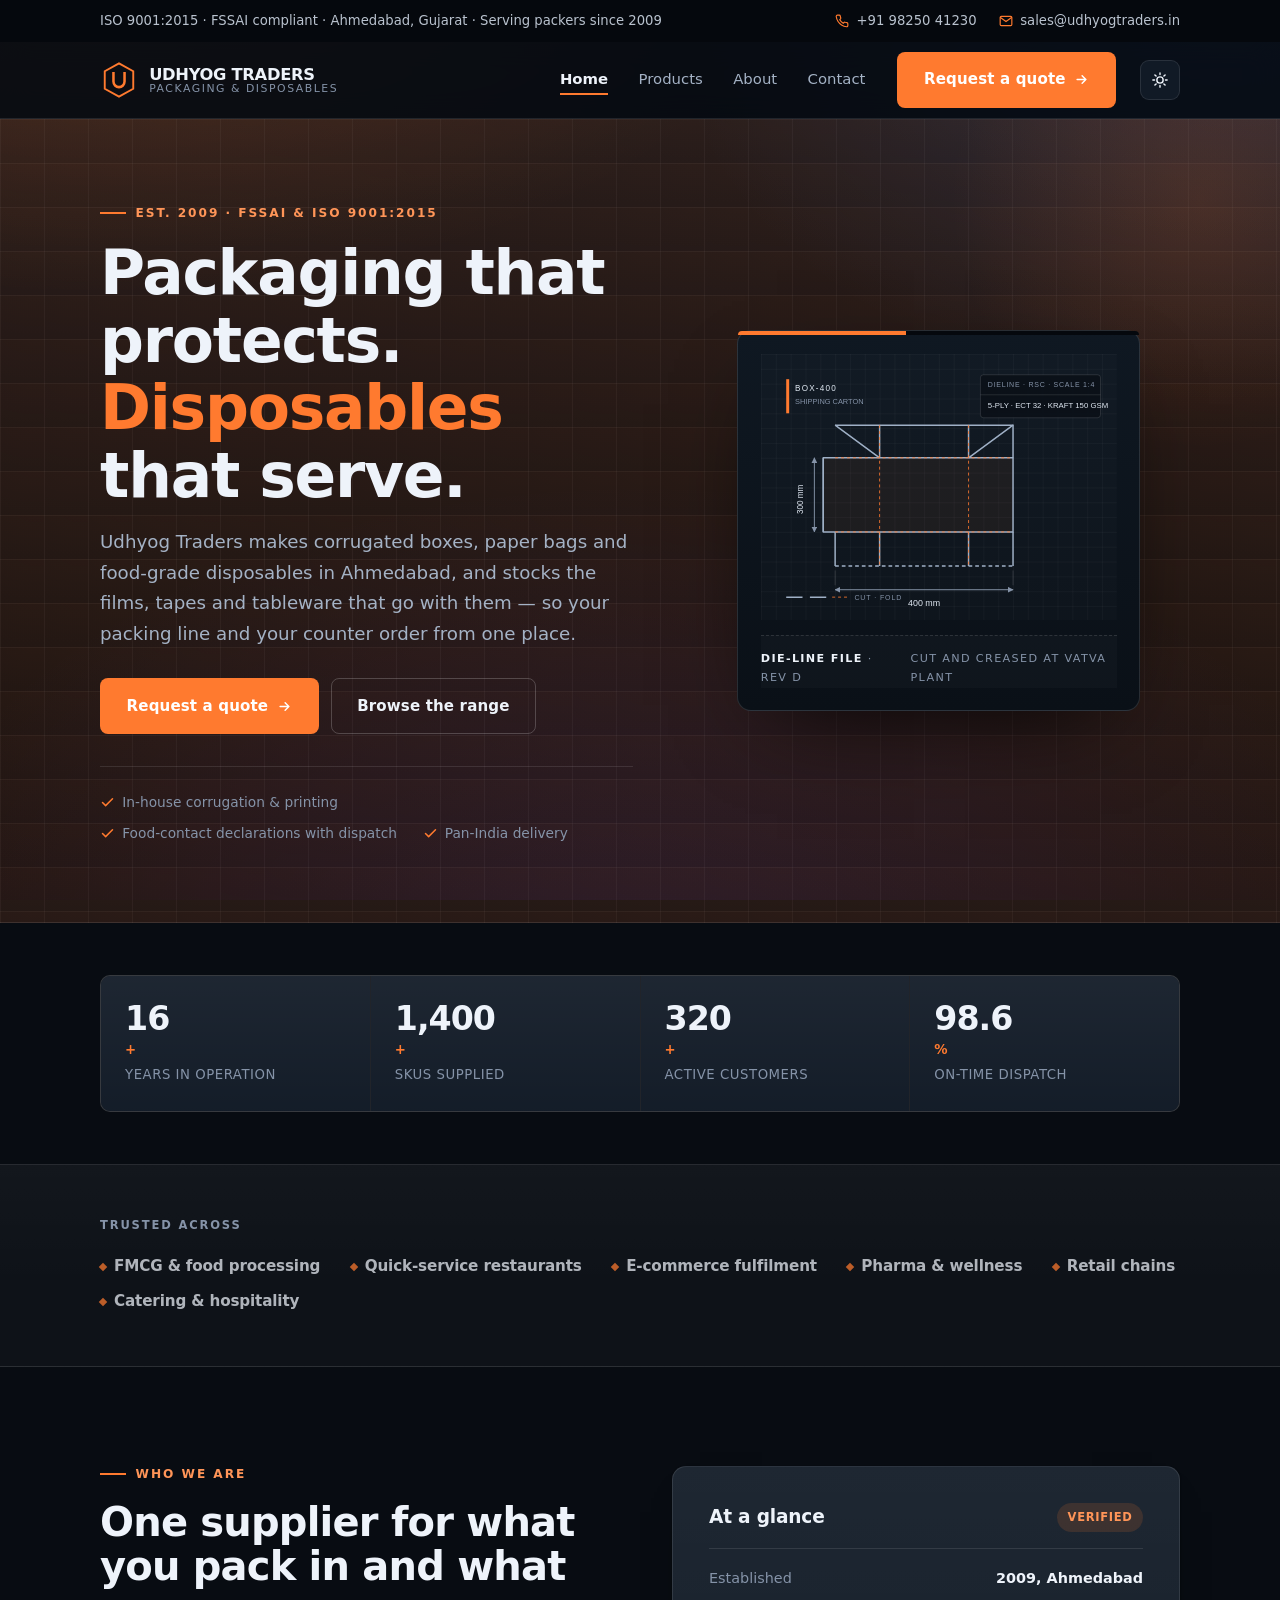
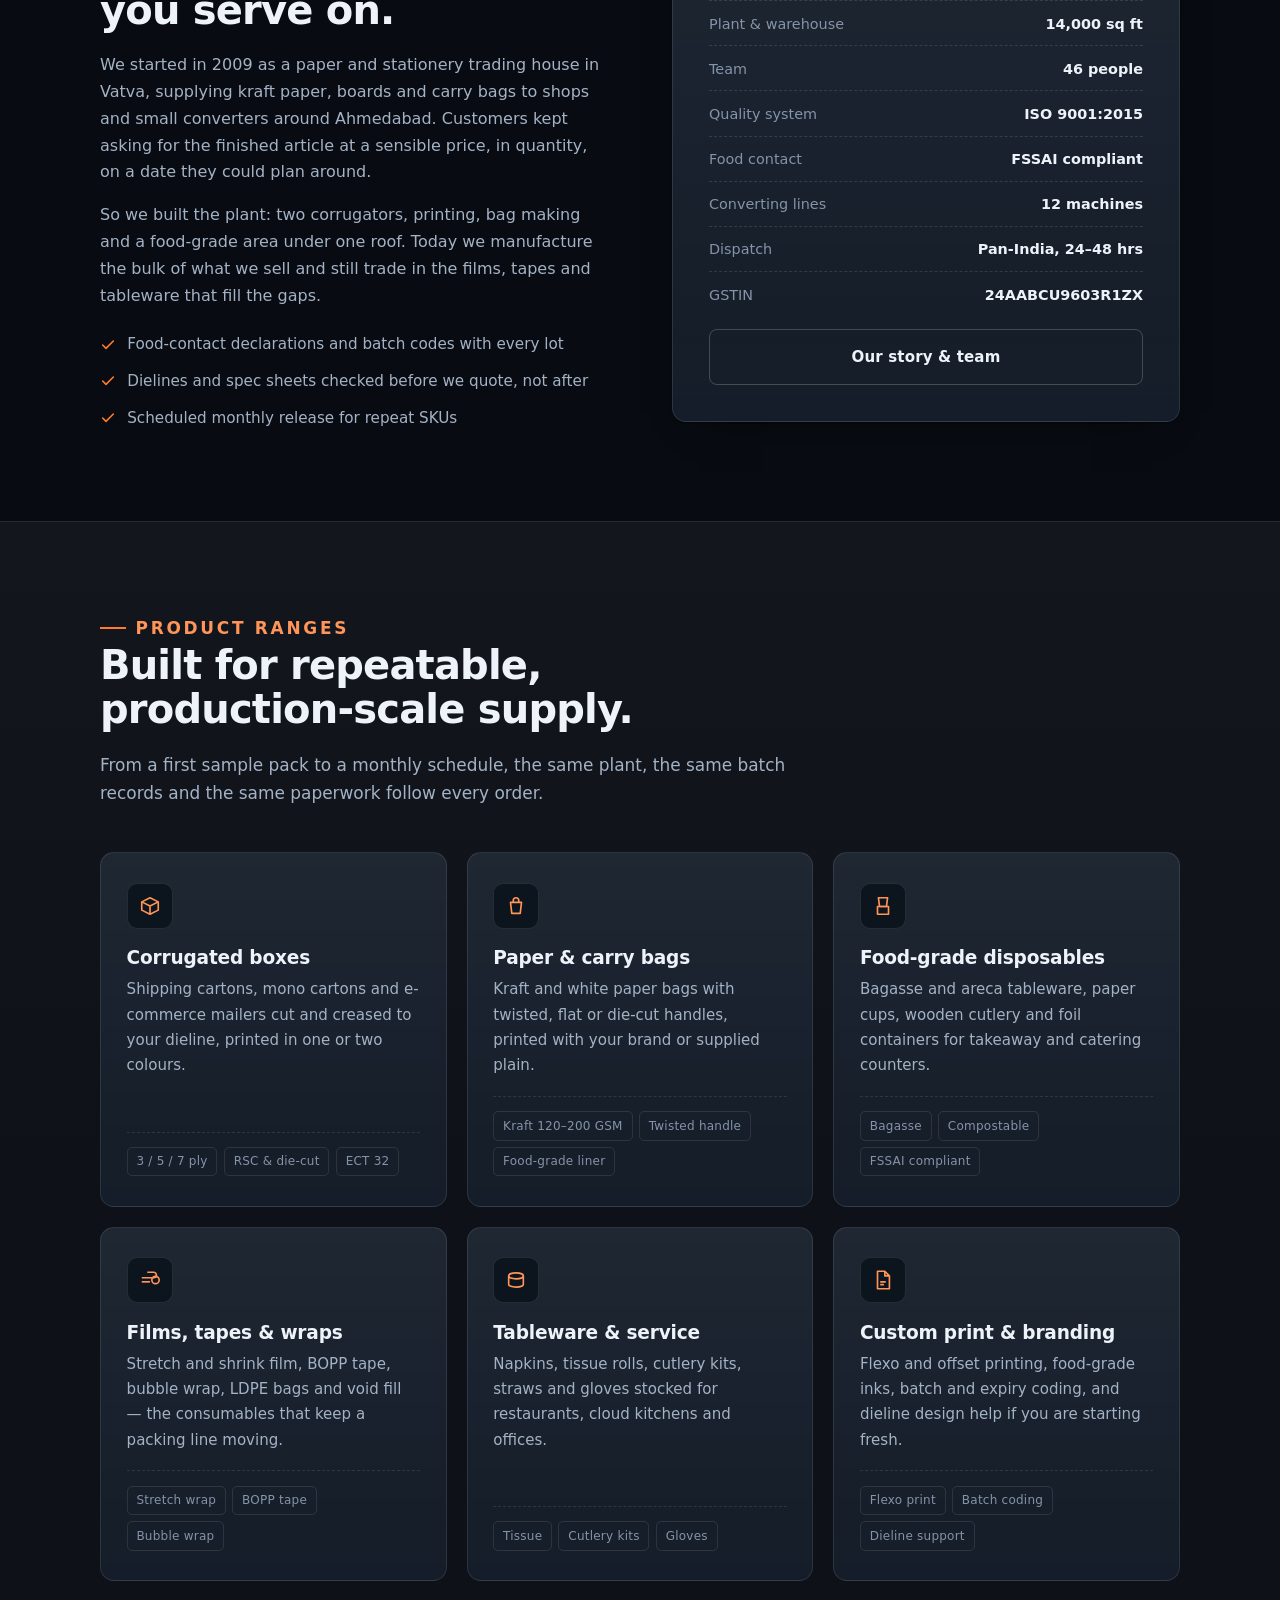
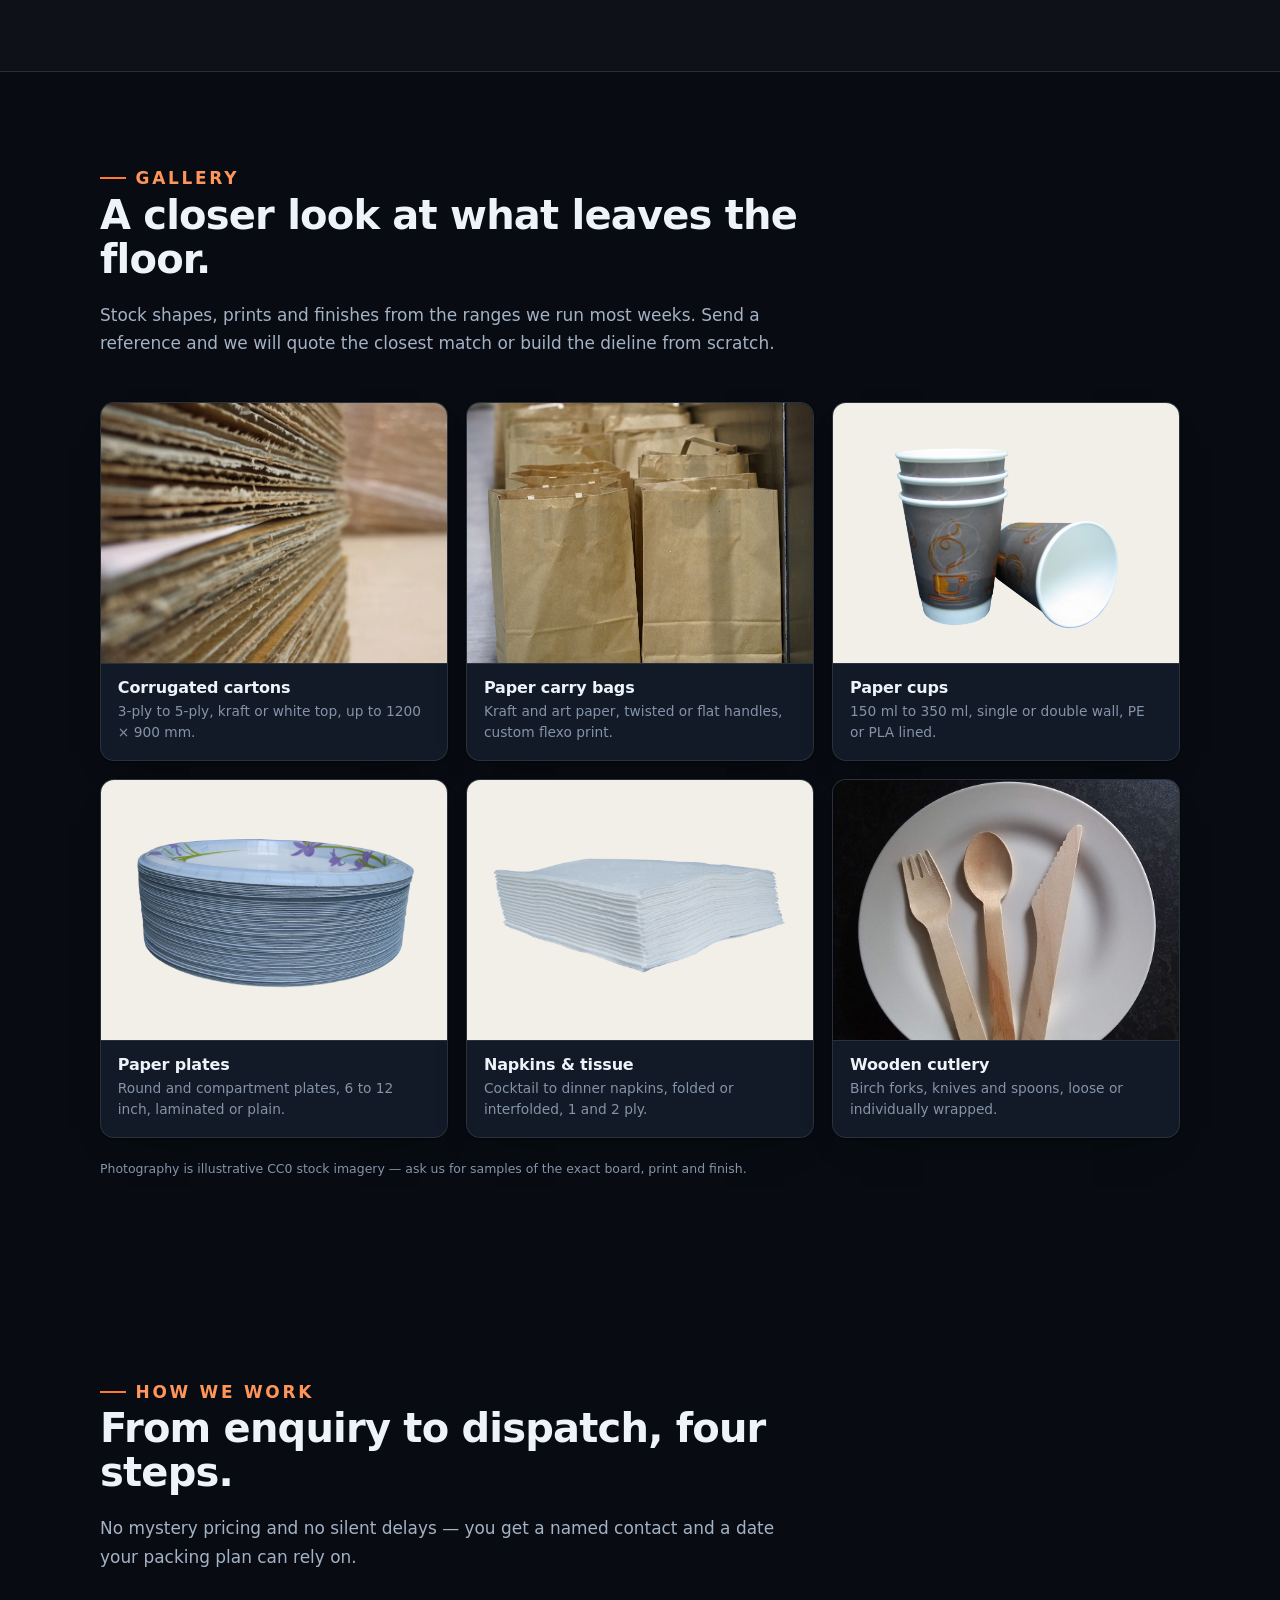
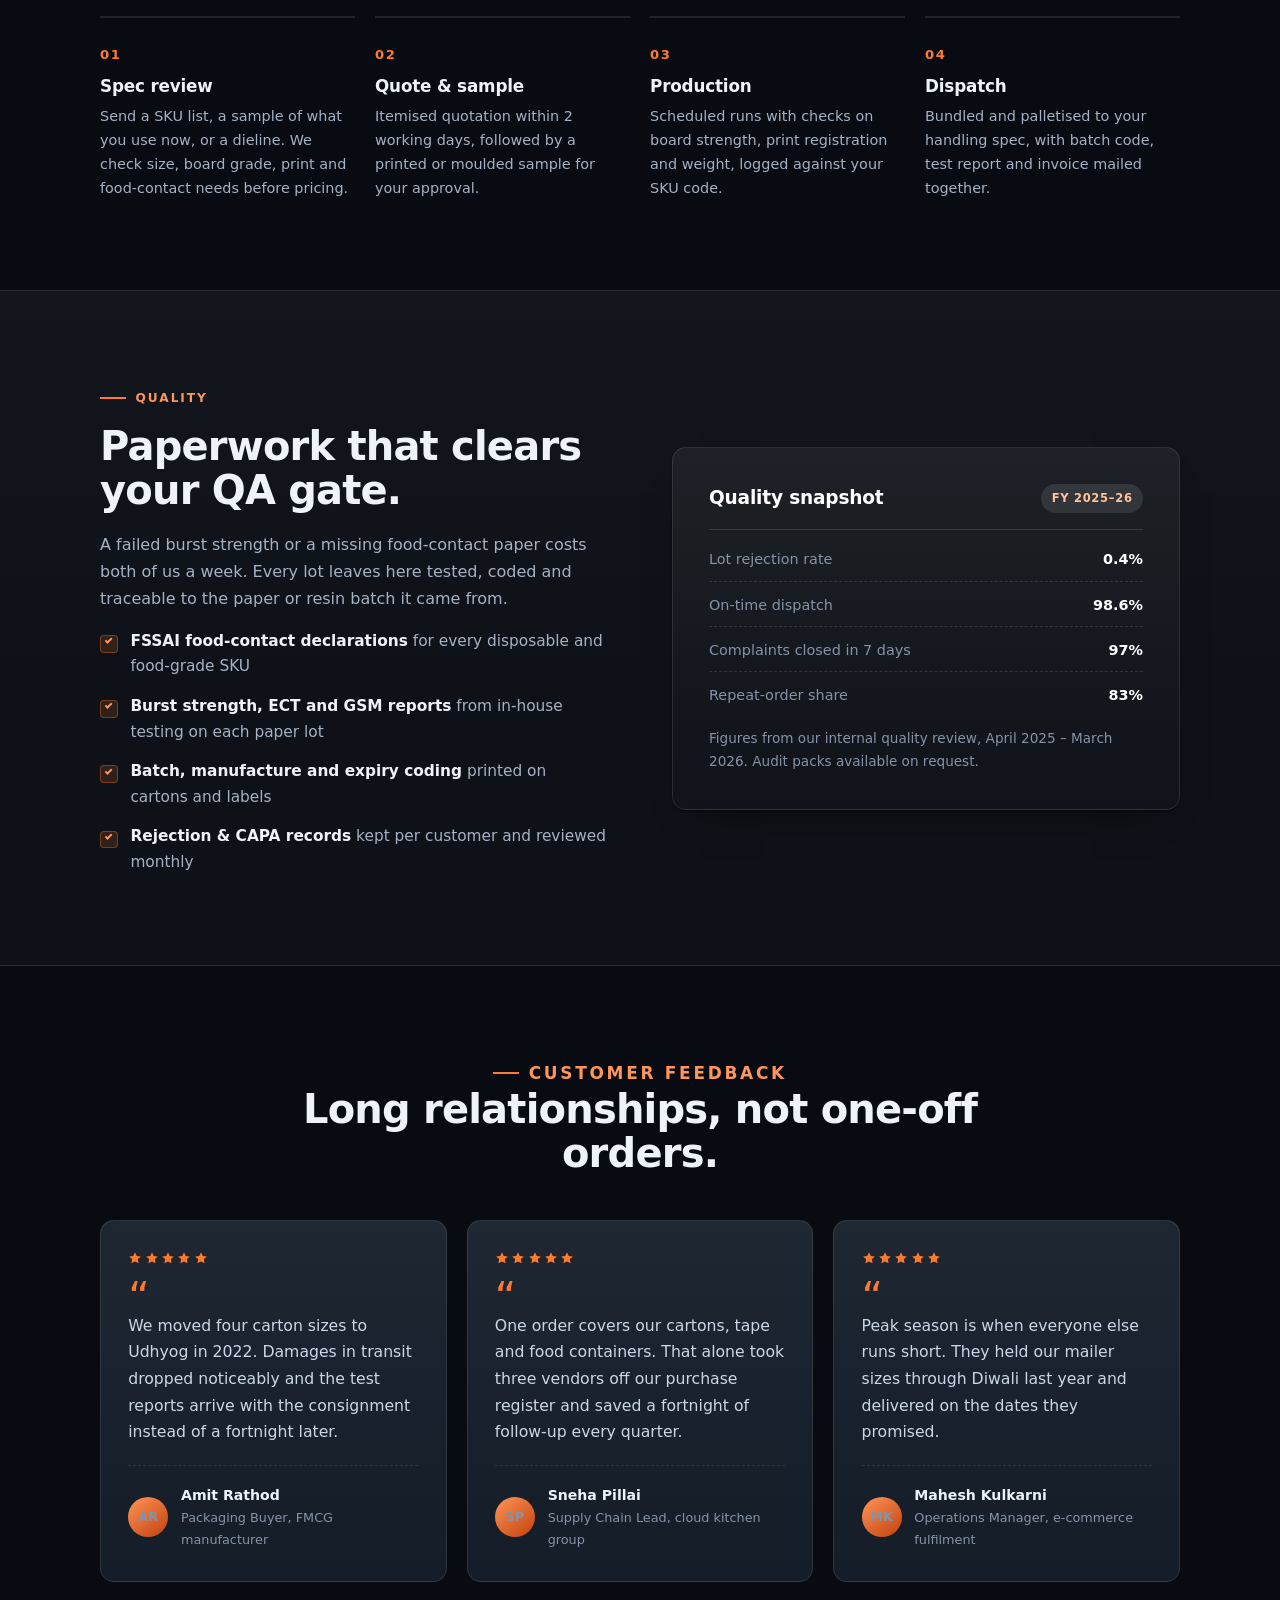
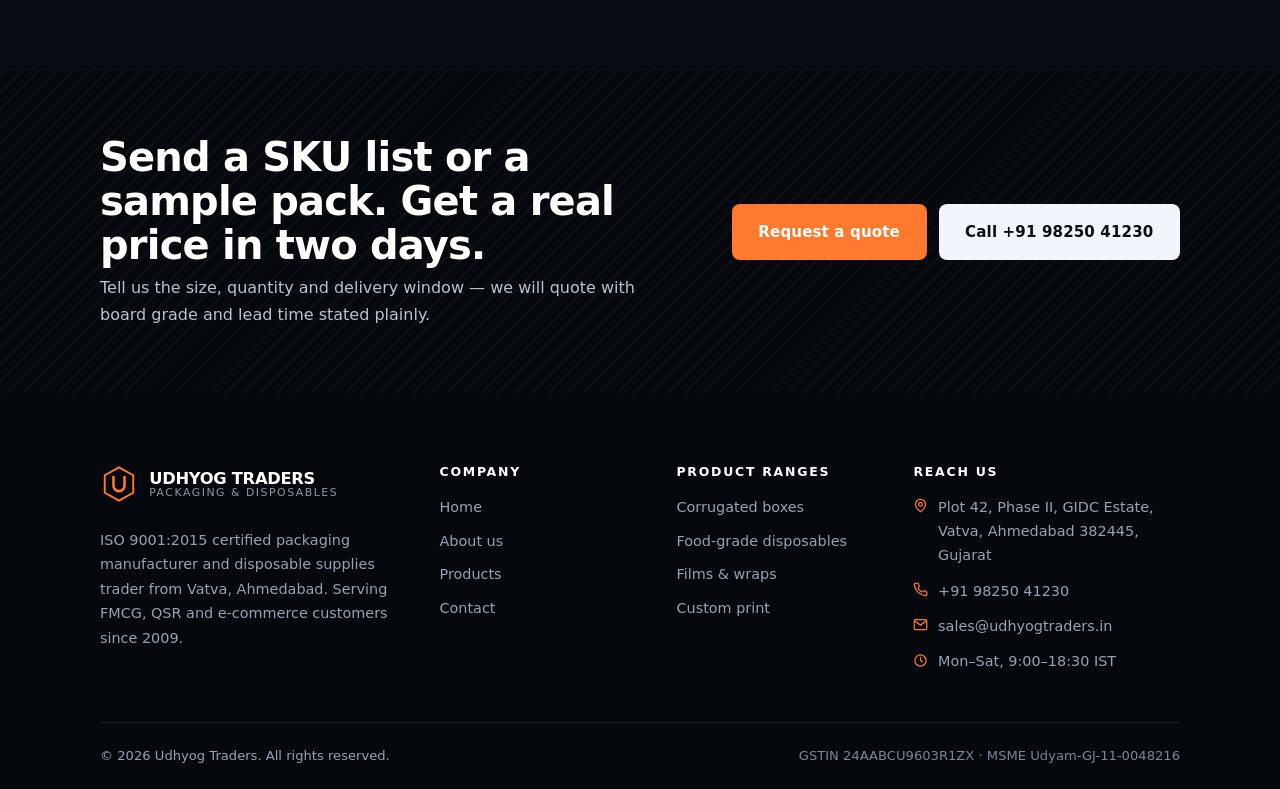
<file: index.html>
<!DOCTYPE html>
<html lang="en">
<head>
<meta charset="utf-8">
<meta name="viewport" content="width=device-width, initial-scale=1">
<meta http-equiv="Content-Security-Policy" content="default-src 'self'; script-src 'self'; style-src 'self' 'unsafe-inline' https://fonts.googleapis.com; font-src https://fonts.gstatic.com; img-src 'self' data:; connect-src 'self'; form-action 'self'; base-uri 'self'; object-src 'none'; upgrade-insecure-requests">
<meta name="referrer" content="strict-origin-when-cross-origin">
<title>Udhyog Traders — Packaging &amp; Disposable Supplies, Ahmedabad</title>
<meta name="description" content="Udhyog Traders manufactures corrugated boxes, paper bags and food-grade disposables in Ahmedabad and supplies films, tapes and tableware to FMCG, QSR and e-commerce customers across India.">
<link rel="icon" href="favicon.svg" type="image/svg+xml">
<link rel="preconnect" href="https://fonts.googleapis.com">
<link rel="preconnect" href="https://fonts.gstatic.com" crossorigin>
<link href="https://fonts.googleapis.com/css2?family=Inter:wght@400;500;600;700&family=Space+Grotesk:wght@500;600;700&display=swap" rel="stylesheet">
<script src="js/theme-init.js"></script>
<link rel="stylesheet" href="css/styles.css">
</head>
<body>
<a class="skip-link" href="#main">Skip to content</a>

<div class="topbar">
  <div class="container">
    <p class="topbar-note">ISO 9001:2015 · FSSAI compliant · Ahmedabad, Gujarat · Serving packers since 2009</p>
    <div class="topbar-contact">
      <a href="tel:+919825041230">
        <svg width="14" height="14" viewBox="0 0 24 24" fill="none" stroke="currentColor" stroke-width="2" stroke-linecap="round" aria-hidden="true"><path d="M22 16.9v3a2 2 0 0 1-2.2 2 19.8 19.8 0 0 1-8.6-3.1 19.5 19.5 0 0 1-6-6A19.8 19.8 0 0 1 2.1 4.2 2 2 0 0 1 4.1 2h3a2 2 0 0 1 2 1.7c.1 1 .4 1.9.7 2.8a2 2 0 0 1-.5 2.1L8.1 9.9a16 16 0 0 0 6 6l1.3-1.3a2 2 0 0 1 2.1-.4c.9.3 1.8.6 2.8.7a2 2 0 0 1 1.7 2z"/></svg>
        +91 98250 41230
      </a>
      <a href="mailto:sales@udhyogtraders.in">
        <svg width="14" height="14" viewBox="0 0 24 24" fill="none" stroke="currentColor" stroke-width="2" stroke-linecap="round" stroke-linejoin="round" aria-hidden="true"><rect x="2" y="4" width="20" height="16" rx="2"/><path d="m2.5 6 9.5 7 9.5-7"/></svg>
        sales@udhyogtraders.in
      </a>
    </div>
  </div>
</div>

<header class="site-header">
  <div class="container">
    <a class="brand" href="index.html" aria-label="Udhyog Traders — home">
      <svg class="brand-mark" viewBox="0 0 48 48" aria-hidden="true">
        <path d="M24 3 42 13v22L24 45 6 35V13z" fill="none" stroke="currentColor" stroke-width="2.4"/>
        <path d="M17 14v12a7 7 0 0 0 14 0V14" fill="none" stroke="currentColor" stroke-width="3.2"/>
      </svg>
      <span>
        <span class="brand-name">UDHYOG TRADERS</span>
        <span class="brand-tag">Packaging &amp; Disposables</span>
      </span>
    </a>

    <button class="nav-toggle" type="button" aria-expanded="false" aria-controls="primary-nav" aria-label="Toggle navigation">
      <span></span><span></span><span></span>
    </button>

    <nav class="nav" id="primary-nav" aria-label="Primary">
      <ul class="nav-links">
        <li><a href="index.html" aria-current="page">Home</a></li>
        <li><a href="products.html">Products</a></li>
        <li><a href="about.html">About</a></li>
        <li><a href="contact.html">Contact</a></li>
      </ul>
      <a class="btn" href="contact.html">Request a quote
        <svg width="15" height="15" viewBox="0 0 24 24" fill="none" stroke="currentColor" stroke-width="2.4" stroke-linecap="round" stroke-linejoin="round" aria-hidden="true"><path d="M5 12h14M13 6l6 6-6 6"/></svg>
      </a>
    </nav>

    <button class="theme-toggle" type="button" data-theme-toggle aria-label="Switch to light theme" aria-pressed="false">
      <svg class="icon-sun" viewBox="0 0 24 24" fill="none" stroke="currentColor" stroke-width="1.9" stroke-linecap="round" aria-hidden="true"><circle cx="12" cy="12" r="4.2"/><path d="M12 2.5v2.2M12 19.3v2.2M2.5 12h2.2M19.3 12h2.2M5.2 5.2l1.6 1.6M17.2 17.2l1.6 1.6M18.8 5.2l-1.6 1.6M6.8 17.2l-1.6 1.6"/></svg>
      <svg class="icon-moon" viewBox="0 0 24 24" fill="none" stroke="currentColor" stroke-width="1.9" stroke-linecap="round" stroke-linejoin="round" aria-hidden="true"><path d="M20 14.5A8.5 8.5 0 0 1 9.5 4a8.5 8.5 0 1 0 10.5 10.5z"/></svg>
    </button>
  </div>
</header>

<main id="main">

  <!-- Hero -->
  <section class="hero">
    <div class="container">
      <div class="hero-copy">
        <p class="eyebrow">Est. 2009 · FSSAI &amp; ISO 9001:2015</p>
        <h1>Packaging that protects.<br><span class="accent">Disposables</span> that serve.</h1>
        <p class="lead">Udhyog Traders makes corrugated boxes, paper bags and food-grade disposables in Ahmedabad, and stocks the films, tapes and tableware that go with them — so your packing line and your counter order from one place.</p>
        <div class="btn-row">
          <a class="btn" href="contact.html">Request a quote
            <svg width="15" height="15" viewBox="0 0 24 24" fill="none" stroke="currentColor" stroke-width="2.4" stroke-linecap="round" stroke-linejoin="round" aria-hidden="true"><path d="M5 12h14M13 6l6 6-6 6"/></svg>
          </a>
          <a class="btn btn--ghost" href="products.html">Browse the range</a>
        </div>
        <div class="hero-meta">
          <span>
            <svg width="15" height="15" viewBox="0 0 24 24" fill="none" stroke="currentColor" stroke-width="2.4" stroke-linecap="round" stroke-linejoin="round" aria-hidden="true"><path d="m20 6-11 11-5-5"/></svg>
            In-house corrugation &amp; printing
          </span>
          <span>
            <svg width="15" height="15" viewBox="0 0 24 24" fill="none" stroke="currentColor" stroke-width="2.4" stroke-linecap="round" stroke-linejoin="round" aria-hidden="true"><path d="m20 6-11 11-5-5"/></svg>
            Food-contact declarations with dispatch
          </span>
          <span>
            <svg width="15" height="15" viewBox="0 0 24 24" fill="none" stroke="currentColor" stroke-width="2.4" stroke-linecap="round" stroke-linejoin="round" aria-hidden="true"><path d="m20 6-11 11-5-5"/></svg>
            Pan-India delivery
          </span>
        </div>
      </div>

      <figure class="hero-art">
        <svg viewBox="0 0 480 360" role="img" aria-label="Die-line drawing of a five-ply corrugated shipping carton with dimensions and material specification">
          <defs>
            <pattern id="bp-grid" width="20" height="20" patternUnits="userSpaceOnUse">
              <path d="M20 0H0v20" fill="none" stroke="rgba(255,255,255,.07)" stroke-width="1"/>
            </pattern>
            <marker id="arrow" viewBox="0 0 10 10" refX="9" refY="5" markerWidth="6" markerHeight="6" orient="auto-start-reverse">
              <path d="M0 0 10 5 0 10z" fill="#8593a8"/>
            </marker>
          </defs>
          <rect width="480" height="360" fill="rgba(255,255,255,.012)"/>
          <rect width="480" height="360" fill="url(#bp-grid)"/>

          <!-- carton net: body panels -->
          <path d="M84 140h256v100H84z" fill="rgba(255,122,47,.06)" stroke="#9fb0c6" stroke-width="2" stroke-linejoin="round"/>
          <!-- glue flap -->
          <path d="M84 140v100" stroke="#9fb0c6" stroke-width="2"/>
          <!-- top flaps -->
          <path d="M100 96h60v44M160 96h120v44M280 96h60v44" fill="none" stroke="#9fb0c6" stroke-width="2"/>
          <path d="M100 96l60 44M340 96l-60 44" fill="none" stroke="#9fb0c6" stroke-width="2"/>
          <!-- bottom flaps -->
          <path d="M100 286v-46M160 286v-46M280 286v-46M340 286v-46" fill="none" stroke="#9fb0c6" stroke-width="2"/>
          <path d="M100 286h240" fill="none" stroke="#9fb0c6" stroke-width="2" stroke-dasharray="5 4"/>
          <!-- fold / crease lines -->
          <path d="M100 140h240M100 240h240M160 96v190M280 96v190" stroke="#ff7a2f" stroke-width="1.1" stroke-dasharray="4 4"/>

          <!-- horizontal dimension -->
          <path d="M100 318h240" stroke="#8593a8" stroke-width="1.3" marker-start="url(#arrow)" marker-end="url(#arrow)"/>
          <path d="M100 292v20M340 292v20" stroke="rgba(255,255,255,.16)" stroke-width="1.2"/>
          <text x="220" y="340" text-anchor="middle" font-family="Space Grotesk, sans-serif" font-size="12" fill="#dfe7f1">400 mm</text>

          <!-- vertical dimension -->
          <path d="M72 140v100" stroke="#8593a8" stroke-width="1.3" marker-start="url(#arrow)" marker-end="url(#arrow)"/>
          <text x="56" y="196" text-anchor="middle" font-family="Space Grotesk, sans-serif" font-size="11" fill="#dfe7f1" transform="rotate(-90 56 196)">300 mm</text>

          <!-- callout -->
          <rect x="296" y="28" width="162" height="58" rx="4" fill="rgba(10,16,24,.9)" stroke="rgba(255,255,255,.16)"/>
          <path d="M296 55h162" stroke="rgba(255,255,255,.14)"/>
          <text x="306" y="45" font-family="Space Grotesk, sans-serif" font-size="9.5" letter-spacing="1" fill="#8593a8">DIELINE · RSC · SCALE 1:4</text>
          <text x="306" y="73" font-family="Space Grotesk, sans-serif" font-size="10.5" fill="#dfe7f1">5-PLY · ECT 32 · KRAFT 150 GSM</text>

          <!-- accent marker -->
          <rect x="34" y="34" width="4" height="46" fill="#ff7a2f"/>
          <text x="46" y="50" font-family="Space Grotesk, sans-serif" font-size="11" letter-spacing="1.6" fill="#dfe7f1">BOX-400</text>
          <text x="46" y="68" font-family="Space Grotesk, sans-serif" font-size="10" fill="#8593a8">SHIPPING CARTON</text>

          <!-- legend -->
          <path d="M34 328h22M66 328h22" stroke="#9fb0c6" stroke-width="2"/>
          <path d="M96 328h22" stroke="#ff7a2f" stroke-width="1.1" stroke-dasharray="4 4"/>
          <text x="126" y="332" font-family="Space Grotesk, sans-serif" font-size="9.5" letter-spacing="1.2" fill="#8593a8">CUT · FOLD</text>
        </svg>
        <figcaption>
          <span><strong>Die-line file</strong> · Rev D</span>
          <span>Cut and creased at Vatva plant</span>
        </figcaption>
      </figure>
    </div>
  </section>

  <!-- Stats -->
  <section class="section--tight">
    <div class="container">
      <dl class="stats reveal">
        <div class="stat">
          <dt><strong>16<span class="unit">+</span></strong><span>Years in operation</span></dt>
        </div>
        <div class="stat">
          <dt><strong>1,400<span class="unit">+</span></strong><span>SKUs supplied</span></dt>
        </div>
        <div class="stat">
          <dt><strong>320<span class="unit">+</span></strong><span>Active customers</span></dt>
        </div>
        <div class="stat">
          <dt><strong>98.6<span class="unit">%</span></strong><span>On-time dispatch</span></dt>
        </div>
      </dl>
    </div>
  </section>

  <!-- Industries -->
  <section class="section--tight section--sand">
    <div class="container">
      <div class="industry-strip">
        <span class="label">Trusted across</span>
        <ul class="industry-list">
          <li>FMCG &amp; food processing</li>
          <li>Quick-service restaurants</li>
          <li>E-commerce fulfilment</li>
          <li>Pharma &amp; wellness</li>
          <li>Retail chains</li>
          <li>Catering &amp; hospitality</li>
        </ul>
      </div>
    </div>
  </section>

  <!-- About -->
  <section class="section">
    <div class="container split">
      <div class="reveal">
        <p class="eyebrow">Who we are</p>
        <h2>One supplier for what you pack in and what you serve on.</h2>
        <p>We started in 2009 as a paper and stationery trading house in Vatva, supplying kraft paper, boards and carry bags to shops and small converters around Ahmedabad. Customers kept asking for the finished article at a sensible price, in quantity, on a date they could plan around.</p>
        <p style="margin-bottom:0">So we built the plant: two corrugators, printing, bag making and a food-grade area under one roof. Today we manufacture the bulk of what we sell and still trade in the films, tapes and tableware that fill the gaps.</p>
        <ul class="checklist">
          <li>
            <svg width="16" height="16" viewBox="0 0 24 24" fill="none" stroke="currentColor" stroke-width="2.4" stroke-linecap="round" stroke-linejoin="round" aria-hidden="true"><path d="m20 6-11 11-5-5"/></svg>
            Food-contact declarations and batch codes with every lot
          </li>
          <li>
            <svg width="16" height="16" viewBox="0 0 24 24" fill="none" stroke="currentColor" stroke-width="2.4" stroke-linecap="round" stroke-linejoin="round" aria-hidden="true"><path d="m20 6-11 11-5-5"/></svg>
            Dielines and spec sheets checked before we quote, not after
          </li>
          <li>
            <svg width="16" height="16" viewBox="0 0 24 24" fill="none" stroke="currentColor" stroke-width="2.4" stroke-linecap="round" stroke-linejoin="round" aria-hidden="true"><path d="m20 6-11 11-5-5"/></svg>
            Scheduled monthly release for repeat SKUs
          </li>
        </ul>
      </div>

      <div class="panel reveal">
        <div class="panel-head">
          <h3>At a glance</h3>
          <span class="tag">Verified</span>
        </div>
        <div class="spec-list">
          <div><span>Established</span><span>2009, Ahmedabad</span></div>
          <div><span>Plant &amp; warehouse</span><span>14,000 sq ft</span></div>
          <div><span>Team</span><span>46 people</span></div>
          <div><span>Quality system</span><span>ISO 9001:2015</span></div>
          <div><span>Food contact</span><span>FSSAI compliant</span></div>
          <div><span>Converting lines</span><span>12 machines</span></div>
          <div><span>Dispatch</span><span>Pan-India, 24–48 hrs</span></div>
          <div><span>GSTIN</span><span>24AABCU9603R1ZX</span></div>
        </div>
        <a class="btn btn--ghost btn--block" href="about.html" style="margin-top:1.4rem">Our story &amp; team</a>
      </div>
    </div>
  </section>

  <!-- Product ranges -->
  <section class="section section--sand">
    <div class="container">
      <div class="section-head">
        <p class="eyebrow">Product ranges</p>
        <h2>Built for repeatable, production-scale supply.</h2>
        <p>From a first sample pack to a monthly schedule, the same plant, the same batch records and the same paperwork follow every order.</p>
      </div>

      <div class="grid grid--3">
        <article class="card reveal">
          <span class="card-icon" aria-hidden="true">
            <svg width="22" height="22" viewBox="0 0 24 24" fill="none" stroke="currentColor" stroke-width="1.8" stroke-linejoin="round"><path d="M3 7.5 12 3l9 4.5v9L12 21l-9-4.5z"/><path d="M3 7.5 12 12l9-4.5M12 12v9"/></svg>
          </span>
          <h3>Corrugated boxes</h3>
          <p>Shipping cartons, mono cartons and e-commerce mailers cut and creased to your dieline, printed in one or two colours.</p>
          <ul class="card-tags"><li>3 / 5 / 7 ply</li><li>RSC &amp; die-cut</li><li>ECT 32</li></ul>
        </article>

        <article class="card reveal">
          <span class="card-icon" aria-hidden="true">
            <svg width="22" height="22" viewBox="0 0 24 24" fill="none" stroke="currentColor" stroke-width="1.8" stroke-linejoin="round"><path d="M6 8h12l-1.4 12H7.4z"/><path d="M9 8V6a3 3 0 0 1 6 0v2"/></svg>
          </span>
          <h3>Paper &amp; carry bags</h3>
          <p>Kraft and white paper bags with twisted, flat or die-cut handles, printed with your brand or supplied plain.</p>
          <ul class="card-tags"><li>Kraft 120–200 GSM</li><li>Twisted handle</li><li>Food-grade liner</li></ul>
        </article>

        <article class="card reveal">
          <span class="card-icon" aria-hidden="true">
            <svg width="22" height="22" viewBox="0 0 24 24" fill="none" stroke="currentColor" stroke-width="1.8" stroke-linejoin="round"><path d="M7 3h10l-1.2 9.5H8.2z"/><path d="M6 12.5h12V21H6z"/></svg>
          </span>
          <h3>Food-grade disposables</h3>
          <p>Bagasse and areca tableware, paper cups, wooden cutlery and foil containers for takeaway and catering counters.</p>
          <ul class="card-tags"><li>Bagasse</li><li>Compostable</li><li>FSSAI compliant</li></ul>
        </article>

        <article class="card reveal">
          <span class="card-icon" aria-hidden="true">
            <svg width="22" height="22" viewBox="0 0 24 24" fill="none" stroke="currentColor" stroke-width="1.8" stroke-linejoin="round"><path d="M3 9.5h13a3 3 0 0 0 0-6H9"/><circle cx="18" cy="12" r="4"/><path d="M3 14h9"/></svg>
          </span>
          <h3>Films, tapes &amp; wraps</h3>
          <p>Stretch and shrink film, BOPP tape, bubble wrap, LDPE bags and void fill — the consumables that keep a packing line moving.</p>
          <ul class="card-tags"><li>Stretch wrap</li><li>BOPP tape</li><li>Bubble wrap</li></ul>
        </article>

        <article class="card reveal">
          <span class="card-icon" aria-hidden="true">
            <svg width="22" height="22" viewBox="0 0 24 24" fill="none" stroke="currentColor" stroke-width="1.8" stroke-linejoin="round"><ellipse cx="12" cy="7.5" rx="8" ry="3.2"/><path d="M4 7.5v9c0 1.8 3.6 3.2 8 3.2s8-1.4 8-3.2v-9"/></svg>
          </span>
          <h3>Tableware &amp; service</h3>
          <p>Napkins, tissue rolls, cutlery kits, straws and gloves stocked for restaurants, cloud kitchens and offices.</p>
          <ul class="card-tags"><li>Tissue</li><li>Cutlery kits</li><li>Gloves</li></ul>
        </article>

        <article class="card reveal">
          <span class="card-icon" aria-hidden="true">
            <svg width="22" height="22" viewBox="0 0 24 24" fill="none" stroke="currentColor" stroke-width="1.8" stroke-linejoin="round"><path d="M6 2.5h8l5 5v14H6z"/><path d="M14 2.5v5h5"/><path d="M9 14h6M9 17h4"/></svg>
          </span>
          <h3>Custom print &amp; branding</h3>
          <p>Flexo and offset printing, food-grade inks, batch and expiry coding, and dieline design help if you are starting fresh.</p>
          <ul class="card-tags"><li>Flexo print</li><li>Batch coding</li><li>Dieline support</li></ul>
        </article>
      </div>
    </div>
  </section>

  <!-- Product gallery -->
  <section class="section">
    <div class="container">
      <div class="section-head">
        <p class="eyebrow">Gallery</p>
        <h2>A closer look at what leaves the floor.</h2>
        <p>Stock shapes, prints and finishes from the ranges we run most weeks. Send a reference and we will quote the closest match or build the dieline from scratch.</p>
      </div>

      <div class="gallery-grid">
        <figure class="gallery-item reveal">
          <div class="gallery-shot">
            <img src="assets/gallery/cartons.webp" alt="Close-up of stacked corrugated board showing the fluted layers" width="1024" height="576" loading="lazy" decoding="async">
          </div>
          <figcaption class="gallery-cap">
            <h3>Corrugated cartons</h3>
            <p>3-ply to 5-ply, kraft or white top, up to 1200 &times; 900 mm.</p>
          </figcaption>
        </figure>
        <figure class="gallery-item reveal">
          <div class="gallery-shot">
            <img src="assets/gallery/bags-row.jpg" alt="Row of kraft paper carry bags with twisted handles" width="1365" height="2048" loading="lazy" decoding="async">
          </div>
          <figcaption class="gallery-cap">
            <h3>Paper carry bags</h3>
            <p>Kraft and art paper, twisted or flat handles, custom flexo print.</p>
          </figcaption>
        </figure>
        <figure class="gallery-item reveal">
          <div class="gallery-shot gallery-shot--cutout">
            <img src="assets/gallery/cups.png" alt="Stack of printed paper cups with one cup lying on its side" width="960" height="842" loading="lazy" decoding="async">
          </div>
          <figcaption class="gallery-cap">
            <h3>Paper cups</h3>
            <p>150 ml to 350 ml, single or double wall, PE or PLA lined.</p>
          </figcaption>
        </figure>
        <figure class="gallery-item reveal">
          <div class="gallery-shot gallery-shot--cutout">
            <img src="assets/gallery/plates.png" alt="Tall stack of printed disposable paper plates" width="960" height="529" loading="lazy" decoding="async">
          </div>
          <figcaption class="gallery-cap">
            <h3>Paper plates</h3>
            <p>Round and compartment plates, 6 to 12 inch, laminated or plain.</p>
          </figcaption>
        </figure>
        <figure class="gallery-item reveal">
          <div class="gallery-shot gallery-shot--cutout">
            <img src="assets/gallery/napkins.png" alt="Neat stack of folded white paper napkins" width="960" height="445" loading="lazy" decoding="async">
          </div>
          <figcaption class="gallery-cap">
            <h3>Napkins &amp; tissue</h3>
            <p>Cocktail to dinner napkins, folded or interfolded, 1 and 2 ply.</p>
          </figcaption>
        </figure>
        <figure class="gallery-item reveal">
          <div class="gallery-shot">
            <img src="assets/gallery/cutlery.jpg" alt="Bamboo fork, spoon and knife laid on a white plate" width="960" height="1280" loading="lazy" decoding="async">
          </div>
          <figcaption class="gallery-cap">
            <h3>Wooden cutlery</h3>
            <p>Birch forks, knives and spoons, loose or individually wrapped.</p>
          </figcaption>
        </figure>
      </div>

      <p class="gallery-note">Photography is illustrative CC0 stock imagery &mdash; ask us for samples of the exact board, print and finish.</p>
    </div>
  </section>

  <!-- Process -->
  <section class="section">
    <div class="container">
      <div class="section-head">
        <p class="eyebrow">How we work</p>
        <h2>From enquiry to dispatch, four steps.</h2>
        <p>No mystery pricing and no silent delays — you get a named contact and a date your packing plan can rely on.</p>
      </div>

      <div class="process">
        <article class="step reveal">
          <h3>Spec review</h3>
          <p>Send a SKU list, a sample of what you use now, or a dieline. We check size, board grade, print and food-contact needs before pricing.</p>
        </article>
        <article class="step reveal">
          <h3>Quote &amp; sample</h3>
          <p>Itemised quotation within 2 working days, followed by a printed or moulded sample for your approval.</p>
        </article>
        <article class="step reveal">
          <h3>Production</h3>
          <p>Scheduled runs with checks on board strength, print registration and weight, logged against your SKU code.</p>
        </article>
        <article class="step reveal">
          <h3>Dispatch</h3>
          <p>Bundled and palletised to your handling spec, with batch code, test report and invoice mailed together.</p>
        </article>
      </div>
    </div>
  </section>

  <!-- Quality -->
  <section class="section section--sand">
    <div class="container split">
      <div class="reveal">
        <p class="eyebrow">Quality</p>
        <h2>Paperwork that clears your QA gate.</h2>
        <p>A failed burst strength or a missing food-contact paper costs both of us a week. Every lot leaves here tested, coded and traceable to the paper or resin batch it came from.</p>
        <ul class="feature-list">
          <li><strong>FSSAI food-contact declarations</strong> for every disposable and food-grade SKU</li>
          <li><strong>Burst strength, ECT and GSM reports</strong> from in-house testing on each paper lot</li>
          <li><strong>Batch, manufacture and expiry coding</strong> printed on cartons and labels</li>
          <li><strong>Rejection &amp; CAPA records</strong> kept per customer and reviewed monthly</li>
        </ul>
      </div>

      <div class="panel panel--ink reveal">
        <div class="panel-head">
          <h3>Quality snapshot</h3>
          <span class="tag tag--light">FY 2025–26</span>
        </div>
        <dl class="spec-list">
          <div><span>Lot rejection rate</span><span style="color:#fff">0.4%</span></div>
          <div><span>On-time dispatch</span><span style="color:#fff">98.6%</span></div>
          <div><span>Complaints closed in 7 days</span><span style="color:#fff">97%</span></div>
          <div><span>Repeat-order share</span><span style="color:#fff">83%</span></div>
        </dl>
        <p style="margin:1.25rem 0 0;font-size:.85rem;color:#8593a8">Figures from our internal quality review, April 2025 – March 2026. Audit packs available on request.</p>
      </div>
    </div>
  </section>

  <!-- Testimonials -->
  <section class="section">
    <div class="container">
      <div class="section-head section-head--center">
        <p class="eyebrow">Customer feedback</p>
        <h2>Long relationships, not one-off orders.</h2>
      </div>

      <div class="grid grid--3">
        <figure class="quote-card reveal" style="margin:0">
          <div class="stars" aria-label="5 out of 5">
            <svg width="14" height="14" viewBox="0 0 24 24" fill="currentColor" aria-hidden="true"><path d="m12 2 3 6.6 7 .8-5.2 4.8 1.4 7L12 17.8 5.8 21.2l1.4-7L2 9.4l7-.8z"/></svg>
            <svg width="14" height="14" viewBox="0 0 24 24" fill="currentColor" aria-hidden="true"><path d="m12 2 3 6.6 7 .8-5.2 4.8 1.4 7L12 17.8 5.8 21.2l1.4-7L2 9.4l7-.8z"/></svg>
            <svg width="14" height="14" viewBox="0 0 24 24" fill="currentColor" aria-hidden="true"><path d="m12 2 3 6.6 7 .8-5.2 4.8 1.4 7L12 17.8 5.8 21.2l1.4-7L2 9.4l7-.8z"/></svg>
            <svg width="14" height="14" viewBox="0 0 24 24" fill="currentColor" aria-hidden="true"><path d="m12 2 3 6.6 7 .8-5.2 4.8 1.4 7L12 17.8 5.8 21.2l1.4-7L2 9.4l7-.8z"/></svg>
            <svg width="14" height="14" viewBox="0 0 24 24" fill="currentColor" aria-hidden="true"><path d="m12 2 3 6.6 7 .8-5.2 4.8 1.4 7L12 17.8 5.8 21.2l1.4-7L2 9.4l7-.8z"/></svg>
          </div>
          <blockquote>We moved four carton sizes to Udhyog in 2022. Damages in transit dropped noticeably and the test reports arrive with the consignment instead of a fortnight later.</blockquote>
          <figcaption class="quote-by">
            <span class="avatar">AR</span>
            <span><strong>Amit Rathod</strong><span>Packaging Buyer, FMCG manufacturer</span></span>
          </figcaption>
        </figure>

        <figure class="quote-card reveal" style="margin:0">
          <div class="stars" aria-label="5 out of 5">
            <svg width="14" height="14" viewBox="0 0 24 24" fill="currentColor" aria-hidden="true"><path d="m12 2 3 6.6 7 .8-5.2 4.8 1.4 7L12 17.8 5.8 21.2l1.4-7L2 9.4l7-.8z"/></svg>
            <svg width="14" height="14" viewBox="0 0 24 24" fill="currentColor" aria-hidden="true"><path d="m12 2 3 6.6 7 .8-5.2 4.8 1.4 7L12 17.8 5.8 21.2l1.4-7L2 9.4l7-.8z"/></svg>
            <svg width="14" height="14" viewBox="0 0 24 24" fill="currentColor" aria-hidden="true"><path d="m12 2 3 6.6 7 .8-5.2 4.8 1.4 7L12 17.8 5.8 21.2l1.4-7L2 9.4l7-.8z"/></svg>
            <svg width="14" height="14" viewBox="0 0 24 24" fill="currentColor" aria-hidden="true"><path d="m12 2 3 6.6 7 .8-5.2 4.8 1.4 7L12 17.8 5.8 21.2l1.4-7L2 9.4l7-.8z"/></svg>
            <svg width="14" height="14" viewBox="0 0 24 24" fill="currentColor" aria-hidden="true"><path d="m12 2 3 6.6 7 .8-5.2 4.8 1.4 7L12 17.8 5.8 21.2l1.4-7L2 9.4l7-.8z"/></svg>
          </div>
          <blockquote>One order covers our cartons, tape and food containers. That alone took three vendors off our purchase register and saved a fortnight of follow-up every quarter.</blockquote>
          <figcaption class="quote-by">
            <span class="avatar">SP</span>
            <span><strong>Sneha Pillai</strong><span>Supply Chain Lead, cloud kitchen group</span></span>
          </figcaption>
        </figure>

        <figure class="quote-card reveal" style="margin:0">
          <div class="stars" aria-label="5 out of 5">
            <svg width="14" height="14" viewBox="0 0 24 24" fill="currentColor" aria-hidden="true"><path d="m12 2 3 6.6 7 .8-5.2 4.8 1.4 7L12 17.8 5.8 21.2l1.4-7L2 9.4l7-.8z"/></svg>
            <svg width="14" height="14" viewBox="0 0 24 24" fill="currentColor" aria-hidden="true"><path d="m12 2 3 6.6 7 .8-5.2 4.8 1.4 7L12 17.8 5.8 21.2l1.4-7L2 9.4l7-.8z"/></svg>
            <svg width="14" height="14" viewBox="0 0 24 24" fill="currentColor" aria-hidden="true"><path d="m12 2 3 6.6 7 .8-5.2 4.8 1.4 7L12 17.8 5.8 21.2l1.4-7L2 9.4l7-.8z"/></svg>
            <svg width="14" height="14" viewBox="0 0 24 24" fill="currentColor" aria-hidden="true"><path d="m12 2 3 6.6 7 .8-5.2 4.8 1.4 7L12 17.8 5.8 21.2l1.4-7L2 9.4l7-.8z"/></svg>
            <svg width="14" height="14" viewBox="0 0 24 24" fill="currentColor" aria-hidden="true"><path d="m12 2 3 6.6 7 .8-5.2 4.8 1.4 7L12 17.8 5.8 21.2l1.4-7L2 9.4l7-.8z"/></svg>
          </div>
          <blockquote>Peak season is when everyone else runs short. They held our mailer sizes through Diwali last year and delivered on the dates they promised.</blockquote>
          <figcaption class="quote-by">
            <span class="avatar">MK</span>
            <span><strong>Mahesh Kulkarni</strong><span>Operations Manager, e-commerce fulfilment</span></span>
          </figcaption>
        </figure>
      </div>
    </div>
  </section>

  <!-- CTA -->
  <section class="cta-band">
    <div class="container">
      <div>
        <h2>Send a SKU list or a sample pack. Get a real price in two days.</h2>
        <p>Tell us the size, quantity and delivery window — we will quote with board grade and lead time stated plainly.</p>
      </div>
      <div class="btn-row">
        <a class="btn" href="contact.html">Request a quote</a>
        <a class="btn btn--light" href="tel:+919825041230">Call +91 98250 41230</a>
      </div>
    </div>
  </section>

</main>

<footer class="site-footer">
  <div class="container">
    <div class="footer-grid">
      <div class="footer-about">
        <a class="brand" href="index.html" aria-label="Udhyog Traders — home">
          <svg class="brand-mark" viewBox="0 0 48 48" aria-hidden="true">
            <path d="M24 3 42 13v22L24 45 6 35V13z" fill="none" stroke="currentColor" stroke-width="2.4"/>
            <path d="M17 14v12a7 7 0 0 0 14 0V14" fill="none" stroke="currentColor" stroke-width="3.2"/>
          </svg>
          <span>
            <span class="brand-name">UDHYOG TRADERS</span>
            <span class="brand-tag">Packaging &amp; Disposables</span>
          </span>
        </a>
        <p>ISO 9001:2015 certified packaging manufacturer and disposable supplies trader from Vatva, Ahmedabad. Serving FMCG, QSR and e-commerce customers since 2009.</p>
      </div>

      <div>
        <h4>Company</h4>
        <ul class="footer-links">
          <li><a href="index.html">Home</a></li>
          <li><a href="about.html">About us</a></li>
          <li><a href="products.html">Products</a></li>
          <li><a href="contact.html">Contact</a></li>
        </ul>
      </div>

      <div>
        <h4>Product ranges</h4>
        <ul class="footer-links">
          <li><a href="products.html#corrugated">Corrugated boxes</a></li>
          <li><a href="products.html#food-grade">Food-grade disposables</a></li>
          <li><a href="products.html#films">Films &amp; wraps</a></li>
          <li><a href="products.html#custom">Custom print</a></li>
        </ul>
      </div>

      <div>
        <h4>Reach us</h4>
        <ul class="footer-contact">
          <li>
            <svg width="15" height="15" viewBox="0 0 24 24" fill="none" stroke="currentColor" stroke-width="2" stroke-linecap="round" stroke-linejoin="round" aria-hidden="true"><path d="M20 10c0 6-8 12-8 12s-8-6-8-12a8 8 0 0 1 16 0z"/><circle cx="12" cy="10" r="3"/></svg>
            <span>Plot 42, Phase II, GIDC Estate,<br>Vatva, Ahmedabad 382445, Gujarat</span>
          </li>
          <li>
            <svg width="15" height="15" viewBox="0 0 24 24" fill="none" stroke="currentColor" stroke-width="2" stroke-linecap="round" aria-hidden="true"><path d="M22 16.9v3a2 2 0 0 1-2.2 2 19.8 19.8 0 0 1-8.6-3.1 19.5 19.5 0 0 1-6-6A19.8 19.8 0 0 1 2.1 4.2 2 2 0 0 1 4.1 2h3a2 2 0 0 1 2 1.7c.1 1 .4 1.9.7 2.8a2 2 0 0 1-.5 2.1L8.1 9.9a16 16 0 0 0 6 6l1.3-1.3a2 2 0 0 1 2.1-.4c.9.3 1.8.6 2.8.7a2 2 0 0 1 1.7 2z"/></svg>
            <a href="tel:+919825041230">+91 98250 41230</a>
          </li>
          <li>
            <svg width="15" height="15" viewBox="0 0 24 24" fill="none" stroke="currentColor" stroke-width="2" stroke-linecap="round" stroke-linejoin="round" aria-hidden="true"><rect x="2" y="4" width="20" height="16" rx="2"/><path d="m2.5 6 9.5 7 9.5-7"/></svg>
            <a href="mailto:sales@udhyogtraders.in">sales@udhyogtraders.in</a>
          </li>
          <li>
            <svg width="15" height="15" viewBox="0 0 24 24" fill="none" stroke="currentColor" stroke-width="2" stroke-linecap="round" stroke-linejoin="round" aria-hidden="true"><circle cx="12" cy="12" r="9"/><path d="M12 7v5l3 2"/></svg>
            <span>Mon–Sat, 9:00–18:30 IST</span>
          </li>
        </ul>
      </div>
    </div>

    <div class="footer-bottom">
      <p>© <span data-year>2026</span> Udhyog Traders. All rights reserved.</p>
      <p class="gst">GSTIN 24AABCU9603R1ZX · MSME Udyam-GJ-11-0048216</p>
    </div>
  </div>
</footer>

<script src="js/main.js"></script>
</body>
</html>
</file>
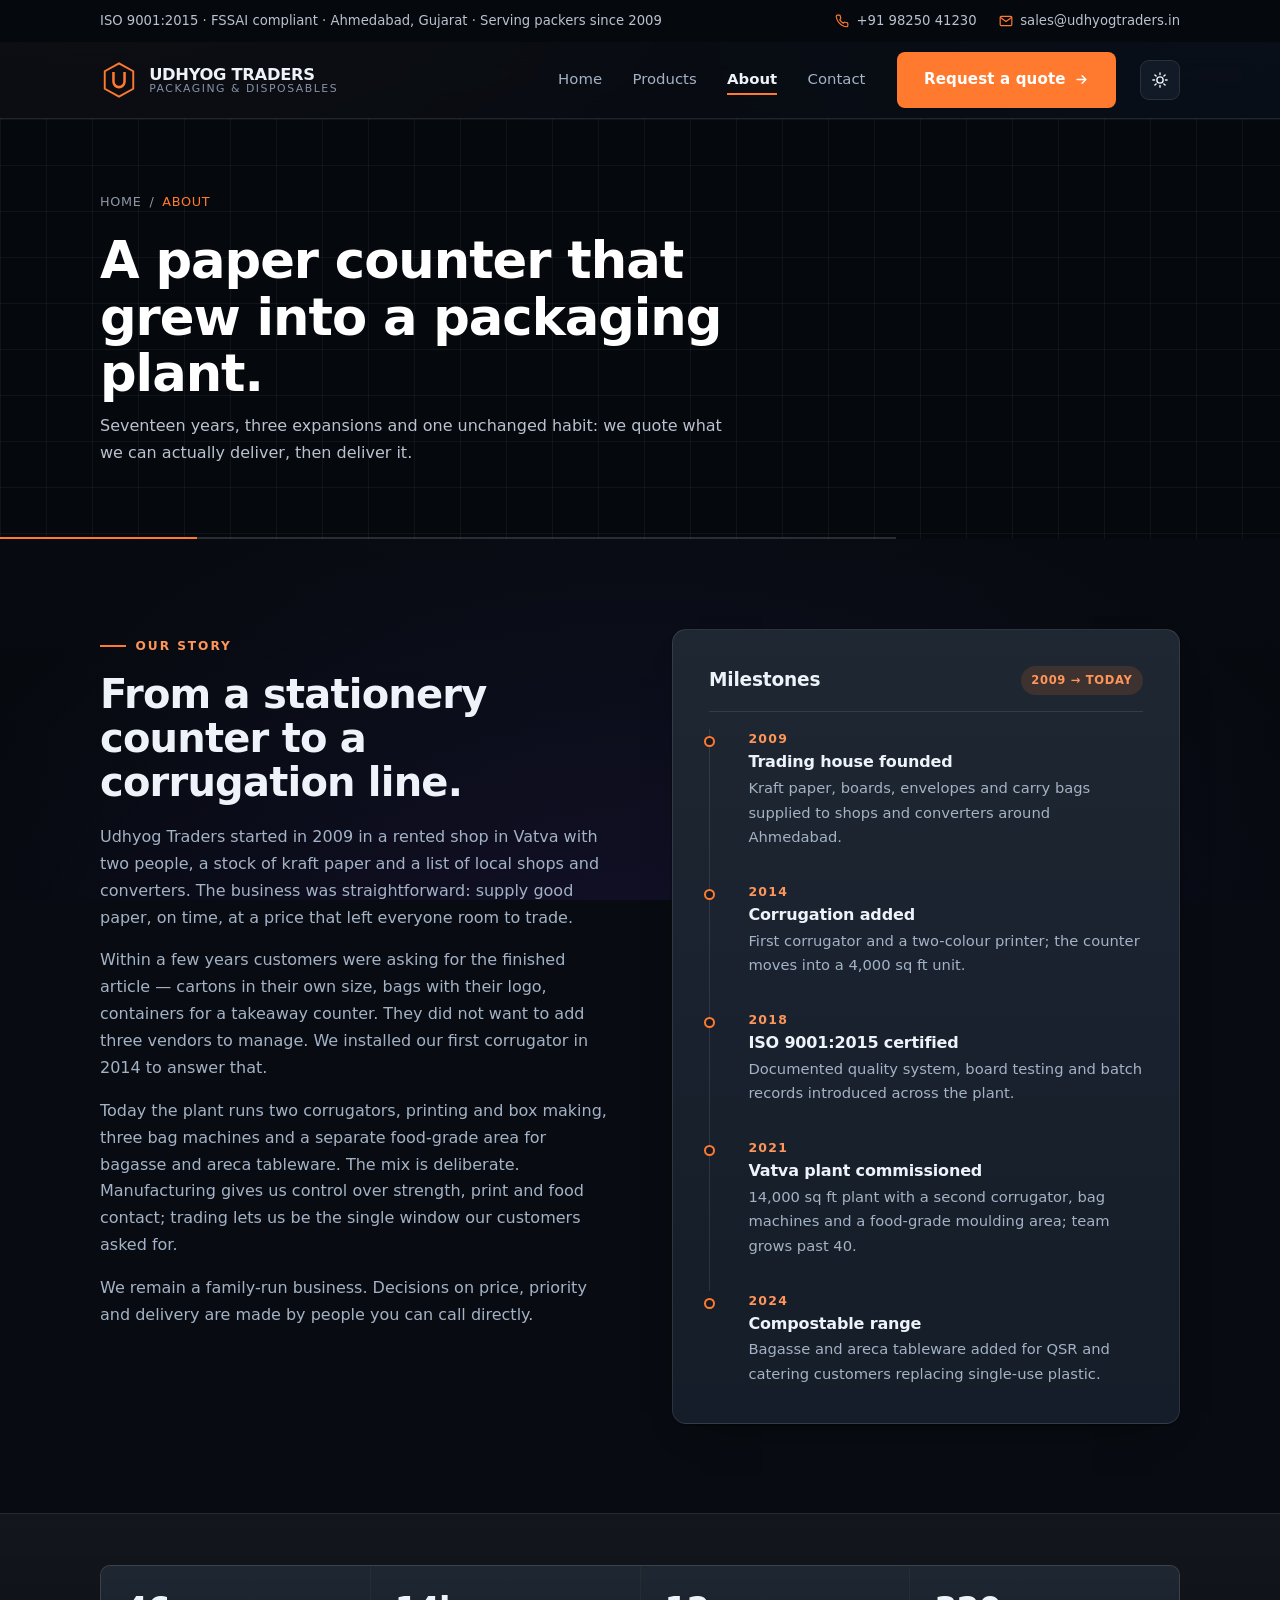
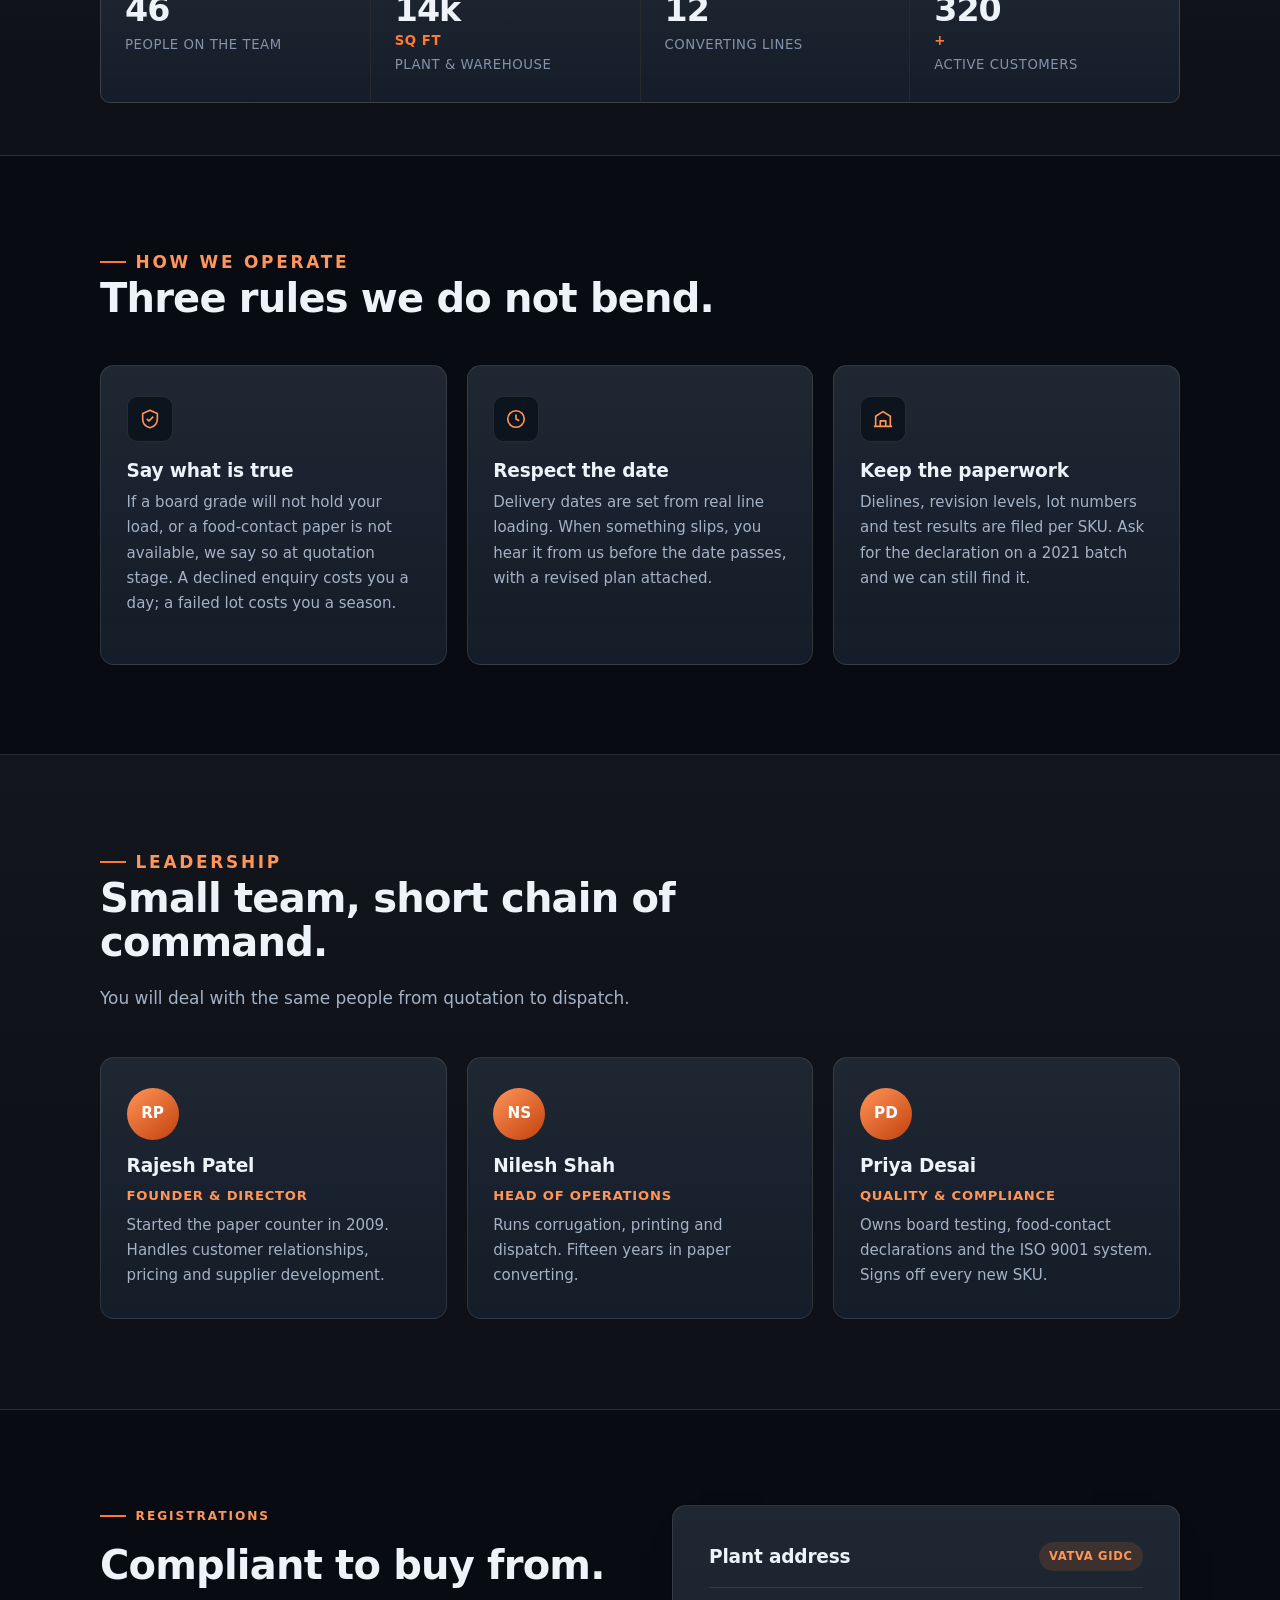
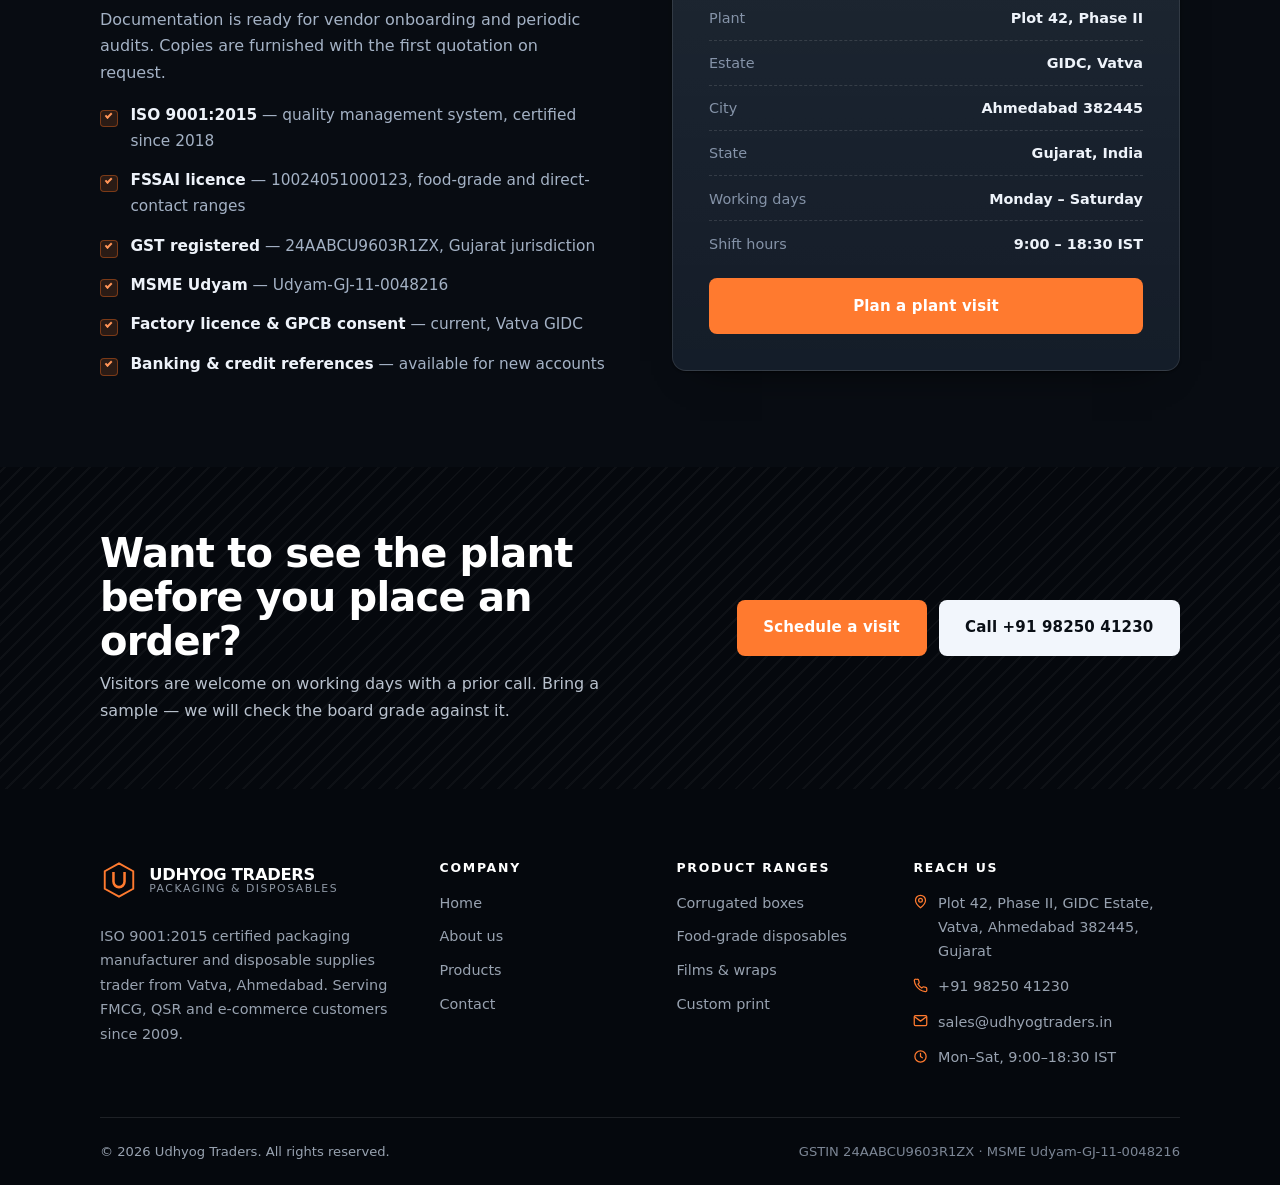
<file: about.html>
<!DOCTYPE html>
<html lang="en">
<head>
<meta charset="utf-8">
<meta name="viewport" content="width=device-width, initial-scale=1">
<meta http-equiv="Content-Security-Policy" content="default-src 'self'; script-src 'self'; style-src 'self' 'unsafe-inline' https://fonts.googleapis.com; font-src https://fonts.gstatic.com; img-src 'self' data:; connect-src 'self'; form-action 'self'; base-uri 'self'; object-src 'none'; upgrade-insecure-requests">
<meta name="referrer" content="strict-origin-when-cross-origin">
<title>About Us — Udhyog Traders</title>
<meta name="description" content="Udhyog Traders has grown from a paper and stationery trading house in Ahmedabad into an ISO 9001:2015 certified packaging plant serving 320+ FMCG, QSR and e-commerce customers.">
<link rel="icon" href="favicon.svg" type="image/svg+xml">
<link rel="preconnect" href="https://fonts.googleapis.com">
<link rel="preconnect" href="https://fonts.gstatic.com" crossorigin>
<link href="https://fonts.googleapis.com/css2?family=Inter:wght@400;500;600;700&family=Space+Grotesk:wght@500;600;700&display=swap" rel="stylesheet">
<script src="js/theme-init.js"></script>
<link rel="stylesheet" href="css/styles.css">
</head>
<body>
<a class="skip-link" href="#main">Skip to content</a>

<div class="topbar">
  <div class="container">
    <p class="topbar-note">ISO 9001:2015 · FSSAI compliant · Ahmedabad, Gujarat · Serving packers since 2009</p>
    <div class="topbar-contact">
      <a href="tel:+919825041230">
        <svg width="14" height="14" viewBox="0 0 24 24" fill="none" stroke="currentColor" stroke-width="2" stroke-linecap="round" aria-hidden="true"><path d="M22 16.9v3a2 2 0 0 1-2.2 2 19.8 19.8 0 0 1-8.6-3.1 19.5 19.5 0 0 1-6-6A19.8 19.8 0 0 1 2.1 4.2 2 2 0 0 1 4.1 2h3a2 2 0 0 1 2 1.7c.1 1 .4 1.9.7 2.8a2 2 0 0 1-.5 2.1L8.1 9.9a16 16 0 0 0 6 6l1.3-1.3a2 2 0 0 1 2.1-.4c.9.3 1.8.6 2.8.7a2 2 0 0 1 1.7 2z"/></svg>
        +91 98250 41230
      </a>
      <a href="mailto:sales@udhyogtraders.in">
        <svg width="14" height="14" viewBox="0 0 24 24" fill="none" stroke="currentColor" stroke-width="2" stroke-linecap="round" stroke-linejoin="round" aria-hidden="true"><rect x="2" y="4" width="20" height="16" rx="2"/><path d="m2.5 6 9.5 7 9.5-7"/></svg>
        sales@udhyogtraders.in
      </a>
    </div>
  </div>
</div>

<header class="site-header">
  <div class="container">
    <a class="brand" href="index.html" aria-label="Udhyog Traders — home">
      <svg class="brand-mark" viewBox="0 0 48 48" aria-hidden="true">
        <path d="M24 3 42 13v22L24 45 6 35V13z" fill="none" stroke="currentColor" stroke-width="2.4"/>
        <path d="M17 14v12a7 7 0 0 0 14 0V14" fill="none" stroke="currentColor" stroke-width="3.2"/>
      </svg>
      <span>
        <span class="brand-name">UDHYOG TRADERS</span>
        <span class="brand-tag">Packaging &amp; Disposables</span>
      </span>
    </a>

    <button class="nav-toggle" type="button" aria-expanded="false" aria-controls="primary-nav" aria-label="Toggle navigation">
      <span></span><span></span><span></span>
    </button>

    <nav class="nav" id="primary-nav" aria-label="Primary">
      <ul class="nav-links">
        <li><a href="index.html">Home</a></li>
        <li><a href="products.html">Products</a></li>
        <li><a href="about.html" aria-current="page">About</a></li>
        <li><a href="contact.html">Contact</a></li>
      </ul>
      <a class="btn" href="contact.html">Request a quote
        <svg width="15" height="15" viewBox="0 0 24 24" fill="none" stroke="currentColor" stroke-width="2.4" stroke-linecap="round" stroke-linejoin="round" aria-hidden="true"><path d="M5 12h14M13 6l6 6-6 6"/></svg>
      </a>
    </nav>

    <button class="theme-toggle" type="button" data-theme-toggle aria-label="Switch to light theme" aria-pressed="false">
      <svg class="icon-sun" viewBox="0 0 24 24" fill="none" stroke="currentColor" stroke-width="1.9" stroke-linecap="round" aria-hidden="true"><circle cx="12" cy="12" r="4.2"/><path d="M12 2.5v2.2M12 19.3v2.2M2.5 12h2.2M19.3 12h2.2M5.2 5.2l1.6 1.6M17.2 17.2l1.6 1.6M18.8 5.2l-1.6 1.6M6.8 17.2l-1.6 1.6"/></svg>
      <svg class="icon-moon" viewBox="0 0 24 24" fill="none" stroke="currentColor" stroke-width="1.9" stroke-linecap="round" stroke-linejoin="round" aria-hidden="true"><path d="M20 14.5A8.5 8.5 0 0 1 9.5 4a8.5 8.5 0 1 0 10.5 10.5z"/></svg>
    </button>
  </div>
</header>

<main id="main">

  <section class="page-head">
    <div class="container">
      <nav class="crumbs" aria-label="Breadcrumb">
        <a href="index.html">Home</a>
        <span aria-hidden="true">/</span>
        <span aria-current="page">About</span>
      </nav>
      <h1>A paper counter that grew into a packaging plant.</h1>
      <p>Seventeen years, three expansions and one unchanged habit: we quote what we can actually deliver, then deliver it.</p>
    </div>
  </section>

  <!-- Story -->
  <section class="section">
    <div class="container split split--top">
      <div class="reveal">
        <p class="eyebrow">Our story</p>
        <h2>From a stationery counter to a corrugation line.</h2>
        <p>Udhyog Traders started in 2009 in a rented shop in Vatva with two people, a stock of kraft paper and a list of local shops and converters. The business was straightforward: supply good paper, on time, at a price that left everyone room to trade.</p>
        <p>Within a few years customers were asking for the finished article — cartons in their own size, bags with their logo, containers for a takeaway counter. They did not want to add three vendors to manage. We installed our first corrugator in 2014 to answer that.</p>
        <p>Today the plant runs two corrugators, printing and box making, three bag machines and a separate food-grade area for bagasse and areca tableware. The mix is deliberate. Manufacturing gives us control over strength, print and food contact; trading lets us be the single window our customers asked for.</p>
        <p style="margin-bottom:0">We remain a family-run business. Decisions on price, priority and delivery are made by people you can call directly.</p>
      </div>

      <div class="panel reveal">
        <div class="panel-head">
          <h3>Milestones</h3>
          <span class="tag">2009 → today</span>
        </div>
        <ul class="timeline">
          <li>
            <span class="year">2009</span>
            <h3>Trading house founded</h3>
            <p>Kraft paper, boards, envelopes and carry bags supplied to shops and converters around Ahmedabad.</p>
          </li>
          <li>
            <span class="year">2014</span>
            <h3>Corrugation added</h3>
            <p>First corrugator and a two-colour printer; the counter moves into a 4,000 sq ft unit.</p>
          </li>
          <li>
            <span class="year">2018</span>
            <h3>ISO 9001:2015 certified</h3>
            <p>Documented quality system, board testing and batch records introduced across the plant.</p>
          </li>
          <li>
            <span class="year">2021</span>
            <h3>Vatva plant commissioned</h3>
            <p>14,000 sq ft plant with a second corrugator, bag machines and a food-grade moulding area; team grows past 40.</p>
          </li>
          <li>
            <span class="year">2024</span>
            <h3>Compostable range</h3>
            <p>Bagasse and areca tableware added for QSR and catering customers replacing single-use plastic.</p>
          </li>
        </ul>
      </div>
    </div>
  </section>

  <!-- Numbers -->
  <section class="section--tight section--sand">
    <div class="container">
      <dl class="stats reveal">
        <div class="stat"><dt><strong>46</strong><span>People on the team</span></dt></div>
        <div class="stat"><dt><strong>14k<span class="unit"> sq ft</span></strong><span>Plant &amp; warehouse</span></dt></div>
        <div class="stat"><dt><strong>12</strong><span>Converting lines</span></dt></div>
        <div class="stat"><dt><strong>320<span class="unit">+</span></strong><span>Active customers</span></dt></div>
      </dl>
    </div>
  </section>

  <!-- Values -->
  <section class="section">
    <div class="container">
      <div class="section-head">
        <p class="eyebrow">How we operate</p>
        <h2>Three rules we do not bend.</h2>
      </div>

      <div class="grid grid--3">
        <article class="card reveal">
          <span class="card-icon" aria-hidden="true">
            <svg width="22" height="22" viewBox="0 0 24 24" fill="none" stroke="currentColor" stroke-width="1.8" stroke-linejoin="round"><path d="M12 2.5 20 6v6c0 5-3.4 8.4-8 9.5C7.4 20.4 4 17 4 12V6z"/><path d="m8.5 11.8 2.4 2.4 4.6-4.8"/></svg>
          </span>
          <h3>Say what is true</h3>
          <p>If a board grade will not hold your load, or a food-contact paper is not available, we say so at quotation stage. A declined enquiry costs you a day; a failed lot costs you a season.</p>
        </article>

        <article class="card reveal">
          <span class="card-icon" aria-hidden="true">
            <svg width="22" height="22" viewBox="0 0 24 24" fill="none" stroke="currentColor" stroke-width="1.8" stroke-linejoin="round"><circle cx="12" cy="12" r="9"/><path d="M12 7v5l3.5 2"/></svg>
          </span>
          <h3>Respect the date</h3>
          <p>Delivery dates are set from real line loading. When something slips, you hear it from us before the date passes, with a revised plan attached.</p>
        </article>

        <article class="card reveal">
          <span class="card-icon" aria-hidden="true">
            <svg width="22" height="22" viewBox="0 0 24 24" fill="none" stroke="currentColor" stroke-width="1.8" stroke-linejoin="round"><path d="M4 20V9l8-5 8 5v11"/><path d="M9 20v-6h6v6M2 20h20"/></svg>
          </span>
          <h3>Keep the paperwork</h3>
          <p>Dielines, revision levels, lot numbers and test results are filed per SKU. Ask for the declaration on a 2021 batch and we can still find it.</p>
        </article>
      </div>
    </div>
  </section>

  <!-- Team -->
  <section class="section section--sand">
    <div class="container">
      <div class="section-head">
        <p class="eyebrow">Leadership</p>
        <h2>Small team, short chain of command.</h2>
        <p>You will deal with the same people from quotation to dispatch.</p>
      </div>

      <div class="grid grid--3">
        <article class="card reveal">
          <span class="avatar" style="width:52px;height:52px;font-size:.95rem;margin-bottom:1rem">RP</span>
          <h3>Rajesh Patel</h3>
          <p style="margin-bottom:.35rem;color:var(--accent-dark);font-size:.82rem;font-weight:600;letter-spacing:.06em;text-transform:uppercase">Founder &amp; Director</p>
          <p style="margin:0">Started the paper counter in 2009. Handles customer relationships, pricing and supplier development.</p>
        </article>

        <article class="card reveal">
          <span class="avatar" style="width:52px;height:52px;font-size:.95rem;margin-bottom:1rem">NS</span>
          <h3>Nilesh Shah</h3>
          <p style="margin-bottom:.35rem;color:var(--accent-dark);font-size:.82rem;font-weight:600;letter-spacing:.06em;text-transform:uppercase">Head of Operations</p>
          <p style="margin:0">Runs corrugation, printing and dispatch. Fifteen years in paper converting.</p>
        </article>

        <article class="card reveal">
          <span class="avatar" style="width:52px;height:52px;font-size:.95rem;margin-bottom:1rem">PD</span>
          <h3>Priya Desai</h3>
          <p style="margin-bottom:.35rem;color:var(--accent-dark);font-size:.82rem;font-weight:600;letter-spacing:.06em;text-transform:uppercase">Quality &amp; Compliance</p>
          <p style="margin:0">Owns board testing, food-contact declarations and the ISO 9001 system. Signs off every new SKU.</p>
        </article>
      </div>
    </div>
  </section>

  <!-- Certifications -->
  <section class="section">
    <div class="container split">
      <div class="reveal">
        <p class="eyebrow">Registrations</p>
        <h2>Compliant to buy from.</h2>
        <p>Documentation is ready for vendor onboarding and periodic audits. Copies are furnished with the first quotation on request.</p>
        <ul class="feature-list">
          <li><strong>ISO 9001:2015</strong> — quality management system, certified since 2018</li>
          <li><strong>FSSAI licence</strong> — 10024051000123, food-grade and direct-contact ranges</li>
          <li><strong>GST registered</strong> — 24AABCU9603R1ZX, Gujarat jurisdiction</li>
          <li><strong>MSME Udyam</strong> — Udyam-GJ-11-0048216</li>
          <li><strong>Factory licence &amp; GPCB consent</strong> — current, Vatva GIDC</li>
          <li><strong>Banking &amp; credit references</strong> — available for new accounts</li>
        </ul>
      </div>

      <div class="panel reveal">
        <div class="panel-head">
          <h3>Plant address</h3>
          <span class="tag">Vatva GIDC</span>
        </div>
        <div class="spec-list">
          <div><span>Plant</span><span>Plot 42, Phase II</span></div>
          <div><span>Estate</span><span>GIDC, Vatva</span></div>
          <div><span>City</span><span>Ahmedabad 382445</span></div>
          <div><span>State</span><span>Gujarat, India</span></div>
          <div><span>Working days</span><span>Monday – Saturday</span></div>
          <div><span>Shift hours</span><span>9:00 – 18:30 IST</span></div>
        </div>
        <a class="btn btn--block" href="contact.html" style="margin-top:1.4rem">Plan a plant visit</a>
      </div>
    </div>
  </section>

  <section class="cta-band">
    <div class="container">
      <div>
        <h2>Want to see the plant before you place an order?</h2>
        <p>Visitors are welcome on working days with a prior call. Bring a sample — we will check the board grade against it.</p>
      </div>
      <div class="btn-row">
        <a class="btn" href="contact.html">Schedule a visit</a>
        <a class="btn btn--light" href="tel:+919825041230">Call +91 98250 41230</a>
      </div>
    </div>
  </section>

</main>

<footer class="site-footer">
  <div class="container">
    <div class="footer-grid">
      <div class="footer-about">
        <a class="brand" href="index.html" aria-label="Udhyog Traders — home">
          <svg class="brand-mark" viewBox="0 0 48 48" aria-hidden="true">
            <path d="M24 3 42 13v22L24 45 6 35V13z" fill="none" stroke="currentColor" stroke-width="2.4"/>
            <path d="M17 14v12a7 7 0 0 0 14 0V14" fill="none" stroke="currentColor" stroke-width="3.2"/>
          </svg>
          <span>
            <span class="brand-name">UDHYOG TRADERS</span>
            <span class="brand-tag">Packaging &amp; Disposables</span>
          </span>
        </a>
        <p>ISO 9001:2015 certified packaging manufacturer and disposable supplies trader from Vatva, Ahmedabad. Serving FMCG, QSR and e-commerce customers since 2009.</p>
      </div>

      <div>
        <h4>Company</h4>
        <ul class="footer-links">
          <li><a href="index.html">Home</a></li>
          <li><a href="about.html">About us</a></li>
          <li><a href="products.html">Products</a></li>
          <li><a href="contact.html">Contact</a></li>
        </ul>
      </div>

      <div>
        <h4>Product ranges</h4>
        <ul class="footer-links">
          <li><a href="products.html#corrugated">Corrugated boxes</a></li>
          <li><a href="products.html#food-grade">Food-grade disposables</a></li>
          <li><a href="products.html#films">Films &amp; wraps</a></li>
          <li><a href="products.html#custom">Custom print</a></li>
        </ul>
      </div>

      <div>
        <h4>Reach us</h4>
        <ul class="footer-contact">
          <li>
            <svg width="15" height="15" viewBox="0 0 24 24" fill="none" stroke="currentColor" stroke-width="2" stroke-linecap="round" stroke-linejoin="round" aria-hidden="true"><path d="M20 10c0 6-8 12-8 12s-8-6-8-12a8 8 0 0 1 16 0z"/><circle cx="12" cy="10" r="3"/></svg>
            <span>Plot 42, Phase II, GIDC Estate,<br>Vatva, Ahmedabad 382445, Gujarat</span>
          </li>
          <li>
            <svg width="15" height="15" viewBox="0 0 24 24" fill="none" stroke="currentColor" stroke-width="2" stroke-linecap="round" aria-hidden="true"><path d="M22 16.9v3a2 2 0 0 1-2.2 2 19.8 19.8 0 0 1-8.6-3.1 19.5 19.5 0 0 1-6-6A19.8 19.8 0 0 1 2.1 4.2 2 2 0 0 1 4.1 2h3a2 2 0 0 1 2 1.7c.1 1 .4 1.9.7 2.8a2 2 0 0 1-.5 2.1L8.1 9.9a16 16 0 0 0 6 6l1.3-1.3a2 2 0 0 1 2.1-.4c.9.3 1.8.6 2.8.7a2 2 0 0 1 1.7 2z"/></svg>
            <a href="tel:+919825041230">+91 98250 41230</a>
          </li>
          <li>
            <svg width="15" height="15" viewBox="0 0 24 24" fill="none" stroke="currentColor" stroke-width="2" stroke-linecap="round" stroke-linejoin="round" aria-hidden="true"><rect x="2" y="4" width="20" height="16" rx="2"/><path d="m2.5 6 9.5 7 9.5-7"/></svg>
            <a href="mailto:sales@udhyogtraders.in">sales@udhyogtraders.in</a>
          </li>
          <li>
            <svg width="15" height="15" viewBox="0 0 24 24" fill="none" stroke="currentColor" stroke-width="2" stroke-linecap="round" stroke-linejoin="round" aria-hidden="true"><circle cx="12" cy="12" r="9"/><path d="M12 7v5l3 2"/></svg>
            <span>Mon–Sat, 9:00–18:30 IST</span>
          </li>
        </ul>
      </div>
    </div>

    <div class="footer-bottom">
      <p>© <span data-year>2026</span> Udhyog Traders. All rights reserved.</p>
      <p class="gst">GSTIN 24AABCU9603R1ZX · MSME Udyam-GJ-11-0048216</p>
    </div>
  </div>
</footer>

<script src="js/main.js"></script>
</body>
</html>
</file>
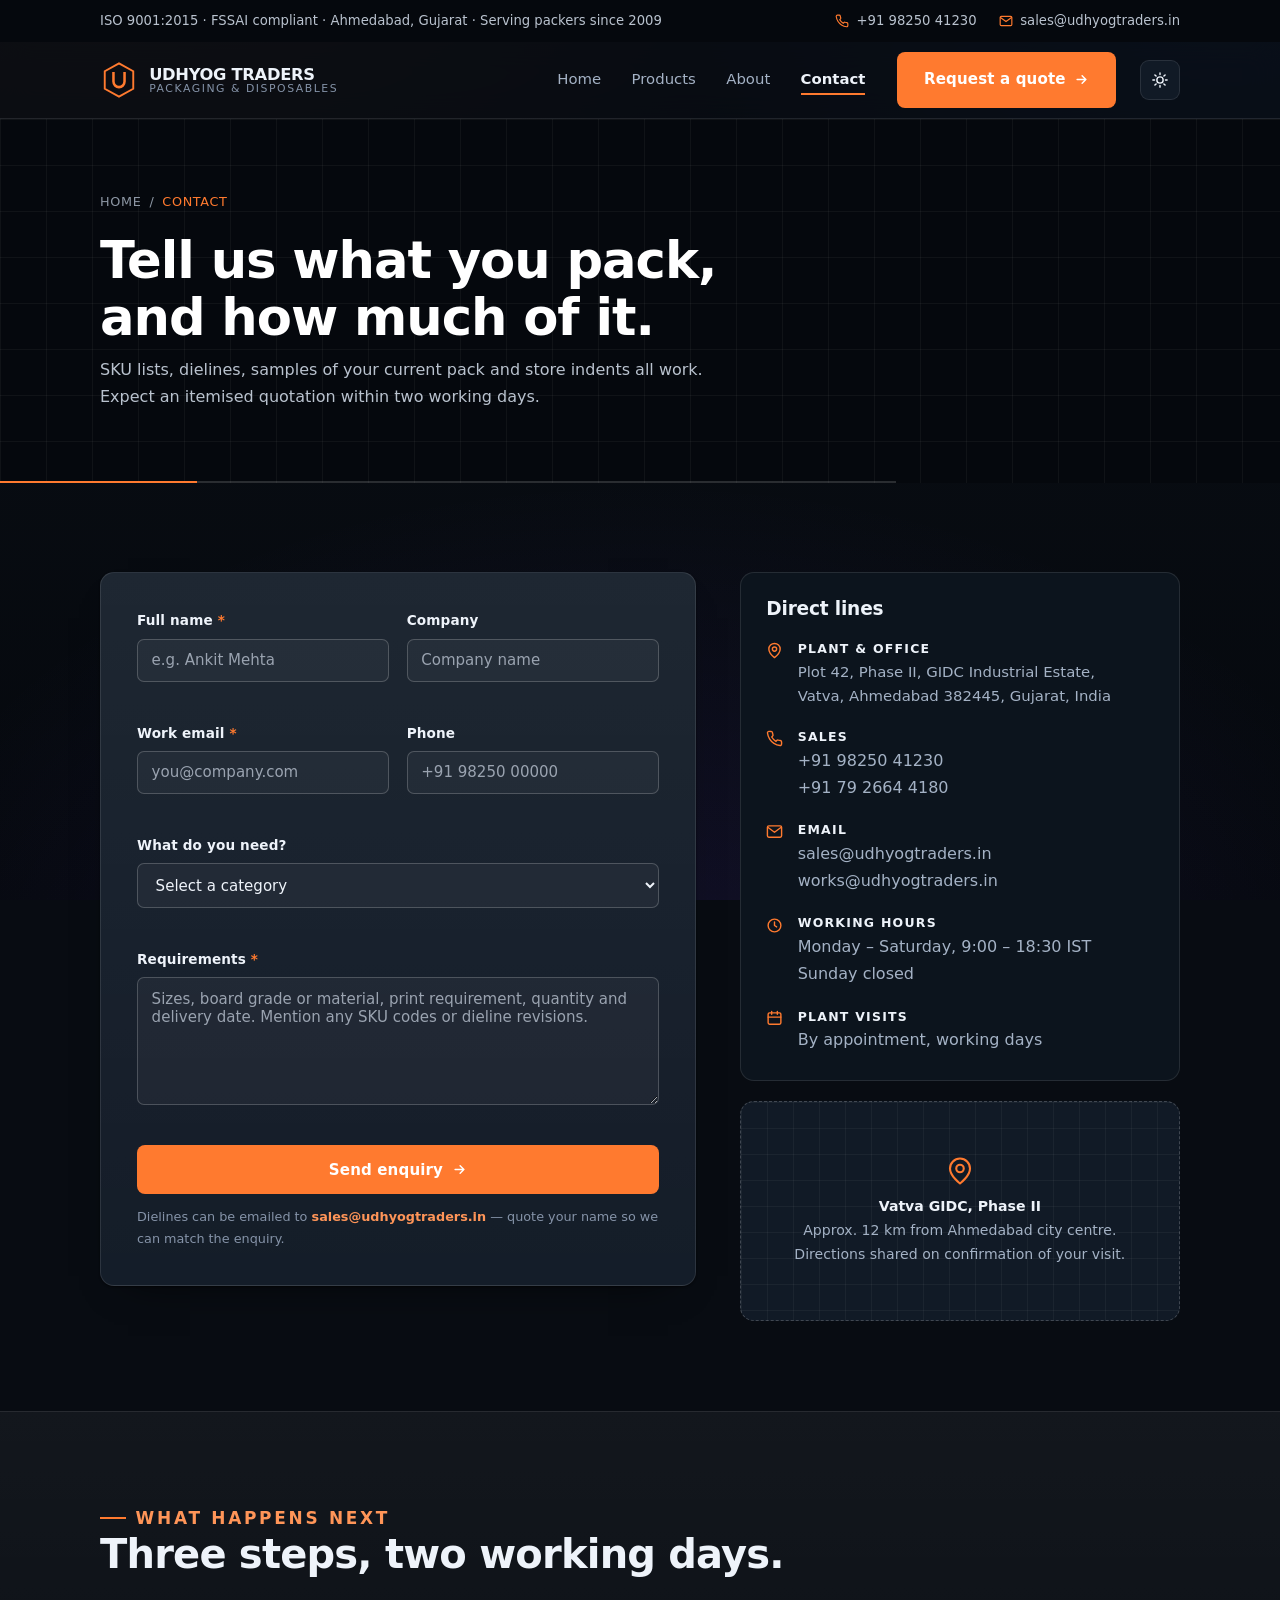
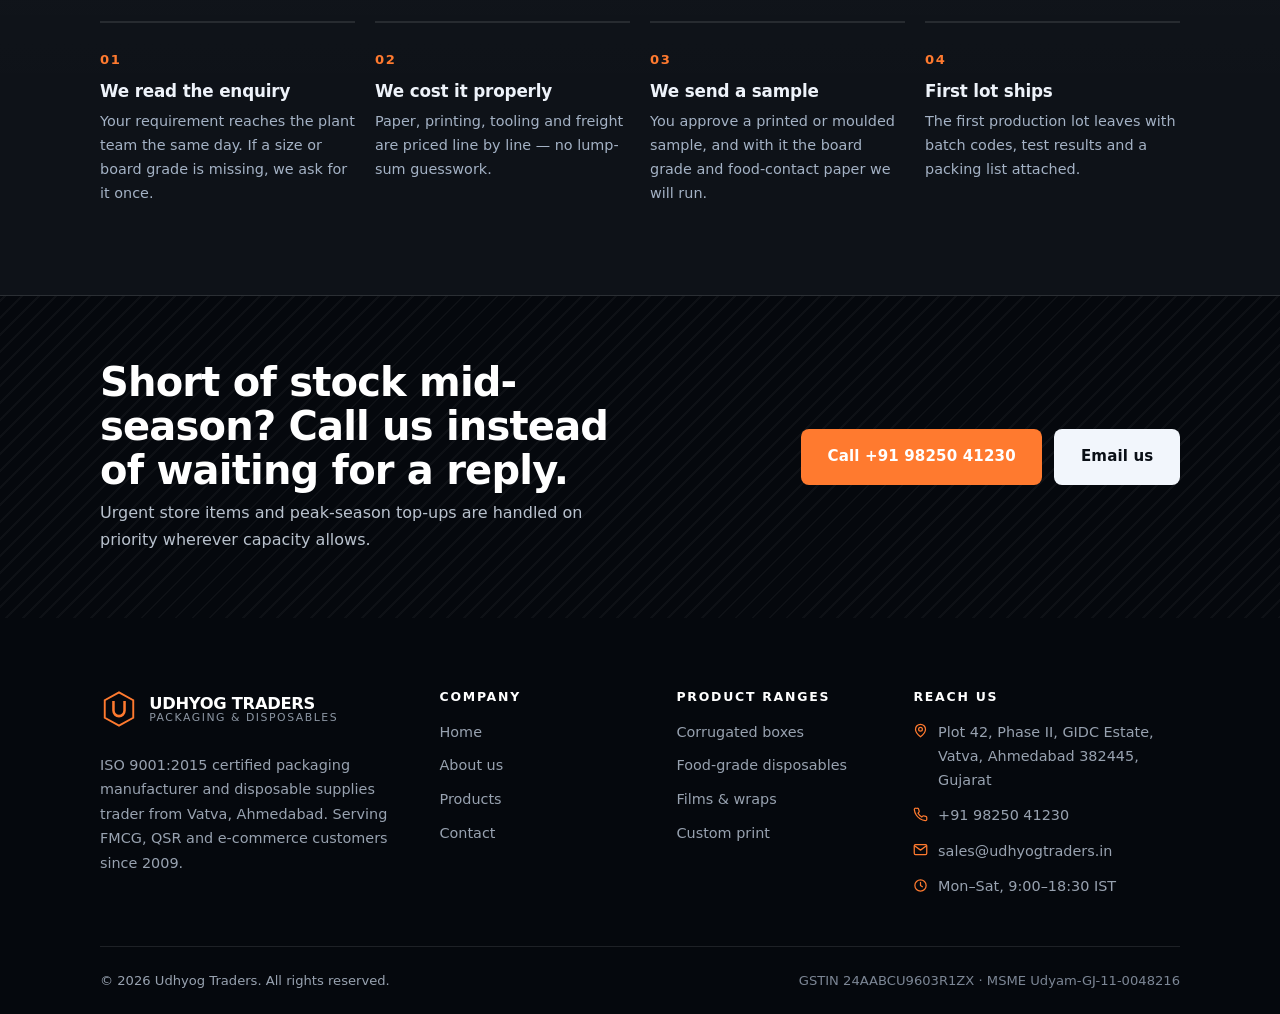
<file: contact.html>
<!DOCTYPE html>
<html lang="en">
<head>
<meta charset="utf-8">
<meta name="viewport" content="width=device-width, initial-scale=1">
<meta http-equiv="Content-Security-Policy" content="default-src 'self'; script-src 'self'; style-src 'self' 'unsafe-inline' https://fonts.googleapis.com; font-src https://fonts.gstatic.com; img-src 'self' data:; connect-src 'self'; form-action 'self'; base-uri 'self'; object-src 'none'; upgrade-insecure-requests">
<meta name="referrer" content="strict-origin-when-cross-origin">
<title>Contact &amp; Request a Quote — Udhyog Traders</title>
<meta name="description" content="Send a SKU list, dieline or sample to Udhyog Traders, Vatva GIDC, Ahmedabad. Quotations on packaging and disposables within two working days, plant visits by appointment.">
<link rel="icon" href="favicon.svg" type="image/svg+xml">
<link rel="preconnect" href="https://fonts.googleapis.com">
<link rel="preconnect" href="https://fonts.gstatic.com" crossorigin>
<link href="https://fonts.googleapis.com/css2?family=Inter:wght@400;500;600;700&family=Space+Grotesk:wght@500;600;700&display=swap" rel="stylesheet">
<script src="js/theme-init.js"></script>
<link rel="stylesheet" href="css/styles.css">
</head>
<body>
<a class="skip-link" href="#main">Skip to content</a>

<div class="topbar">
  <div class="container">
    <p class="topbar-note">ISO 9001:2015 · FSSAI compliant · Ahmedabad, Gujarat · Serving packers since 2009</p>
    <div class="topbar-contact">
      <a href="tel:+919825041230">
        <svg width="14" height="14" viewBox="0 0 24 24" fill="none" stroke="currentColor" stroke-width="2" stroke-linecap="round" aria-hidden="true"><path d="M22 16.9v3a2 2 0 0 1-2.2 2 19.8 19.8 0 0 1-8.6-3.1 19.5 19.5 0 0 1-6-6A19.8 19.8 0 0 1 2.1 4.2 2 2 0 0 1 4.1 2h3a2 2 0 0 1 2 1.7c.1 1 .4 1.9.7 2.8a2 2 0 0 1-.5 2.1L8.1 9.9a16 16 0 0 0 6 6l1.3-1.3a2 2 0 0 1 2.1-.4c.9.3 1.8.6 2.8.7a2 2 0 0 1 1.7 2z"/></svg>
        +91 98250 41230
      </a>
      <a href="mailto:sales@udhyogtraders.in">
        <svg width="14" height="14" viewBox="0 0 24 24" fill="none" stroke="currentColor" stroke-width="2" stroke-linecap="round" stroke-linejoin="round" aria-hidden="true"><rect x="2" y="4" width="20" height="16" rx="2"/><path d="m2.5 6 9.5 7 9.5-7"/></svg>
        sales@udhyogtraders.in
      </a>
    </div>
  </div>
</div>

<header class="site-header">
  <div class="container">
    <a class="brand" href="index.html" aria-label="Udhyog Traders — home">
      <svg class="brand-mark" viewBox="0 0 48 48" aria-hidden="true">
        <path d="M24 3 42 13v22L24 45 6 35V13z" fill="none" stroke="currentColor" stroke-width="2.4"/>
        <path d="M17 14v12a7 7 0 0 0 14 0V14" fill="none" stroke="currentColor" stroke-width="3.2"/>
      </svg>
      <span>
        <span class="brand-name">UDHYOG TRADERS</span>
        <span class="brand-tag">Packaging &amp; Disposables</span>
      </span>
    </a>

    <button class="nav-toggle" type="button" aria-expanded="false" aria-controls="primary-nav" aria-label="Toggle navigation">
      <span></span><span></span><span></span>
    </button>

    <nav class="nav" id="primary-nav" aria-label="Primary">
      <ul class="nav-links">
        <li><a href="index.html">Home</a></li>
        <li><a href="products.html">Products</a></li>
        <li><a href="about.html">About</a></li>
        <li><a href="contact.html" aria-current="page">Contact</a></li>
      </ul>
      <a class="btn" href="contact.html">Request a quote
        <svg width="15" height="15" viewBox="0 0 24 24" fill="none" stroke="currentColor" stroke-width="2.4" stroke-linecap="round" stroke-linejoin="round" aria-hidden="true"><path d="M5 12h14M13 6l6 6-6 6"/></svg>
      </a>
    </nav>

    <button class="theme-toggle" type="button" data-theme-toggle aria-label="Switch to light theme" aria-pressed="false">
      <svg class="icon-sun" viewBox="0 0 24 24" fill="none" stroke="currentColor" stroke-width="1.9" stroke-linecap="round" aria-hidden="true"><circle cx="12" cy="12" r="4.2"/><path d="M12 2.5v2.2M12 19.3v2.2M2.5 12h2.2M19.3 12h2.2M5.2 5.2l1.6 1.6M17.2 17.2l1.6 1.6M18.8 5.2l-1.6 1.6M6.8 17.2l-1.6 1.6"/></svg>
      <svg class="icon-moon" viewBox="0 0 24 24" fill="none" stroke="currentColor" stroke-width="1.9" stroke-linecap="round" stroke-linejoin="round" aria-hidden="true"><path d="M20 14.5A8.5 8.5 0 0 1 9.5 4a8.5 8.5 0 1 0 10.5 10.5z"/></svg>
    </button>
  </div>
</header>

<main id="main">

  <section class="page-head">
    <div class="container">
      <nav class="crumbs" aria-label="Breadcrumb">
        <a href="index.html">Home</a>
        <span aria-hidden="true">/</span>
        <span aria-current="page">Contact</span>
      </nav>
      <h1>Tell us what you pack, and how much of it.</h1>
      <p>SKU lists, dielines, samples of your current pack and store indents all work. Expect an itemised quotation within two working days.</p>
    </div>
  </section>

  <section class="section">
    <div class="container contact-grid">

      <!-- Form -->
      <form class="form" data-contact-form novalidate>
        <!-- Honeypot: real visitors never see or reach this field. -->
        <div class="hp-field" aria-hidden="true">
          <label for="company_website">Company website</label>
          <input type="text" id="company_website" name="company_website" tabindex="-1" autocomplete="off">
        </div>

        <div class="field">
          <label for="name">Full name <span class="req" aria-hidden="true">*</span></label>
          <input type="text" id="name" name="name" autocomplete="name" placeholder="e.g. Ankit Mehta" maxlength="100" required aria-describedby="name-error">
          <span class="error" id="name-error" aria-live="polite"></span>
        </div>

        <div class="field">
          <label for="company">Company</label>
          <input type="text" id="company" name="company" autocomplete="organization" placeholder="Company name" maxlength="120">
          <span class="error"></span>
        </div>

        <div class="field">
          <label for="email">Work email <span class="req" aria-hidden="true">*</span></label>
          <input type="email" id="email" name="email" autocomplete="email" placeholder="you@company.com" maxlength="254" required aria-describedby="email-error">
          <span class="error" id="email-error" aria-live="polite"></span>
        </div>

        <div class="field">
          <label for="phone">Phone</label>
          <input type="tel" id="phone" name="phone" autocomplete="tel" placeholder="+91 98250 00000" maxlength="25" aria-describedby="phone-error">
          <span class="error" id="phone-error" aria-live="polite"></span>
        </div>

        <div class="field field--full">
          <label for="interest">What do you need?</label>
          <select id="interest" name="interest">
            <option value="">Select a category</option>
            <option>Corrugated boxes &amp; cartons</option>
            <option>Paper &amp; carry bags</option>
            <option>Food-grade disposables</option>
            <option>Films, tapes &amp; wraps</option>
            <option>Tableware &amp; service items</option>
            <option>Custom print &amp; branding</option>
            <option>Stock / trading supply</option>
            <option>Something else</option>
          </select>
          <span class="error"></span>
        </div>

        <div class="field field--full">
          <label for="message">Requirements <span class="req" aria-hidden="true">*</span></label>
          <textarea id="message" name="message" maxlength="2000" placeholder="Sizes, board grade or material, print requirement, quantity and delivery date. Mention any SKU codes or dieline revisions." required aria-describedby="message-error"></textarea>
          <span class="error" id="message-error" aria-live="polite"></span>
        </div>

        <div class="field field--full" style="gap:0.75rem">
          <button class="btn" type="submit">Send enquiry
            <svg width="15" height="15" viewBox="0 0 24 24" fill="none" stroke="currentColor" stroke-width="2.4" stroke-linecap="round" stroke-linejoin="round" aria-hidden="true"><path d="M5 12h14M13 6l6 6-6 6"/></svg>
          </button>
          <p class="form-note">Dielines can be emailed to <a href="mailto:sales@udhyogtraders.in" style="color:var(--accent-dark);font-weight:600">sales@udhyogtraders.in</a> — quote your name so we can match the enquiry.</p>
        </div>

        <div class="form-status" role="status">
          <svg width="18" height="18" viewBox="0 0 24 24" fill="none" stroke="currentColor" stroke-width="2.4" stroke-linecap="round" stroke-linejoin="round" aria-hidden="true"><path d="m20 6-11 11-5-5"/></svg>
          <span data-status-text>Thank you. Your enquiry has been recorded.</span>
        </div>
      </form>

      <!-- Info -->
      <div>
        <div class="info-card reveal">
          <h3 style="margin-bottom:1.2rem">Direct lines</h3>
          <ul class="info-list">
            <li>
              <svg width="17" height="17" viewBox="0 0 24 24" fill="none" stroke="currentColor" stroke-width="2" stroke-linecap="round" stroke-linejoin="round" aria-hidden="true"><path d="M20 10c0 6-8 12-8 12s-8-6-8-12a8 8 0 0 1 16 0z"/><circle cx="12" cy="10" r="3"/></svg>
              <div>
                <strong>Plant &amp; office</strong>
                <address>Plot 42, Phase II, GIDC Industrial Estate,<br>Vatva, Ahmedabad 382445, Gujarat, India</address>
              </div>
            </li>
            <li>
              <svg width="17" height="17" viewBox="0 0 24 24" fill="none" stroke="currentColor" stroke-width="2" stroke-linecap="round" aria-hidden="true"><path d="M22 16.9v3a2 2 0 0 1-2.2 2 19.8 19.8 0 0 1-8.6-3.1 19.5 19.5 0 0 1-6-6A19.8 19.8 0 0 1 2.1 4.2 2 2 0 0 1 4.1 2h3a2 2 0 0 1 2 1.7c.1 1 .4 1.9.7 2.8a2 2 0 0 1-.5 2.1L8.1 9.9a16 16 0 0 0 6 6l1.3-1.3a2 2 0 0 1 2.1-.4c.9.3 1.8.6 2.8.7a2 2 0 0 1 1.7 2z"/></svg>
              <div>
                <strong>Sales</strong>
                <a href="tel:+919825041230">+91 98250 41230</a><br>
                <a href="tel:+917926644180">+91 79 2664 4180</a>
              </div>
            </li>
            <li>
              <svg width="17" height="17" viewBox="0 0 24 24" fill="none" stroke="currentColor" stroke-width="2" stroke-linecap="round" stroke-linejoin="round" aria-hidden="true"><rect x="2" y="4" width="20" height="16" rx="2"/><path d="m2.5 6 9.5 7 9.5-7"/></svg>
              <div>
                <strong>Email</strong>
                <a href="mailto:sales@udhyogtraders.in">sales@udhyogtraders.in</a><br>
                <a href="mailto:works@udhyogtraders.in">works@udhyogtraders.in</a>
              </div>
            </li>
            <li>
              <svg width="17" height="17" viewBox="0 0 24 24" fill="none" stroke="currentColor" stroke-width="2" stroke-linecap="round" stroke-linejoin="round" aria-hidden="true"><circle cx="12" cy="12" r="9"/><path d="M12 7v5l3 2"/></svg>
              <div>
                <strong>Working hours</strong>
                <span>Monday – Saturday, 9:00 – 18:30 IST<br>Sunday closed</span>
              </div>
            </li>
            <li>
              <svg width="17" height="17" viewBox="0 0 24 24" fill="none" stroke="currentColor" stroke-width="2" stroke-linecap="round" stroke-linejoin="round" aria-hidden="true"><rect x="3" y="4" width="18" height="16" rx="2"/><path d="M8 2v4M16 2v4M3 10h18"/></svg>
              <div>
                <strong>Plant visits</strong>
                <span>By appointment, working days</span>
              </div>
            </li>
          </ul>
        </div>

        <div class="map-block">
          <div>
            <svg width="30" height="30" viewBox="0 0 24 24" fill="none" stroke="currentColor" stroke-width="1.7" stroke-linecap="round" stroke-linejoin="round" aria-hidden="true"><path d="M20 10c0 6-8 12-8 12s-8-6-8-12a8 8 0 0 1 16 0z"/><circle cx="12" cy="10" r="3"/></svg>
            <p><strong>Vatva GIDC, Phase II</strong>Approx. 12 km from Ahmedabad city centre.<br>Directions shared on confirmation of your visit.</p>
          </div>
        </div>
      </div>
    </div>
  </section>

  <!-- What happens next -->
  <section class="section section--sand">
    <div class="container">
      <div class="section-head">
        <p class="eyebrow">What happens next</p>
        <h2>Three steps, two working days.</h2>
      </div>
      <div class="process">
        <article class="step reveal">
          <h3>We read the enquiry</h3>
          <p>Your requirement reaches the plant team the same day. If a size or board grade is missing, we ask for it once.</p>
        </article>
        <article class="step reveal">
          <h3>We cost it properly</h3>
          <p>Paper, printing, tooling and freight are priced line by line — no lump-sum guesswork.</p>
        </article>
        <article class="step reveal">
          <h3>We send a sample</h3>
          <p>You approve a printed or moulded sample, and with it the board grade and food-contact paper we will run.</p>
        </article>
        <article class="step reveal">
          <h3>First lot ships</h3>
          <p>The first production lot leaves with batch codes, test results and a packing list attached.</p>
        </article>
      </div>
    </div>
  </section>

  <section class="cta-band">
    <div class="container">
      <div>
        <h2>Short of stock mid-season? Call us instead of waiting for a reply.</h2>
        <p>Urgent store items and peak-season top-ups are handled on priority wherever capacity allows.</p>
      </div>
      <div class="btn-row">
        <a class="btn" href="tel:+919825041230">Call +91 98250 41230</a>
        <a class="btn btn--light" href="mailto:sales@udhyogtraders.in">Email us</a>
      </div>
    </div>
  </section>

</main>

<footer class="site-footer">
  <div class="container">
    <div class="footer-grid">
      <div class="footer-about">
        <a class="brand" href="index.html" aria-label="Udhyog Traders — home">
          <svg class="brand-mark" viewBox="0 0 48 48" aria-hidden="true">
            <path d="M24 3 42 13v22L24 45 6 35V13z" fill="none" stroke="currentColor" stroke-width="2.4"/>
            <path d="M17 14v12a7 7 0 0 0 14 0V14" fill="none" stroke="currentColor" stroke-width="3.2"/>
          </svg>
          <span>
            <span class="brand-name">UDHYOG TRADERS</span>
            <span class="brand-tag">Packaging &amp; Disposables</span>
          </span>
        </a>
        <p>ISO 9001:2015 certified packaging manufacturer and disposable supplies trader from Vatva, Ahmedabad. Serving FMCG, QSR and e-commerce customers since 2009.</p>
      </div>

      <div>
        <h4>Company</h4>
        <ul class="footer-links">
          <li><a href="index.html">Home</a></li>
          <li><a href="about.html">About us</a></li>
          <li><a href="products.html">Products</a></li>
          <li><a href="contact.html">Contact</a></li>
        </ul>
      </div>

      <div>
        <h4>Product ranges</h4>
        <ul class="footer-links">
          <li><a href="products.html#corrugated">Corrugated boxes</a></li>
          <li><a href="products.html#food-grade">Food-grade disposables</a></li>
          <li><a href="products.html#films">Films &amp; wraps</a></li>
          <li><a href="products.html#custom">Custom print</a></li>
        </ul>
      </div>

      <div>
        <h4>Reach us</h4>
        <ul class="footer-contact">
          <li>
            <svg width="15" height="15" viewBox="0 0 24 24" fill="none" stroke="currentColor" stroke-width="2" stroke-linecap="round" stroke-linejoin="round" aria-hidden="true"><path d="M20 10c0 6-8 12-8 12s-8-6-8-12a8 8 0 0 1 16 0z"/><circle cx="12" cy="10" r="3"/></svg>
            <span>Plot 42, Phase II, GIDC Estate,<br>Vatva, Ahmedabad 382445, Gujarat</span>
          </li>
          <li>
            <svg width="15" height="15" viewBox="0 0 24 24" fill="none" stroke="currentColor" stroke-width="2" stroke-linecap="round" aria-hidden="true"><path d="M22 16.9v3a2 2 0 0 1-2.2 2 19.8 19.8 0 0 1-8.6-3.1 19.5 19.5 0 0 1-6-6A19.8 19.8 0 0 1 2.1 4.2 2 2 0 0 1 4.1 2h3a2 2 0 0 1 2 1.7c.1 1 .4 1.9.7 2.8a2 2 0 0 1-.5 2.1L8.1 9.9a16 16 0 0 0 6 6l1.3-1.3a2 2 0 0 1 2.1-.4c.9.3 1.8.6 2.8.7a2 2 0 0 1 1.7 2z"/></svg>
            <a href="tel:+919825041230">+91 98250 41230</a>
          </li>
          <li>
            <svg width="15" height="15" viewBox="0 0 24 24" fill="none" stroke="currentColor" stroke-width="2" stroke-linecap="round" stroke-linejoin="round" aria-hidden="true"><rect x="2" y="4" width="20" height="16" rx="2"/><path d="m2.5 6 9.5 7 9.5-7"/></svg>
            <a href="mailto:sales@udhyogtraders.in">sales@udhyogtraders.in</a>
          </li>
          <li>
            <svg width="15" height="15" viewBox="0 0 24 24" fill="none" stroke="currentColor" stroke-width="2" stroke-linecap="round" stroke-linejoin="round" aria-hidden="true"><circle cx="12" cy="12" r="9"/><path d="M12 7v5l3 2"/></svg>
            <span>Mon–Sat, 9:00–18:30 IST</span>
          </li>
        </ul>
      </div>
    </div>

    <div class="footer-bottom">
      <p>© <span data-year>2026</span> Udhyog Traders. All rights reserved.</p>
      <p class="gst">GSTIN 24AABCU9603R1ZX · MSME Udyam-GJ-11-0048216</p>
    </div>
  </div>
</footer>

<script src="js/main.js"></script>
</body>
</html>
</file>
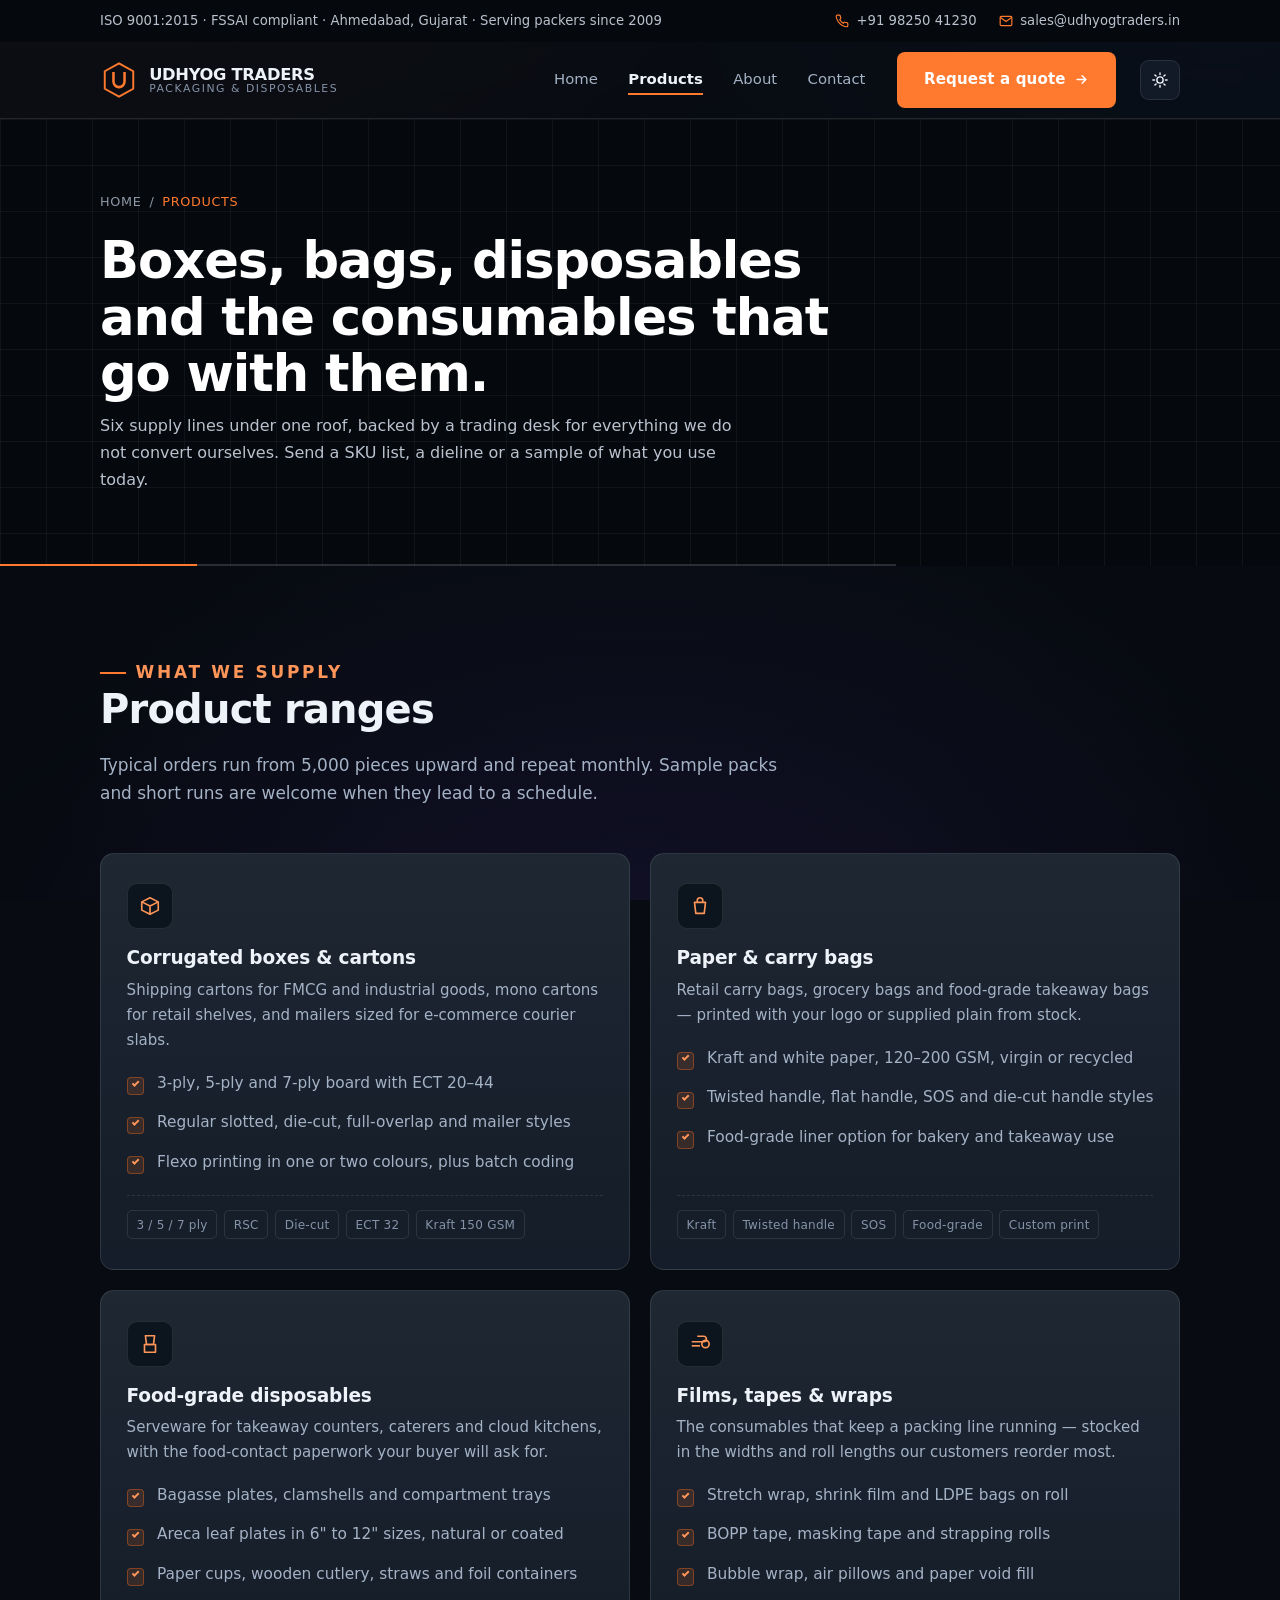
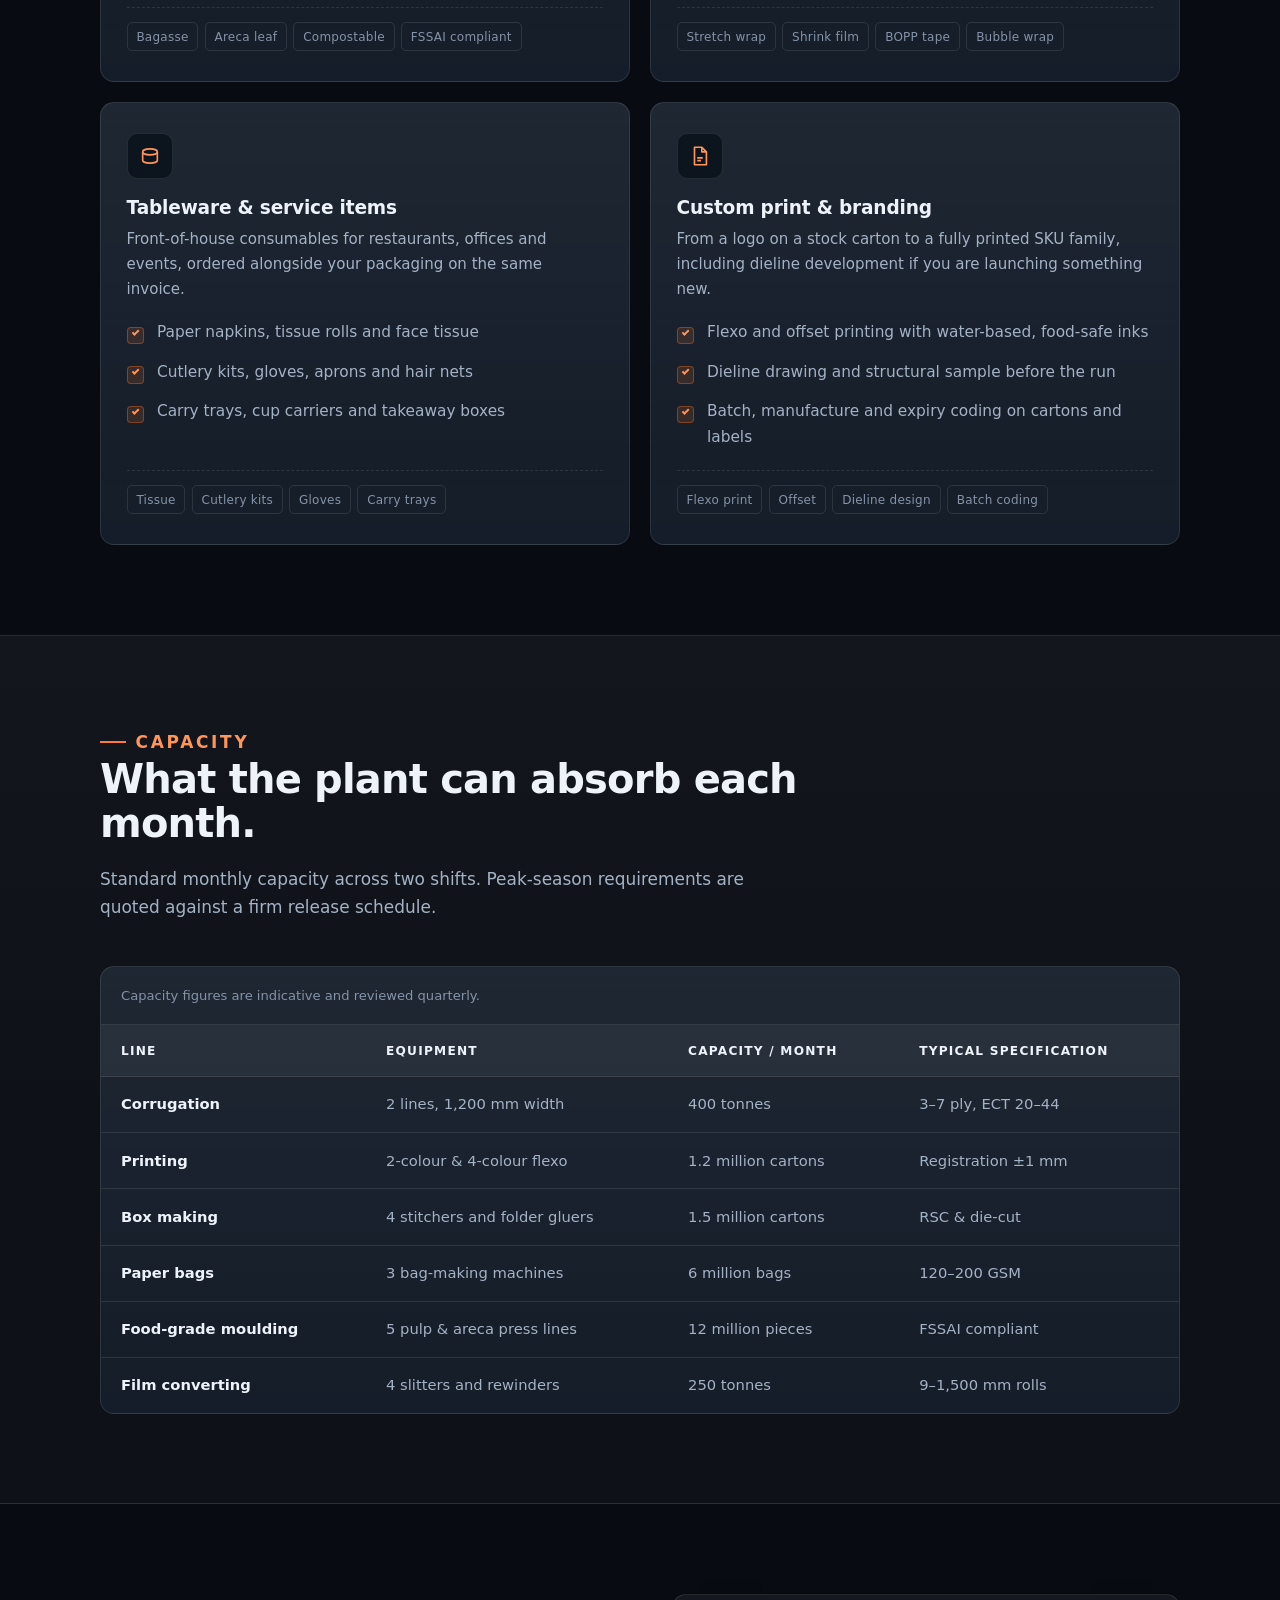
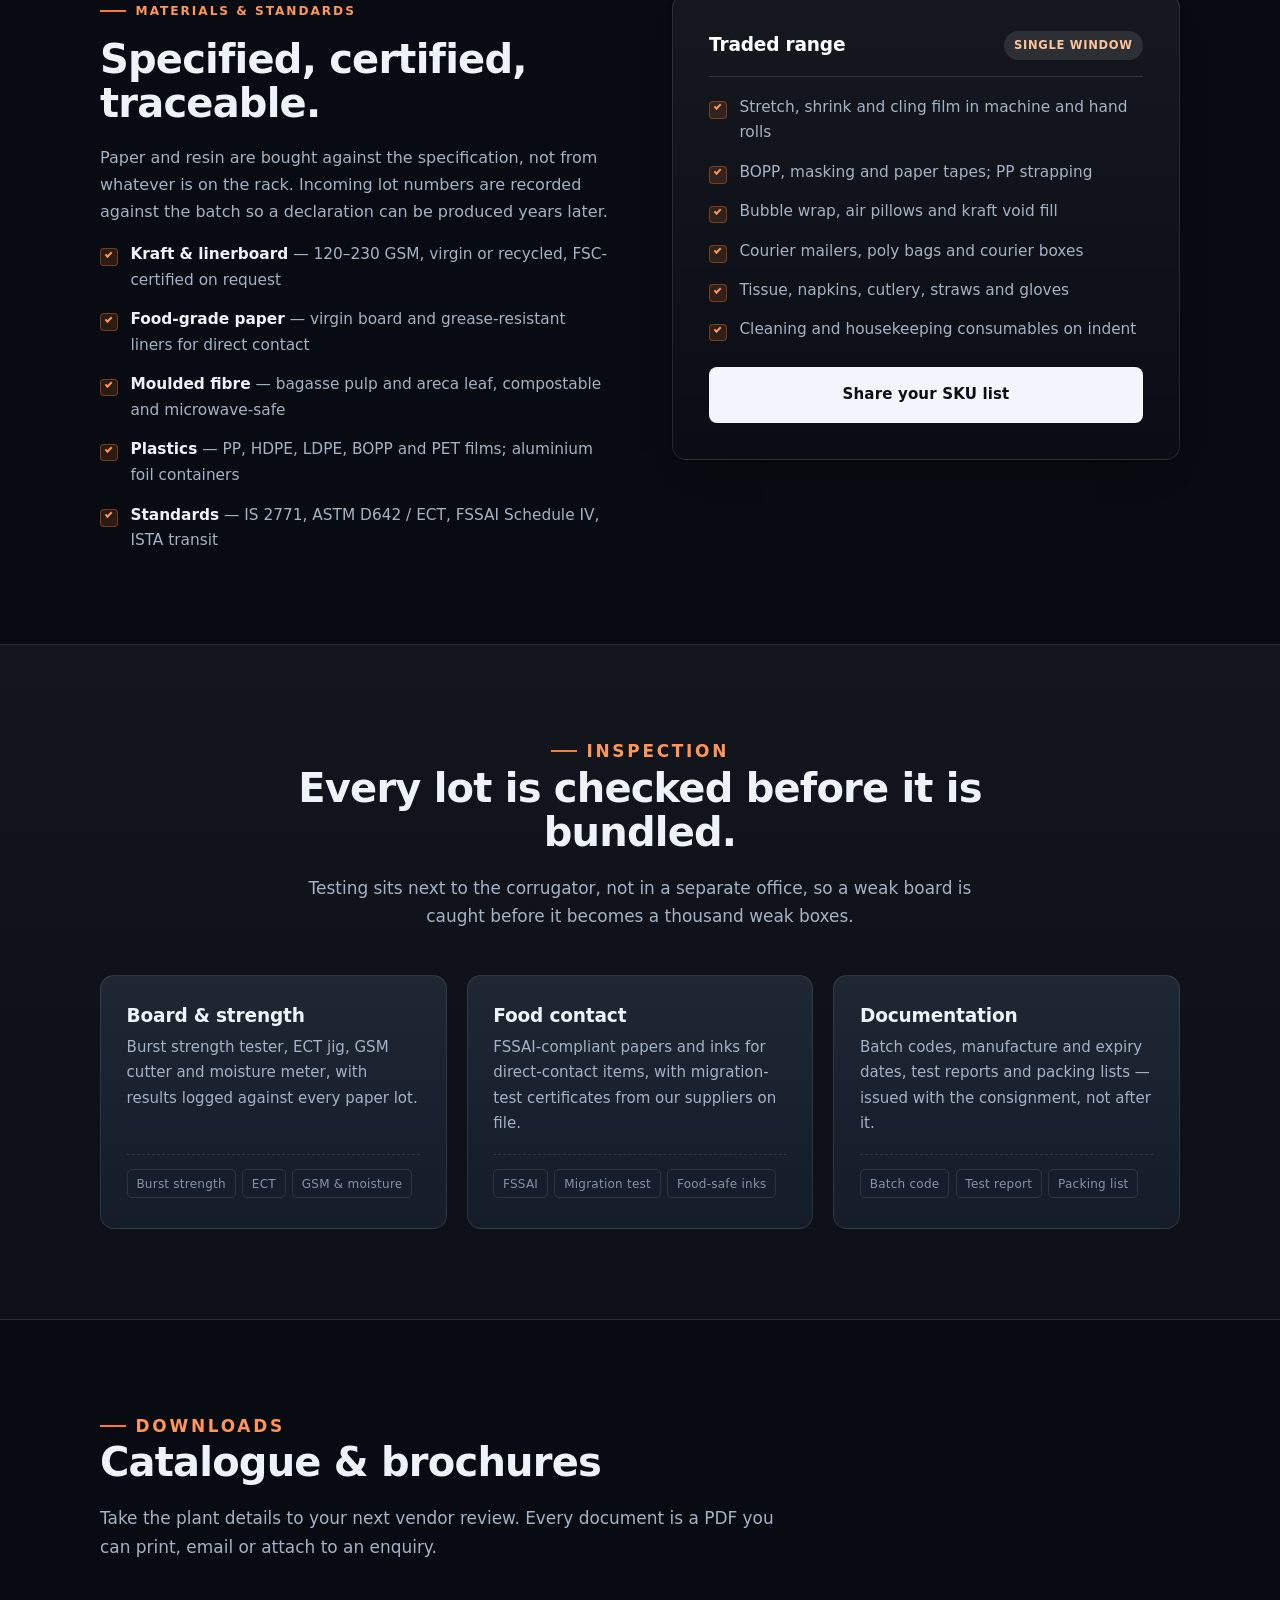
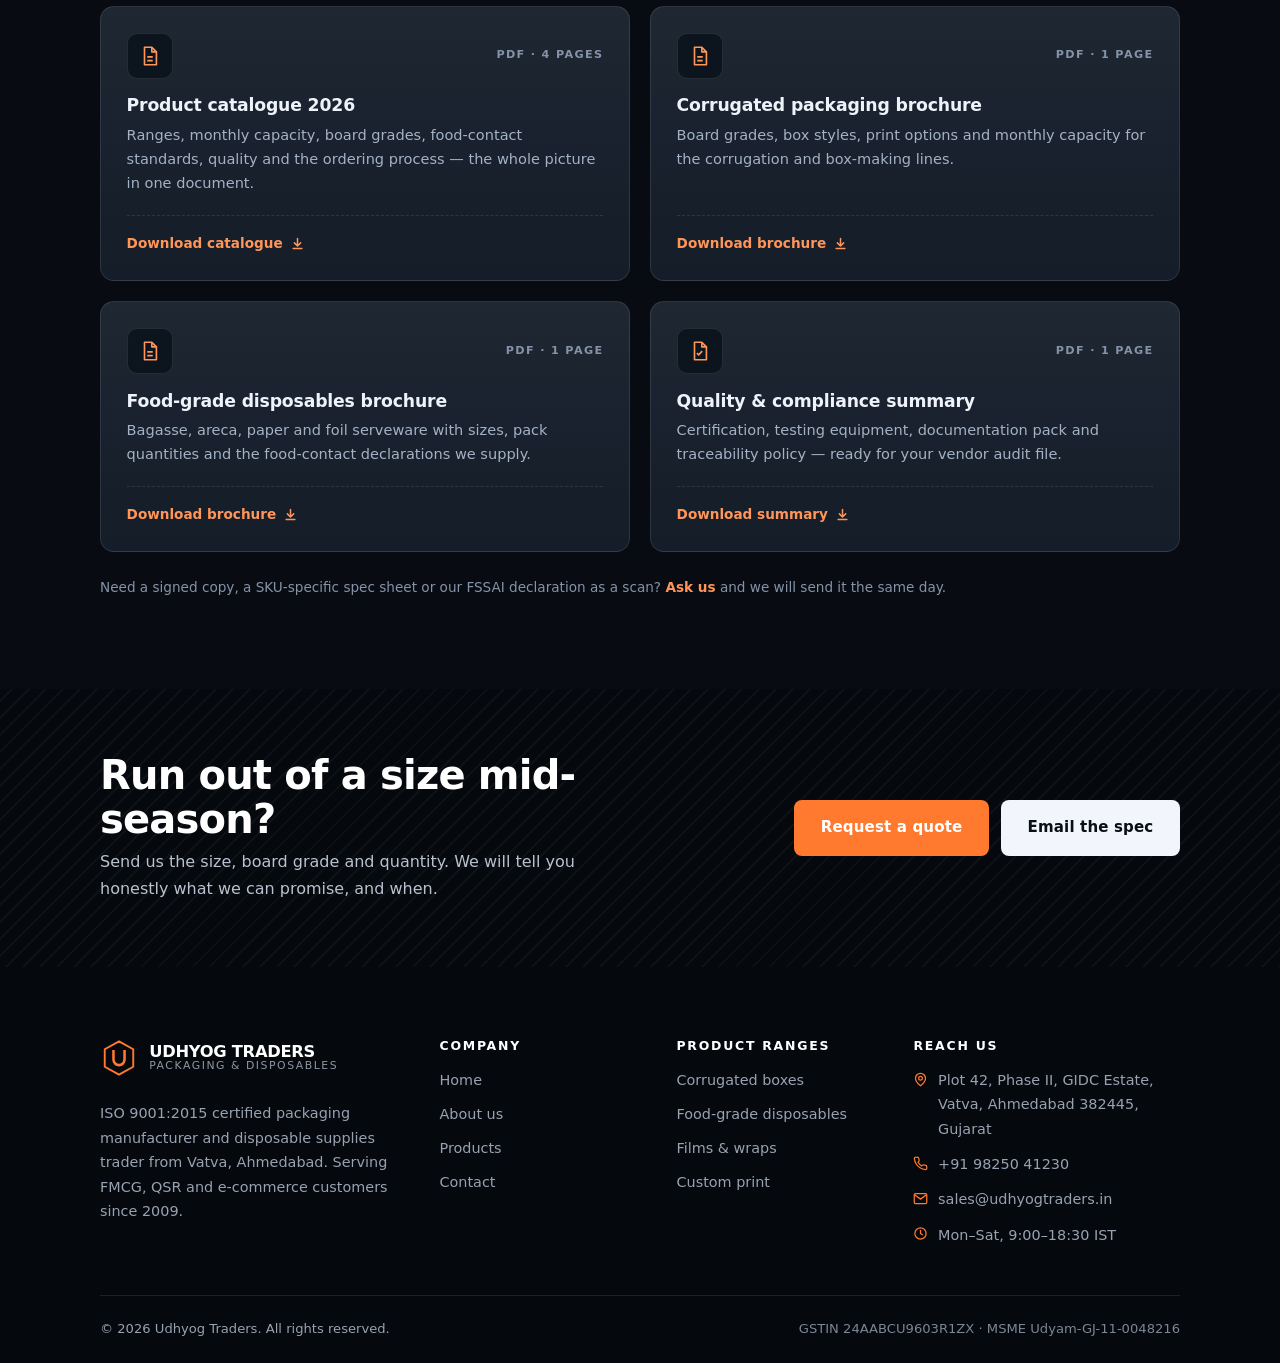
<file: products.html>
<!DOCTYPE html>
<html lang="en">
<head>
<meta charset="utf-8">
<meta name="viewport" content="width=device-width, initial-scale=1">
<meta http-equiv="Content-Security-Policy" content="default-src 'self'; script-src 'self'; style-src 'self' 'unsafe-inline' https://fonts.googleapis.com; font-src https://fonts.gstatic.com; img-src 'self' data:; connect-src 'self'; form-action 'self'; base-uri 'self'; object-src 'none'; upgrade-insecure-requests">
<meta name="referrer" content="strict-origin-when-cross-origin">
<title>Products &amp; Ranges — Udhyog Traders</title>
<meta name="description" content="Corrugated boxes, paper bags, food-grade disposables, films, tapes and tableware from Udhyog Traders, with monthly capacity, board grades and food-contact standards.">
<link rel="icon" href="favicon.svg" type="image/svg+xml">
<link rel="preconnect" href="https://fonts.googleapis.com">
<link rel="preconnect" href="https://fonts.gstatic.com" crossorigin>
<link href="https://fonts.googleapis.com/css2?family=Inter:wght@400;500;600;700&family=Space+Grotesk:wght@500;600;700&display=swap" rel="stylesheet">
<script src="js/theme-init.js"></script>
<link rel="stylesheet" href="css/styles.css">
</head>
<body>
<a class="skip-link" href="#main">Skip to content</a>

<div class="topbar">
  <div class="container">
    <p class="topbar-note">ISO 9001:2015 · FSSAI compliant · Ahmedabad, Gujarat · Serving packers since 2009</p>
    <div class="topbar-contact">
      <a href="tel:+919825041230">
        <svg width="14" height="14" viewBox="0 0 24 24" fill="none" stroke="currentColor" stroke-width="2" stroke-linecap="round" aria-hidden="true"><path d="M22 16.9v3a2 2 0 0 1-2.2 2 19.8 19.8 0 0 1-8.6-3.1 19.5 19.5 0 0 1-6-6A19.8 19.8 0 0 1 2.1 4.2 2 2 0 0 1 4.1 2h3a2 2 0 0 1 2 1.7c.1 1 .4 1.9.7 2.8a2 2 0 0 1-.5 2.1L8.1 9.9a16 16 0 0 0 6 6l1.3-1.3a2 2 0 0 1 2.1-.4c.9.3 1.8.6 2.8.7a2 2 0 0 1 1.7 2z"/></svg>
        +91 98250 41230
      </a>
      <a href="mailto:sales@udhyogtraders.in">
        <svg width="14" height="14" viewBox="0 0 24 24" fill="none" stroke="currentColor" stroke-width="2" stroke-linecap="round" stroke-linejoin="round" aria-hidden="true"><rect x="2" y="4" width="20" height="16" rx="2"/><path d="m2.5 6 9.5 7 9.5-7"/></svg>
        sales@udhyogtraders.in
      </a>
    </div>
  </div>
</div>

<header class="site-header">
  <div class="container">
    <a class="brand" href="index.html" aria-label="Udhyog Traders — home">
      <svg class="brand-mark" viewBox="0 0 48 48" aria-hidden="true">
        <path d="M24 3 42 13v22L24 45 6 35V13z" fill="none" stroke="currentColor" stroke-width="2.4"/>
        <path d="M17 14v12a7 7 0 0 0 14 0V14" fill="none" stroke="currentColor" stroke-width="3.2"/>
      </svg>
      <span>
        <span class="brand-name">UDHYOG TRADERS</span>
        <span class="brand-tag">Packaging &amp; Disposables</span>
      </span>
    </a>

    <button class="nav-toggle" type="button" aria-expanded="false" aria-controls="primary-nav" aria-label="Toggle navigation">
      <span></span><span></span><span></span>
    </button>

    <nav class="nav" id="primary-nav" aria-label="Primary">
      <ul class="nav-links">
        <li><a href="index.html">Home</a></li>
        <li><a href="products.html" aria-current="page">Products</a></li>
        <li><a href="about.html">About</a></li>
        <li><a href="contact.html">Contact</a></li>
      </ul>
      <a class="btn" href="contact.html">Request a quote
        <svg width="15" height="15" viewBox="0 0 24 24" fill="none" stroke="currentColor" stroke-width="2.4" stroke-linecap="round" stroke-linejoin="round" aria-hidden="true"><path d="M5 12h14M13 6l6 6-6 6"/></svg>
      </a>
    </nav>

    <button class="theme-toggle" type="button" data-theme-toggle aria-label="Switch to light theme" aria-pressed="false">
      <svg class="icon-sun" viewBox="0 0 24 24" fill="none" stroke="currentColor" stroke-width="1.9" stroke-linecap="round" aria-hidden="true"><circle cx="12" cy="12" r="4.2"/><path d="M12 2.5v2.2M12 19.3v2.2M2.5 12h2.2M19.3 12h2.2M5.2 5.2l1.6 1.6M17.2 17.2l1.6 1.6M18.8 5.2l-1.6 1.6M6.8 17.2l-1.6 1.6"/></svg>
      <svg class="icon-moon" viewBox="0 0 24 24" fill="none" stroke="currentColor" stroke-width="1.9" stroke-linecap="round" stroke-linejoin="round" aria-hidden="true"><path d="M20 14.5A8.5 8.5 0 0 1 9.5 4a8.5 8.5 0 1 0 10.5 10.5z"/></svg>
    </button>
  </div>
</header>

<main id="main">

  <section class="page-head">
    <div class="container">
      <nav class="crumbs" aria-label="Breadcrumb">
        <a href="index.html">Home</a>
        <span aria-hidden="true">/</span>
        <span aria-current="page">Products</span>
      </nav>
      <h1>Boxes, bags, disposables and the consumables that go with them.</h1>
      <p>Six supply lines under one roof, backed by a trading desk for everything we do not convert ourselves. Send a SKU list, a dieline or a sample of what you use today.</p>
    </div>
  </section>

  <!-- Product detail -->
  <section class="section">
    <div class="container">
      <div class="section-head">
        <p class="eyebrow">What we supply</p>
        <h2>Product ranges</h2>
        <p>Typical orders run from 5,000 pieces upward and repeat monthly. Sample packs and short runs are welcome when they lead to a schedule.</p>
      </div>

      <div class="grid grid--2">
        <article class="card reveal" id="corrugated">
          <span class="card-icon" aria-hidden="true">
            <svg width="22" height="22" viewBox="0 0 24 24" fill="none" stroke="currentColor" stroke-width="1.8" stroke-linejoin="round"><path d="M3 7.5 12 3l9 4.5v9L12 21l-9-4.5z"/><path d="M3 7.5 12 12l9-4.5M12 12v9"/></svg>
          </span>
          <h3>Corrugated boxes &amp; cartons</h3>
          <p>Shipping cartons for FMCG and industrial goods, mono cartons for retail shelves, and mailers sized for e-commerce courier slabs.</p>
          <ul class="feature-list" style="margin-bottom:1.2rem">
            <li>3-ply, 5-ply and 7-ply board with ECT 20–44</li>
            <li>Regular slotted, die-cut, full-overlap and mailer styles</li>
            <li>Flexo printing in one or two colours, plus batch coding</li>
          </ul>
          <ul class="card-tags"><li>3 / 5 / 7 ply</li><li>RSC</li><li>Die-cut</li><li>ECT 32</li><li>Kraft 150 GSM</li></ul>
        </article>

        <article class="card reveal" id="bags">
          <span class="card-icon" aria-hidden="true">
            <svg width="22" height="22" viewBox="0 0 24 24" fill="none" stroke="currentColor" stroke-width="1.8" stroke-linejoin="round"><path d="M6 8h12l-1.4 12H7.4z"/><path d="M9 8V6a3 3 0 0 1 6 0v2"/></svg>
          </span>
          <h3>Paper &amp; carry bags</h3>
          <p>Retail carry bags, grocery bags and food-grade takeaway bags — printed with your logo or supplied plain from stock.</p>
          <ul class="feature-list" style="margin-bottom:1.2rem">
            <li>Kraft and white paper, 120–200 GSM, virgin or recycled</li>
            <li>Twisted handle, flat handle, SOS and die-cut handle styles</li>
            <li>Food-grade liner option for bakery and takeaway use</li>
          </ul>
          <ul class="card-tags"><li>Kraft</li><li>Twisted handle</li><li>SOS</li><li>Food-grade</li><li>Custom print</li></ul>
        </article>

        <article class="card reveal" id="food-grade">
          <span class="card-icon" aria-hidden="true">
            <svg width="22" height="22" viewBox="0 0 24 24" fill="none" stroke="currentColor" stroke-width="1.8" stroke-linejoin="round"><path d="M7 3h10l-1.2 9.5H8.2z"/><path d="M6 12.5h12V21H6z"/></svg>
          </span>
          <h3>Food-grade disposables</h3>
          <p>Serveware for takeaway counters, caterers and cloud kitchens, with the food-contact paperwork your buyer will ask for.</p>
          <ul class="feature-list" style="margin-bottom:1.2rem">
            <li>Bagasse plates, clamshells and compartment trays</li>
            <li>Areca leaf plates in 6" to 12" sizes, natural or coated</li>
            <li>Paper cups, wooden cutlery, straws and foil containers</li>
          </ul>
          <ul class="card-tags"><li>Bagasse</li><li>Areca leaf</li><li>Compostable</li><li>FSSAI compliant</li></ul>
        </article>

        <article class="card reveal" id="films">
          <span class="card-icon" aria-hidden="true">
            <svg width="22" height="22" viewBox="0 0 24 24" fill="none" stroke="currentColor" stroke-width="1.8" stroke-linejoin="round"><path d="M3 9.5h13a3 3 0 0 0 0-6H9"/><circle cx="18" cy="12" r="4"/><path d="M3 14h9"/></svg>
          </span>
          <h3>Films, tapes &amp; wraps</h3>
          <p>The consumables that keep a packing line running — stocked in the widths and roll lengths our customers reorder most.</p>
          <ul class="feature-list" style="margin-bottom:1.2rem">
            <li>Stretch wrap, shrink film and LDPE bags on roll</li>
            <li>BOPP tape, masking tape and strapping rolls</li>
            <li>Bubble wrap, air pillows and paper void fill</li>
          </ul>
          <ul class="card-tags"><li>Stretch wrap</li><li>Shrink film</li><li>BOPP tape</li><li>Bubble wrap</li></ul>
        </article>

        <article class="card reveal" id="tableware">
          <span class="card-icon" aria-hidden="true">
            <svg width="22" height="22" viewBox="0 0 24 24" fill="none" stroke="currentColor" stroke-width="1.8" stroke-linejoin="round"><ellipse cx="12" cy="7.5" rx="8" ry="3.2"/><path d="M4 7.5v9c0 1.8 3.6 3.2 8 3.2s8-1.4 8-3.2v-9"/></svg>
          </span>
          <h3>Tableware &amp; service items</h3>
          <p>Front-of-house consumables for restaurants, offices and events, ordered alongside your packaging on the same invoice.</p>
          <ul class="feature-list" style="margin-bottom:1.2rem">
            <li>Paper napkins, tissue rolls and face tissue</li>
            <li>Cutlery kits, gloves, aprons and hair nets</li>
            <li>Carry trays, cup carriers and takeaway boxes</li>
          </ul>
          <ul class="card-tags"><li>Tissue</li><li>Cutlery kits</li><li>Gloves</li><li>Carry trays</li></ul>
        </article>

        <article class="card reveal" id="custom">
          <span class="card-icon" aria-hidden="true">
            <svg width="22" height="22" viewBox="0 0 24 24" fill="none" stroke="currentColor" stroke-width="1.8" stroke-linejoin="round"><path d="M6 2.5h8l5 5v14H6z"/><path d="M14 2.5v5h5"/><path d="M9 14h6M9 17h4"/></svg>
          </span>
          <h3>Custom print &amp; branding</h3>
          <p>From a logo on a stock carton to a fully printed SKU family, including dieline development if you are launching something new.</p>
          <ul class="feature-list" style="margin-bottom:1.2rem">
            <li>Flexo and offset printing with water-based, food-safe inks</li>
            <li>Dieline drawing and structural sample before the run</li>
            <li>Batch, manufacture and expiry coding on cartons and labels</li>
          </ul>
          <ul class="card-tags"><li>Flexo print</li><li>Offset</li><li>Dieline design</li><li>Batch coding</li></ul>
        </article>
      </div>
    </div>
  </section>

  <!-- Capacity -->
  <section class="section section--sand">
    <div class="container">
      <div class="section-head">
        <p class="eyebrow">Capacity</p>
        <h2>What the plant can absorb each month.</h2>
        <p>Standard monthly capacity across two shifts. Peak-season requirements are quoted against a firm release schedule.</p>
      </div>

      <div class="table-wrap reveal">
        <table>
          <caption>Capacity figures are indicative and reviewed quarterly.</caption>
          <thead>
            <tr>
              <th scope="col">Line</th>
              <th scope="col">Equipment</th>
              <th scope="col">Capacity / month</th>
              <th scope="col">Typical specification</th>
            </tr>
          </thead>
          <tbody>
            <tr>
              <td><strong>Corrugation</strong></td>
              <td>2 lines, 1,200 mm width</td>
              <td>400 tonnes</td>
              <td>3–7 ply, ECT 20–44</td>
            </tr>
            <tr>
              <td><strong>Printing</strong></td>
              <td>2-colour &amp; 4-colour flexo</td>
              <td>1.2 million cartons</td>
              <td>Registration ±1 mm</td>
            </tr>
            <tr>
              <td><strong>Box making</strong></td>
              <td>4 stitchers and folder gluers</td>
              <td>1.5 million cartons</td>
              <td>RSC &amp; die-cut</td>
            </tr>
            <tr>
              <td><strong>Paper bags</strong></td>
              <td>3 bag-making machines</td>
              <td>6 million bags</td>
              <td>120–200 GSM</td>
            </tr>
            <tr>
              <td><strong>Food-grade moulding</strong></td>
              <td>5 pulp &amp; areca press lines</td>
              <td>12 million pieces</td>
              <td>FSSAI compliant</td>
            </tr>
            <tr>
              <td><strong>Film converting</strong></td>
              <td>4 slitters and rewinders</td>
              <td>250 tonnes</td>
              <td>9–1,500 mm rolls</td>
            </tr>
          </tbody>
        </table>
      </div>
    </div>
  </section>

  <!-- Materials & standards -->
  <section class="section">
    <div class="container split split--top">
      <div class="reveal">
        <p class="eyebrow">Materials &amp; standards</p>
        <h2>Specified, certified, traceable.</h2>
        <p>Paper and resin are bought against the specification, not from whatever is on the rack. Incoming lot numbers are recorded against the batch so a declaration can be produced years later.</p>
        <ul class="feature-list">
          <li><strong>Kraft &amp; linerboard</strong> — 120–230 GSM, virgin or recycled, FSC-certified on request</li>
          <li><strong>Food-grade paper</strong> — virgin board and grease-resistant liners for direct contact</li>
          <li><strong>Moulded fibre</strong> — bagasse pulp and areca leaf, compostable and microwave-safe</li>
          <li><strong>Plastics</strong> — PP, HDPE, LDPE, BOPP and PET films; aluminium foil containers</li>
          <li><strong>Standards</strong> — IS 2771, ASTM D642 / ECT, FSSAI Schedule IV, ISTA transit</li>
        </ul>
      </div>

      <div class="panel panel--ink reveal">
        <div class="panel-head">
          <h3>Traded range</h3>
          <span class="tag tag--light">Single window</span>
        </div>
        <ul class="feature-list" style="color:#a4b2c5">
          <li>Stretch, shrink and cling film in machine and hand rolls</li>
          <li>BOPP, masking and paper tapes; PP strapping</li>
          <li>Bubble wrap, air pillows and kraft void fill</li>
          <li>Courier mailers, poly bags and courier boxes</li>
          <li>Tissue, napkins, cutlery, straws and gloves</li>
          <li>Cleaning and housekeeping consumables on indent</li>
        </ul>
        <a class="btn btn--light btn--block" href="contact.html" style="margin-top:1.5rem">Share your SKU list</a>
      </div>
    </div>
  </section>

  <!-- Quality -->
  <section class="section section--sand">
    <div class="container">
      <div class="section-head section-head--center">
        <p class="eyebrow">Inspection</p>
        <h2>Every lot is checked before it is bundled.</h2>
        <p>Testing sits next to the corrugator, not in a separate office, so a weak board is caught before it becomes a thousand weak boxes.</p>
      </div>

      <div class="grid grid--3">
        <article class="card reveal">
          <h3>Board &amp; strength</h3>
          <p>Burst strength tester, ECT jig, GSM cutter and moisture meter, with results logged against every paper lot.</p>
          <ul class="card-tags"><li>Burst strength</li><li>ECT</li><li>GSM &amp; moisture</li></ul>
        </article>
        <article class="card reveal">
          <h3>Food contact</h3>
          <p>FSSAI-compliant papers and inks for direct-contact items, with migration-test certificates from our suppliers on file.</p>
          <ul class="card-tags"><li>FSSAI</li><li>Migration test</li><li>Food-safe inks</li></ul>
        </article>
        <article class="card reveal">
          <h3>Documentation</h3>
          <p>Batch codes, manufacture and expiry dates, test reports and packing lists — issued with the consignment, not after it.</p>
          <ul class="card-tags"><li>Batch code</li><li>Test report</li><li>Packing list</li></ul>
        </article>
      </div>
    </div>
  </section>

  <!-- Downloads -->
  <section class="section" id="catalogue">
    <div class="container">
      <div class="section-head">
        <p class="eyebrow">Downloads</p>
        <h2>Catalogue &amp; brochures</h2>
        <p>Take the plant details to your next vendor review. Every document is a PDF you can print, email or attach to an enquiry.</p>
      </div>

      <div class="doc-grid">
        <a class="doc-card reveal" href="assets/catalogue/udhyog-traders-product-catalogue-2026.pdf" download>
          <div class="doc-top">
            <span class="doc-icon" aria-hidden="true">
              <svg width="22" height="22" viewBox="0 0 24 24" fill="none" stroke="currentColor" stroke-width="1.8" stroke-linejoin="round"><path d="M6 2.5h8l5 5v14H6z"/><path d="M14 2.5v5h5M9 13h6M9 17h6"/></svg>
            </span>
            <span class="doc-kicker">PDF · 4 pages</span>
          </div>
          <h3>Product catalogue 2026</h3>
          <p>Ranges, monthly capacity, board grades, food-contact standards, quality and the ordering process — the whole picture in one document.</p>
          <span class="doc-action">Download catalogue
            <svg width="15" height="15" viewBox="0 0 24 24" fill="none" stroke="currentColor" stroke-width="2.4" stroke-linecap="round" stroke-linejoin="round" aria-hidden="true"><path d="M12 4v11M7 11l5 5 5-5M5 20h14"/></svg>
          </span>
        </a>

        <a class="doc-card reveal" href="assets/catalogue/udhyog-traders-corrugated-packaging-brochure.pdf" download>
          <div class="doc-top">
            <span class="doc-icon" aria-hidden="true">
              <svg width="22" height="22" viewBox="0 0 24 24" fill="none" stroke="currentColor" stroke-width="1.8" stroke-linejoin="round"><path d="M6 2.5h8l5 5v14H6z"/><path d="M14 2.5v5h5M9 13h6M9 17h6"/></svg>
            </span>
            <span class="doc-kicker">PDF · 1 page</span>
          </div>
          <h3>Corrugated packaging brochure</h3>
          <p>Board grades, box styles, print options and monthly capacity for the corrugation and box-making lines.</p>
          <span class="doc-action">Download brochure
            <svg width="15" height="15" viewBox="0 0 24 24" fill="none" stroke="currentColor" stroke-width="2.4" stroke-linecap="round" stroke-linejoin="round" aria-hidden="true"><path d="M12 4v11M7 11l5 5 5-5M5 20h14"/></svg>
          </span>
        </a>

        <a class="doc-card reveal" href="assets/catalogue/udhyog-traders-food-grade-disposables-brochure.pdf" download>
          <div class="doc-top">
            <span class="doc-icon" aria-hidden="true">
              <svg width="22" height="22" viewBox="0 0 24 24" fill="none" stroke="currentColor" stroke-width="1.8" stroke-linejoin="round"><path d="M6 2.5h8l5 5v14H6z"/><path d="M14 2.5v5h5M9 13h6M9 17h6"/></svg>
            </span>
            <span class="doc-kicker">PDF · 1 page</span>
          </div>
          <h3>Food-grade disposables brochure</h3>
          <p>Bagasse, areca, paper and foil serveware with sizes, pack quantities and the food-contact declarations we supply.</p>
          <span class="doc-action">Download brochure
            <svg width="15" height="15" viewBox="0 0 24 24" fill="none" stroke="currentColor" stroke-width="2.4" stroke-linecap="round" stroke-linejoin="round" aria-hidden="true"><path d="M12 4v11M7 11l5 5 5-5M5 20h14"/></svg>
          </span>
        </a>

        <a class="doc-card reveal" href="assets/catalogue/udhyog-traders-quality-compliance.pdf" download>
          <div class="doc-top">
            <span class="doc-icon" aria-hidden="true">
              <svg width="22" height="22" viewBox="0 0 24 24" fill="none" stroke="currentColor" stroke-width="1.8" stroke-linejoin="round"><path d="M6 2.5h8l5 5v14H6z"/><path d="M14 2.5v5h5"/><path d="m8.6 14.4 1.9 1.9 3.9-4.1"/></svg>
            </span>
            <span class="doc-kicker">PDF · 1 page</span>
          </div>
          <h3>Quality &amp; compliance summary</h3>
          <p>Certification, testing equipment, documentation pack and traceability policy — ready for your vendor audit file.</p>
          <span class="doc-action">Download summary
            <svg width="15" height="15" viewBox="0 0 24 24" fill="none" stroke="currentColor" stroke-width="2.4" stroke-linecap="round" stroke-linejoin="round" aria-hidden="true"><path d="M12 4v11M7 11l5 5 5-5M5 20h14"/></svg>
          </span>
        </a>
      </div>

      <p class="doc-foot">Need a signed copy, a SKU-specific spec sheet or our FSSAI declaration as a scan? <a href="contact.html" style="color:var(--accent-dark);font-weight:600">Ask us</a> and we will send it the same day.</p>
    </div>
  </section>

  <section class="cta-band">
    <div class="container">
      <div>
        <h2>Run out of a size mid-season?</h2>
        <p>Send us the size, board grade and quantity. We will tell you honestly what we can promise, and when.</p>
      </div>
      <div class="btn-row">
        <a class="btn" href="contact.html">Request a quote</a>
        <a class="btn btn--light" href="mailto:sales@udhyogtraders.in">Email the spec</a>
      </div>
    </div>
  </section>

</main>

<footer class="site-footer">
  <div class="container">
    <div class="footer-grid">
      <div class="footer-about">
        <a class="brand" href="index.html" aria-label="Udhyog Traders — home">
          <svg class="brand-mark" viewBox="0 0 48 48" aria-hidden="true">
            <path d="M24 3 42 13v22L24 45 6 35V13z" fill="none" stroke="currentColor" stroke-width="2.4"/>
            <path d="M17 14v12a7 7 0 0 0 14 0V14" fill="none" stroke="currentColor" stroke-width="3.2"/>
          </svg>
          <span>
            <span class="brand-name">UDHYOG TRADERS</span>
            <span class="brand-tag">Packaging &amp; Disposables</span>
          </span>
        </a>
        <p>ISO 9001:2015 certified packaging manufacturer and disposable supplies trader from Vatva, Ahmedabad. Serving FMCG, QSR and e-commerce customers since 2009.</p>
      </div>

      <div>
        <h4>Company</h4>
        <ul class="footer-links">
          <li><a href="index.html">Home</a></li>
          <li><a href="about.html">About us</a></li>
          <li><a href="products.html">Products</a></li>
          <li><a href="contact.html">Contact</a></li>
        </ul>
      </div>

      <div>
        <h4>Product ranges</h4>
        <ul class="footer-links">
          <li><a href="products.html#corrugated">Corrugated boxes</a></li>
          <li><a href="products.html#food-grade">Food-grade disposables</a></li>
          <li><a href="products.html#films">Films &amp; wraps</a></li>
          <li><a href="products.html#custom">Custom print</a></li>
        </ul>
      </div>

      <div>
        <h4>Reach us</h4>
        <ul class="footer-contact">
          <li>
            <svg width="15" height="15" viewBox="0 0 24 24" fill="none" stroke="currentColor" stroke-width="2" stroke-linecap="round" stroke-linejoin="round" aria-hidden="true"><path d="M20 10c0 6-8 12-8 12s-8-6-8-12a8 8 0 0 1 16 0z"/><circle cx="12" cy="10" r="3"/></svg>
            <span>Plot 42, Phase II, GIDC Estate,<br>Vatva, Ahmedabad 382445, Gujarat</span>
          </li>
          <li>
            <svg width="15" height="15" viewBox="0 0 24 24" fill="none" stroke="currentColor" stroke-width="2" stroke-linecap="round" aria-hidden="true"><path d="M22 16.9v3a2 2 0 0 1-2.2 2 19.8 19.8 0 0 1-8.6-3.1 19.5 19.5 0 0 1-6-6A19.8 19.8 0 0 1 2.1 4.2 2 2 0 0 1 4.1 2h3a2 2 0 0 1 2 1.7c.1 1 .4 1.9.7 2.8a2 2 0 0 1-.5 2.1L8.1 9.9a16 16 0 0 0 6 6l1.3-1.3a2 2 0 0 1 2.1-.4c.9.3 1.8.6 2.8.7a2 2 0 0 1 1.7 2z"/></svg>
            <a href="tel:+919825041230">+91 98250 41230</a>
          </li>
          <li>
            <svg width="15" height="15" viewBox="0 0 24 24" fill="none" stroke="currentColor" stroke-width="2" stroke-linecap="round" stroke-linejoin="round" aria-hidden="true"><rect x="2" y="4" width="20" height="16" rx="2"/><path d="m2.5 6 9.5 7 9.5-7"/></svg>
            <a href="mailto:sales@udhyogtraders.in">sales@udhyogtraders.in</a>
          </li>
          <li>
            <svg width="15" height="15" viewBox="0 0 24 24" fill="none" stroke="currentColor" stroke-width="2" stroke-linecap="round" stroke-linejoin="round" aria-hidden="true"><circle cx="12" cy="12" r="9"/><path d="M12 7v5l3 2"/></svg>
            <span>Mon–Sat, 9:00–18:30 IST</span>
          </li>
        </ul>
      </div>
    </div>

    <div class="footer-bottom">
      <p>© <span data-year>2026</span> Udhyog Traders. All rights reserved.</p>
      <p class="gst">GSTIN 24AABCU9603R1ZX · MSME Udyam-GJ-11-0048216</p>
    </div>
  </div>
</footer>

<script src="js/main.js"></script>
</body>
</html>
</file>
<file: css/styles.css>
/* ==========================================================================
   Udhyog Traders — site styles
   ========================================================================== */

:root {
  --ink: #eef3fa;
  --ink-soft: #cbd7e7;
  --body: #a4b2c5;
  --steel: #8593a8;
  --line: rgba(255, 255, 255, 0.1);
  --line-strong: rgba(255, 255, 255, 0.2);
  --paper: #080c12;
  --surface: #111a26;
  --sand: #0c141d;
  --deep: #05080d;
  --accent: #ff7a2f;
  --accent-dark: #ff9558;
  --accent-soft: rgba(255, 122, 47, 0.14);

  --radius: 14px;
  --radius-sm: 10px;
  --shadow-sm: 0 1px 2px rgba(0, 0, 0, 0.55), 0 18px 40px -28px rgba(0, 0, 0, 0.9);
  --shadow-lg: 0 34px 90px -40px rgba(0, 0, 0, 0.95);

  --font-display: "Space Grotesk", "Segoe UI", system-ui, sans-serif;
  --font-body: "Inter", "Segoe UI", system-ui, -apple-system, sans-serif;
  --container: 1160px;
}

/* --------------------------------------------------------------------------
   Reset & base
   -------------------------------------------------------------------------- */

*,
*::before,
*::after {
  box-sizing: border-box;
}

html {
  -webkit-text-size-adjust: 100%;
  scroll-behavior: smooth;
}

body {
  margin: 0;
  background-color: var(--paper);
  background-image:
    radial-gradient(1150px 620px at 8% -10%, rgba(255, 122, 47, 0.18), transparent 62%),
    radial-gradient(900px 620px at 96% 2%, rgba(56, 132, 255, 0.16), transparent 62%),
    radial-gradient(1200px 800px at 50% 112%, rgba(122, 84, 255, 0.12), transparent 66%),
    linear-gradient(180deg, #0b111a 0%, #080c12 46%, #05080d 100%);
  background-attachment: fixed;
  color: var(--body);
  font-family: var(--font-body);
  font-size: 1rem;
  line-height: 1.68;
  -webkit-font-smoothing: antialiased;
}

img,
svg {
  display: block;
  max-width: 100%;
}

h1,
h2,
h3,
h4 {
  margin: 0 0 0.5em;
  color: var(--ink);
  font-family: var(--font-display);
  font-weight: 700;
  line-height: 1.1;
  letter-spacing: -0.02em;
}

h1 {
  font-size: clamp(2.3rem, 4.8vw, 3.9rem);
}

h2 {
  font-size: clamp(1.7rem, 3.2vw, 2.5rem);
}

h3 {
  font-size: 1.16rem;
  letter-spacing: -0.01em;
}

p {
  margin: 0 0 1rem;
}

a {
  color: inherit;
  text-decoration: none;
}

ul,
ol {
  margin: 0;
  padding: 0;
  list-style: none;
}

::selection {
  background: var(--accent);
  color: #fff;
}

:focus-visible {
  outline: 4px solid rgba(255, 122, 47, 0.55);
  outline-offset: 2px;
  border-radius: 4px;
}

.skip-link {
  position: absolute;
  left: 1rem;
  top: -100px;
  z-index: 100;
  padding: 0.75rem 1.25rem;
  background: var(--deep);
  color: #fff;
  border-radius: 0 0 8px 8px;
  font-size: 0.9rem;
  font-weight: 600;
}

.skip-link:focus {
  top: 0;
}

/* --------------------------------------------------------------------------
   Layout helpers
   -------------------------------------------------------------------------- */

.container {
  width: 100%;
  max-width: var(--container);
  margin-inline: auto;
  padding-inline: clamp(1.15rem, 4vw, 2.5rem);
}

.section {
  padding-block: clamp(3.5rem, 7vw, 6rem);
}

.section--sand {
  background: rgba(255, 255, 255, 0.022);
  border-block: 1px solid var(--line);
}

.section--tight {
  padding-block: clamp(2.5rem, 4vw, 3.25rem);
}

.section-head {
  max-width: 44rem;
  margin-bottom: clamp(2rem, 3.5vw, 3rem);
}

.section-head--center {
  margin-inline: auto;
  text-align: center;
}

.section-head p {
  margin-bottom: 0;
  font-size: 1.06rem;
}

.eyebrow {
  display: inline-flex;
  align-items: center;
  gap: 0.6rem;
  margin-bottom: 1rem;
  color: var(--accent-dark);
  font-family: var(--font-display);
  font-size: 0.76rem;
  font-weight: 700;
  letter-spacing: 0.16em;
  text-transform: uppercase;
}

.eyebrow::before {
  content: "";
  width: 26px;
  height: 2px;
  background: var(--accent);
}

.eyebrow--light {
  color: #ffb27d;
}

.lead {
  font-size: clamp(1.02rem, 1.5vw, 1.14rem);
  color: var(--body);
}

.accent {
  color: var(--accent);
}

/* --------------------------------------------------------------------------
   Buttons
   -------------------------------------------------------------------------- */

.btn {
  display: inline-flex;
  align-items: center;
  justify-content: center;
  gap: 0.55rem;
  padding: 0.9rem 1.6rem;
  border: 1px solid transparent;
  border-radius: 8px;
  background: var(--accent);
  color: #fff;
  font-family: var(--font-display);
  font-size: 0.94rem;
  font-weight: 600;
  letter-spacing: 0.01em;
  cursor: pointer;
  transition: background 0.2s ease, transform 0.2s ease, box-shadow 0.2s ease,
    color 0.2s ease, border-color 0.2s ease;
}

.btn:hover {
  background: var(--accent-dark);
  transform: translateY(-1px);
  box-shadow: 0 12px 24px -14px rgba(212, 85, 12, 0.85);
}

.btn svg {
  flex: none;
}

.btn--ghost {
  background: transparent;
  border-color: var(--line-strong);
  color: var(--ink);
}

.btn--ghost:hover {
  background: rgba(255, 255, 255, 0.08);
  border-color: var(--line-strong);
  color: var(--ink);
  box-shadow: none;
}

.btn--light {
  background: #f2f6fc;
  color: #0a0f16;
}

.btn--light:hover {
  background: #ffffff;
  color: #0a0f16;
  box-shadow: none;
}

.btn--block {
  width: 100%;
}

.btn-row {
  display: flex;
  flex-wrap: wrap;
  gap: 0.75rem;
}

/* --------------------------------------------------------------------------
   Top bar & header
   -------------------------------------------------------------------------- */

.topbar {
  background: var(--deep);
  color: #b9c2ce;
  font-size: 0.825rem;
}

.topbar .container {
  display: flex;
  flex-wrap: wrap;
  align-items: center;
  justify-content: space-between;
  gap: 0.5rem 1.5rem;
  min-height: 42px;
}

.topbar p {
  margin: 0;
}

.topbar-contact {
  display: flex;
  flex-wrap: wrap;
  align-items: center;
  gap: 1.4rem;
}

.topbar-contact a {
  display: inline-flex;
  align-items: center;
  gap: 0.45rem;
  transition: color 0.2s ease;
}

.topbar-contact a:hover {
  color: #fff;
}

.topbar-contact svg {
  color: var(--accent);
}

.site-header {
  position: sticky;
  top: 0;
  z-index: 50;
  background: rgba(8, 12, 18, 0.82);
  border-bottom: 1px solid var(--line);
  backdrop-filter: blur(10px);
}

.site-header .container {
  display: flex;
  align-items: center;
  justify-content: space-between;
  gap: 1.5rem;
  min-height: 76px;
}

.brand {
  display: inline-flex;
  align-items: center;
  gap: 0.7rem;
  color: var(--ink);
  font-family: var(--font-display);
  font-weight: 700;
  line-height: 1.05;
  letter-spacing: -0.02em;
}

.brand-mark {
  width: 38px;
  height: 38px;
  flex: none;
  color: var(--accent);
}

.brand-name {
  display: block;
  font-size: 1.02rem;
}

.brand-tag {
  display: block;
  color: var(--steel);
  font-family: var(--font-body);
  font-size: 0.68rem;
  font-weight: 500;
  letter-spacing: 0.14em;
  text-transform: uppercase;
}

.nav {
  display: flex;
  align-items: center;
  gap: 2rem;
}

.nav-links {
  display: flex;
  align-items: center;
  gap: 1.9rem;
}

.nav-links a {
  position: relative;
  padding-block: 0.4rem;
  color: var(--body);
  font-size: 0.93rem;
  font-weight: 500;
  transition: color 0.2s ease;
}

.nav-links a::after {
  content: "";
  position: absolute;
  left: 0;
  bottom: 0;
  width: 100%;
  height: 2px;
  background: var(--accent);
  transform: scaleX(0);
  transform-origin: left;
  transition: transform 0.22s ease;
}

.nav-links a:hover {
  color: var(--ink);
}

.nav-links a:hover::after,
.nav-links a[aria-current="page"]::after {
  transform: scaleX(1);
}

.nav-links a[aria-current="page"] {
  color: var(--ink);
  font-weight: 600;
}

.nav-toggle {
  display: none;
  width: 44px;
  height: 44px;
  padding: 0;
  border: 1px solid var(--line);
  border-radius: 8px;
  background: var(--surface);
  color: var(--ink);
  cursor: pointer;
}

.nav-toggle span {
  display: block;
  width: 18px;
  height: 2px;
  margin: 3.5px auto;
  background: currentColor;
  transition: transform 0.2s ease, opacity 0.2s ease;
}

.nav-toggle[aria-expanded="true"] span:nth-child(1) {
  transform: translateY(5.5px) rotate(45deg);
}

.nav-toggle[aria-expanded="true"] span:nth-child(2) {
  opacity: 0;
}

.nav-toggle[aria-expanded="true"] span:nth-child(3) {
  transform: translateY(-5.5px) rotate(-45deg);
}

/* --------------------------------------------------------------------------
   Hero
   -------------------------------------------------------------------------- */

.hero {
  position: relative;
  overflow: hidden;
  background: transparent;
  background-image: radial-gradient(760px 420px at 84% -10%, rgba(255, 122, 47, 0.14), transparent 68%),
    linear-gradient(rgba(255, 255, 255, 0.045) 1px, transparent 1px),
    linear-gradient(90deg, rgba(255, 255, 255, 0.045) 1px, transparent 1px);
  background-size: 44px 44px;
  border-bottom: 1px solid var(--line);
}

.hero::after {
  content: "";
  position: absolute;
  right: -180px;
  top: -180px;
  width: 520px;
  height: 520px;
  border-radius: 50%;
  background: radial-gradient(circle, rgba(242, 106, 27, 0.14), transparent 68%);
  pointer-events: none;
}

.hero .container {
  position: relative;
  z-index: 1;
  display: grid;
  grid-template-columns: 1.05fr 0.95fr;
  align-items: center;
  gap: clamp(2rem, 5vw, 4rem);
  padding-block: clamp(3rem, 6vw, 5rem);
}

.hero h1 {
  margin-bottom: 1.1rem;
}

.hero p.lead {
  max-width: 34rem;
  margin-bottom: 1.8rem;
}

.hero-meta {
  display: flex;
  flex-wrap: wrap;
  gap: 0.5rem 1.6rem;
  margin-top: 2rem;
  padding-top: 1.5rem;
  border-top: 1px solid var(--line);
  color: var(--steel);
  font-size: 0.86rem;
}

.hero-meta span {
  display: inline-flex;
  align-items: center;
  gap: 0.45rem;
}

.hero-meta svg {
  color: var(--accent);
  flex: none;
}

.hero-art {
  position: relative;
  padding: 1.4rem;
  background: var(--surface);
  border: 1px solid var(--line);
  border-radius: var(--radius);
  box-shadow: var(--shadow-lg);
}

.hero-art::before {
  content: "";
  position: absolute;
  inset: 0 0 auto 0;
  height: 4px;
  border-radius: var(--radius) var(--radius) 0 0;
  background: linear-gradient(90deg, var(--accent) 0 42%, var(--deep) 42% 100%);
}

.hero-art svg {
  width: 100%;
  height: auto;
}

.hero-art figcaption {
  display: flex;
  align-items: center;
  justify-content: space-between;
  gap: 1rem;
  margin-top: 0.9rem;
  padding-top: 0.9rem;
  border-top: 1px dashed var(--line);
  color: var(--steel);
  font-family: var(--font-display);
  font-size: 0.7rem;
  letter-spacing: 0.12em;
  text-transform: uppercase;
}

.hero-art figcaption strong {
  color: var(--ink);
  font-weight: 600;
}

/* --------------------------------------------------------------------------
   Stats
   -------------------------------------------------------------------------- */

.stats {
  display: grid;
  grid-template-columns: repeat(4, 1fr);
  gap: 1px;
  margin: 0;
  background: var(--line);
  border: 1px solid var(--line);
  border-radius: var(--radius-sm);
  overflow: hidden;
}

.stat {
  padding: 1.6rem 1.5rem;
  background: var(--surface);
}

.stat strong {
  display: block;
  color: var(--ink);
  font-family: var(--font-display);
  font-size: clamp(1.7rem, 2.6vw, 2.2rem);
  font-weight: 700;
  line-height: 1.1;
  letter-spacing: -0.03em;
}

.stat strong .unit {
  color: var(--accent);
}

.stat span {
  display: block;
  margin-top: 0.35rem;
  color: var(--steel);
  font-size: 0.83rem;
  letter-spacing: 0.04em;
  text-transform: uppercase;
}

/* --------------------------------------------------------------------------
   Industry strip
   -------------------------------------------------------------------------- */

.industry-strip {
  display: flex;
  flex-wrap: wrap;
  align-items: center;
  justify-content: space-between;
  gap: 1.2rem 2rem;
}

.industry-strip .label {
  color: var(--steel);
  font-family: var(--font-display);
  font-size: 0.72rem;
  font-weight: 600;
  letter-spacing: 0.16em;
  text-transform: uppercase;
}

.industry-list {
  display: flex;
  flex-wrap: wrap;
  gap: 0.6rem 1.9rem;
}

.industry-list li {
  display: inline-flex;
  align-items: center;
  gap: 0.5rem;
  color: var(--ink);
  font-family: var(--font-display);
  font-size: 0.95rem;
  font-weight: 600;
  letter-spacing: -0.01em;
  opacity: 0.72;
}

.industry-list li::before {
  content: "";
  width: 6px;
  height: 6px;
  background: var(--accent);
  transform: rotate(45deg);
}

/* --------------------------------------------------------------------------
   Split content
   -------------------------------------------------------------------------- */

.split {
  display: grid;
  grid-template-columns: 1fr 1fr;
  align-items: center;
  gap: clamp(2rem, 5vw, 4.5rem);
}

.split--top {
  align-items: start;
}

.panel {
  padding: clamp(1.5rem, 3vw, 2.25rem);
  background: var(--surface);
  border: 1px solid var(--line);
  border-radius: var(--radius);
  box-shadow: var(--shadow-sm);
}

.panel--ink {
  background: linear-gradient(165deg, #101a26, #070c13);
  border-color: var(--line);
  color: #b9c2ce;
}

.panel--ink h3 {
  color: #fff;
}

.panel-head {
  display: flex;
  align-items: center;
  gap: 0.75rem;
  margin-bottom: 1.1rem;
  padding-bottom: 1rem;
  border-bottom: 1px solid var(--line);
}

.panel--ink .panel-head {
  border-color: rgba(255, 255, 255, 0.12);
}

.panel-head h3 {
  margin: 0;
}

.panel-head .tag {
  margin-left: auto;
}

.tag {
  display: inline-block;
  padding: 0.3rem 0.65rem;
  border-radius: 999px;
  background: var(--accent-soft);
  color: var(--accent-dark);
  font-size: 0.72rem;
  font-weight: 600;
  letter-spacing: 0.06em;
  text-transform: uppercase;
}

.tag--light {
  background: rgba(255, 255, 255, 0.1);
  color: #ffc39c;
}

.feature-list li {
  position: relative;
  padding-left: 1.9rem;
  margin-bottom: 0.85rem;
  font-size: 0.96rem;
}

.feature-list li:last-child {
  margin-bottom: 0;
}

.feature-list li::before {
  content: "";
  position: absolute;
  left: 0;
  top: 0.42em;
  width: 1.1rem;
  height: 1.1rem;
  border: 1px solid rgba(242, 106, 27, 0.4);
  border-radius: 4px;
  background: var(--accent-soft);
}

.feature-list li::after {
  content: "";
  position: absolute;
  left: 0.32rem;
  top: 0.63em;
  width: 0.44rem;
  height: 0.24rem;
  border-left: 2px solid var(--accent-dark);
  border-bottom: 2px solid var(--accent-dark);
  transform: rotate(-45deg);
}

.feature-list strong {
  color: var(--ink);
  font-weight: 600;
}

.checklist {
  display: grid;
  gap: 0.7rem;
  margin-top: 1.4rem;
}

.checklist li {
  display: flex;
  gap: 0.7rem;
  align-items: flex-start;
  font-size: 0.95rem;
}

.checklist svg {
  flex: none;
  margin-top: 0.28rem;
  color: var(--accent);
}

.spec-list {
  display: grid;
  gap: 0.65rem;
}

.spec-list div {
  display: flex;
  justify-content: space-between;
  gap: 1rem;
  padding-bottom: 0.6rem;
  border-bottom: 1px dashed rgba(255, 255, 255, 0.12);
  font-size: 0.9rem;
}

.spec-list div:last-child {
  border-bottom: 0;
  padding-bottom: 0;
}

.spec-list dt,
.spec-list span:first-child {
  color: var(--steel);
}

.spec-list span:last-child {
  color: var(--ink);
  font-weight: 600;
  text-align: right;
}

/* --------------------------------------------------------------------------
   Cards
   -------------------------------------------------------------------------- */

.grid {
  display: grid;
  gap: 1.25rem;
}

.grid--3 {
  grid-template-columns: repeat(3, 1fr);
}

.grid--2 {
  grid-template-columns: repeat(2, 1fr);
}

.card {
  position: relative;
  display: flex;
  flex-direction: column;
  padding: 1.85rem 1.6rem;
  background: var(--surface);
  border: 1px solid var(--line);
  border-radius: var(--radius);
  transition: transform 0.22s ease, box-shadow 0.22s ease, border-color 0.22s ease;
}

.card::before {
  content: "";
  position: absolute;
  left: 1.6rem;
  top: 0;
  width: 40px;
  height: 3px;
  background: var(--accent);
  opacity: 0;
  transition: opacity 0.22s ease;
}

.card:hover {
  transform: translateY(-3px);
  border-color: var(--line-strong);
  box-shadow: var(--shadow-lg);
}

.card:hover::before {
  opacity: 1;
}

.card-icon {
  display: inline-flex;
  align-items: center;
  justify-content: center;
  width: 46px;
  height: 46px;
  margin-bottom: 1.2rem;
  border-radius: 10px;
  background: var(--sand);
  border: 1px solid var(--line);
  color: var(--accent-dark);
}

.card h3 {
  margin-bottom: 0.55rem;
}

.card p {
  margin-bottom: 1.1rem;
  font-size: 0.94rem;
}

.card-tags {
  display: flex;
  flex-wrap: wrap;
  gap: 0.4rem;
  margin-top: auto;
  padding-top: 0.9rem;
  border-top: 1px dashed var(--line);
}

.card-tags li {
  padding: 0.22rem 0.55rem;
  border: 1px solid var(--line);
  border-radius: 5px;
  color: var(--steel);
  font-size: 0.75rem;
  letter-spacing: 0.02em;
}

/* --------------------------------------------------------------------------
   Process
   -------------------------------------------------------------------------- */

.process {
  display: grid;
  grid-template-columns: repeat(4, 1fr);
  gap: 1.25rem;
  counter-reset: step;
}

.step {
  position: relative;
  padding-top: 1.6rem;
  border-top: 2px solid var(--line);
}

.step::before {
  counter-increment: step;
  content: "0" counter(step);
  display: block;
  margin-bottom: 0.7rem;
  color: var(--accent);
  font-family: var(--font-display);
  font-size: 0.82rem;
  font-weight: 700;
  letter-spacing: 0.12em;
}

.step::after {
  content: "";
  position: absolute;
  top: -2px;
  left: 0;
  width: 0;
  height: 2px;
  background: var(--accent);
  transition: width 0.5s ease;
}

.step:hover::after {
  width: 100%;
}

.step h3 {
  font-size: 1.05rem;
}

.step p {
  margin: 0;
  font-size: 0.9rem;
}

/* --------------------------------------------------------------------------
   Testimonials
   -------------------------------------------------------------------------- */

.quote-card {
  display: flex;
  flex-direction: column;
  gap: 1.2rem;
  padding: 1.9rem 1.7rem;
  background: var(--surface);
  border: 1px solid var(--line);
  border-radius: var(--radius);
}

.quote-card blockquote {
  margin: 0;
  color: var(--ink-soft);
  font-size: 0.98rem;
  line-height: 1.7;
}

.quote-card blockquote::before {
  content: "\201C";
  display: block;
  margin-bottom: 0.2rem;
  color: var(--accent);
  font-family: var(--font-display);
  font-size: 2.6rem;
  line-height: 0.6;
}

.quote-by {
  display: flex;
  align-items: center;
  gap: 0.8rem;
  margin-top: auto;
  padding-top: 1.1rem;
  border-top: 1px dashed var(--line);
}

.avatar {
  display: grid;
  place-items: center;
  width: 40px;
  height: 40px;
  flex: none;
  border-radius: 50%;
  background: linear-gradient(140deg, #ff9558, #c2410c);
  color: #fff;
  font-family: var(--font-display);
  font-size: 0.82rem;
  font-weight: 600;
}

.quote-by strong {
  display: block;
  color: var(--ink);
  font-size: 0.88rem;
  font-weight: 600;
}

.quote-by span {
  color: var(--steel);
  font-size: 0.8rem;
}

.stars {
  display: flex;
  gap: 0.15rem;
  color: var(--accent);
}

/* --------------------------------------------------------------------------
   CTA band
   -------------------------------------------------------------------------- */

.cta-band {
  position: relative;
  overflow: hidden;
  background: var(--deep);
  background-image: repeating-linear-gradient(
    -45deg,
    rgba(255, 255, 255, 0.035) 0 2px,
    transparent 2px 12px
  );
  color: #b9c2ce;
}

.cta-band .container {
  position: relative;
  display: flex;
  flex-wrap: wrap;
  align-items: center;
  justify-content: space-between;
  gap: 1.75rem;
  padding-block: clamp(2.5rem, 5vw, 4rem);
}

.cta-band h2 {
  max-width: 34rem;
  margin-bottom: 0.5rem;
  color: #fff;
}

.cta-band p {
  margin: 0;
  max-width: 34rem;
}

/* --------------------------------------------------------------------------
   Page header (inner pages)
   -------------------------------------------------------------------------- */

.page-head {
  position: relative;
  overflow: hidden;
  padding-block: clamp(2.75rem, 6vw, 4.5rem);
  background: var(--deep);
  background-image: linear-gradient(rgba(255, 255, 255, 0.045) 1px, transparent 1px),
    linear-gradient(90deg, rgba(255, 255, 255, 0.045) 1px, transparent 1px);
  background-size: 46px 46px;
  color: #b9c2ce;
}

.page-head::after {
  content: "";
  position: absolute;
  left: 0;
  bottom: 0;
  width: 70%;
  height: 2px;
  background: linear-gradient(90deg, var(--accent) 0 22%, rgba(255, 255, 255, 0.15) 22% 100%);
}

.page-head h1 {
  max-width: 46rem;
  margin-bottom: 0.75rem;
  color: #fff;
  font-size: clamp(2rem, 4.2vw, 3.2rem);
}

.page-head p {
  max-width: 40rem;
  margin: 0;
}

.crumbs {
  display: flex;
  flex-wrap: wrap;
  gap: 0.5rem;
  align-items: center;
  margin-bottom: 1.25rem;
  color: #8d97a4;
  font-size: 0.8rem;
  letter-spacing: 0.05em;
  text-transform: uppercase;
}

.crumbs a:hover {
  color: #fff;
}

.crumbs span[aria-current] {
  color: var(--accent);
}

/* --------------------------------------------------------------------------
   Tables
   -------------------------------------------------------------------------- */

.table-wrap {
  overflow-x: auto;
  border: 1px solid var(--line);
  border-radius: var(--radius);
  background: var(--surface);
}

table {
  width: 100%;
  border-collapse: collapse;
  font-size: 0.92rem;
  white-space: nowrap;
}

caption {
  padding: 1.1rem 1.25rem;
  border-bottom: 1px solid var(--line);
  color: var(--steel);
  font-size: 0.82rem;
  text-align: left;
}

th,
td {
  padding: 0.95rem 1.25rem;
  text-align: left;
  border-bottom: 1px solid var(--line);
}

thead th {
  background: var(--sand);
  color: var(--ink);
  font-family: var(--font-display);
  font-size: 0.76rem;
  font-weight: 600;
  letter-spacing: 0.1em;
  text-transform: uppercase;
}

tbody tr:last-child td {
  border-bottom: 0;
}

tbody tr:hover {
  background: rgba(255, 255, 255, 0.045);
}

td strong {
  color: var(--ink);
  font-weight: 600;
}

/* --------------------------------------------------------------------------
   Timeline
   -------------------------------------------------------------------------- */

.timeline {
  position: relative;
  display: grid;
  gap: 0;
  margin: 0;
}

.timeline li {
  position: relative;
  padding: 0 0 2rem 2.4rem;
  border-left: 1px solid var(--line);
}

.timeline li:last-child {
  padding-bottom: 0;
  border-left-color: transparent;
}

.timeline li::before {
  content: "";
  position: absolute;
  left: -6px;
  top: 0.45rem;
  width: 11px;
  height: 11px;
  border-radius: 50%;
  background: var(--surface);
  border: 2px solid var(--accent);
}

.timeline .year {
  display: block;
  margin-bottom: 0.2rem;
  color: var(--accent-dark);
  font-family: var(--font-display);
  font-size: 0.78rem;
  font-weight: 700;
  letter-spacing: 0.1em;
}

.timeline h3 {
  margin-bottom: 0.3rem;
  font-size: 1rem;
}

.timeline p {
  margin: 0;
  font-size: 0.92rem;
}

/* --------------------------------------------------------------------------
   Contact & forms
   -------------------------------------------------------------------------- */

.contact-grid {
  display: grid;
  grid-template-columns: 1.15fr 0.85fr;
  align-items: start;
  gap: clamp(1.5rem, 3.5vw, 2.75rem);
}

.form {
  display: grid;
  grid-template-columns: 1fr 1fr;
  gap: 1.1rem;
  padding: clamp(1.5rem, 3vw, 2.25rem);
  background: var(--surface);
  border: 1px solid var(--line);
  border-radius: var(--radius);
  box-shadow: var(--shadow-sm);
}

.field {
  display: flex;
  flex-direction: column;
  gap: 0.4rem;
}

.field--full {
  grid-column: 1 / -1;
}

.field label {
  color: var(--ink);
  font-size: 0.85rem;
  font-weight: 600;
  letter-spacing: 0.01em;
}

.field label .req {
  color: var(--accent);
}

.field input,
.field select,
.field textarea {
  width: 100%;
  padding: 0.72rem 0.85rem;
  border: 1px solid var(--line-strong);
  border-radius: 7px;
  background: var(--surface);
  color: var(--ink);
  font-family: var(--font-body);
  font-size: 0.94rem;
  transition: border-color 0.2s ease, box-shadow 0.2s ease;
}

.field textarea {
  min-height: 128px;
  resize: vertical;
}

.field input::placeholder,
.field textarea::placeholder {
  color: #9aa3b0;
}

.field input:focus,
.field select:focus,
.field textarea:focus {
  outline: none;
  border-color: var(--accent);
  box-shadow: 0 0 0 3px rgba(242, 106, 27, 0.16);
}

.field input[aria-invalid="true"],
.field textarea[aria-invalid="true"] {
  border-color: #ff6b5e;
  box-shadow: 0 0 0 3px rgba(255, 107, 94, 0.22);
}

.field .error {
  min-height: 1rem;
  color: #ff948b;
  font-size: 0.78rem;
}

.form-note {
  margin: 0;
  color: var(--steel);
  font-size: 0.8rem;
}

.form-status {
  grid-column: 1 / -1;
  display: none;
  gap: 0.7rem;
  align-items: flex-start;
  padding: 0.9rem 1rem;
  border: 1px solid rgba(74, 222, 128, 0.42);
  border-radius: 8px;
  background: rgba(34, 197, 94, 0.12);
  color: #6ee7a4;
  font-size: 0.9rem;
}

.form-status.is-visible {
  display: flex;
}

.form-status svg {
  flex: none;
  margin-top: 0.15rem;
}

.form-status.is-error {
  border-color: rgba(255, 107, 94, 0.45);
  background: rgba(255, 107, 94, 0.12);
  color: #ff948b;
}

/* Honeypot: off-screen for people and assistive tech, still filled by bots. */
.hp-field {
  position: absolute;
  left: -9999px;
  width: 1px;
  height: 1px;
  margin: 0;
  padding: 0;
  overflow: hidden;
  opacity: 0;
  pointer-events: none;
}

.info-card {
  padding: 1.6rem;
  border: 1px solid var(--line);
  border-radius: var(--radius);
  background: var(--sand);
}

.info-list {
  display: grid;
  gap: 1.15rem;
}

.info-list li {
  display: flex;
  gap: 0.9rem;
}

.info-list svg {
  flex: none;
  margin-top: 0.2rem;
  color: var(--accent);
}

.info-list strong {
  display: block;
  color: var(--ink);
  font-family: var(--font-display);
  font-size: 0.78rem;
  font-weight: 600;
  letter-spacing: 0.1em;
  text-transform: uppercase;
}

.info-list a:hover,
.info-list span:hover {
  color: var(--accent-dark);
}

.info-list address {
  margin: 0.1rem 0 0;
  font-style: normal;
  font-size: 0.93rem;
  line-height: 1.6;
}

.map-block {
  display: grid;
  place-items: center;
  min-height: 220px;
  margin-top: 1.25rem;
  padding: 1.5rem;
  border: 1px dashed var(--line-strong);
  border-radius: var(--radius);
  background: var(--surface);
  background-image: linear-gradient(rgba(255, 255, 255, 0.045) 1px, transparent 1px),
    linear-gradient(90deg, rgba(255, 255, 255, 0.045) 1px, transparent 1px);
  background-size: 26px 26px;
  text-align: center;
}

.map-block svg {
  margin-inline: auto;
  color: var(--accent);
}

.map-block p {
  margin: 0.6rem 0 0;
  font-size: 0.88rem;
}

.map-block strong {
  display: block;
  color: var(--ink);
}

/* --------------------------------------------------------------------------
   Footer
   -------------------------------------------------------------------------- */

.site-footer {
  padding-top: clamp(3rem, 6vw, 4.5rem);
  background: var(--deep);
  color: #98a2b0;
  font-size: 0.9rem;
}

.footer-grid {
  display: grid;
  grid-template-columns: 1.5fr 1fr 1fr 1.3fr;
  gap: 2rem;
  padding-bottom: 3rem;
}

.site-footer .brand {
  color: #fff;
}

.site-footer .brand-tag {
  color: #8d97a4;
}

.site-footer h4 {
  margin-bottom: 1rem;
  color: #fff;
  font-family: var(--font-display);
  font-size: 0.78rem;
  font-weight: 600;
  letter-spacing: 0.14em;
  text-transform: uppercase;
}

.footer-links {
  display: grid;
  gap: 0.6rem;
}

.footer-links a {
  transition: color 0.2s ease;
}

.footer-links a:hover {
  color: #fff;
}

.footer-about p {
  max-width: 24rem;
  margin-top: 1.1rem;
  line-height: 1.7;
}

.footer-contact {
  display: grid;
  gap: 0.7rem;
}

.footer-contact li {
  display: flex;
  gap: 0.6rem;
  align-items: flex-start;
}

.footer-contact svg {
  flex: none;
  margin-top: 0.22rem;
  color: var(--accent);
}

.footer-contact a:hover {
  color: #fff;
}

.footer-bottom {
  display: flex;
  flex-wrap: wrap;
  align-items: center;
  justify-content: space-between;
  gap: 0.75rem 1.5rem;
  padding-block: 1.4rem;
  border-top: 1px solid rgba(255, 255, 255, 0.1);
  font-size: 0.82rem;
}

.footer-bottom p {
  margin: 0;
}

.footer-bottom .gst {
  color: #7c8695;
}

/* --------------------------------------------------------------------------
   Downloadable documents
   -------------------------------------------------------------------------- */

.doc-grid {
  display: grid;
  grid-template-columns: repeat(2, 1fr);
  gap: 1.25rem;
}

.doc-card {
  display: flex;
  flex-direction: column;
  padding: 1.6rem;
  background: var(--surface);
  border: 1px solid var(--line);
  border-radius: var(--radius);
  transition: transform 0.22s ease, box-shadow 0.22s ease, border-color 0.22s ease;
}

.doc-card:hover {
  transform: translateY(-3px);
  border-color: var(--line-strong);
  box-shadow: var(--shadow-lg);
}

.doc-top {
  display: flex;
  align-items: center;
  gap: 0.9rem;
  margin-bottom: 1.1rem;
}

.doc-icon {
  display: grid;
  place-items: center;
  width: 46px;
  height: 46px;
  flex: none;
  border-radius: 10px;
  background: var(--sand);
  border: 1px solid var(--line);
  color: var(--accent-dark);
}

.doc-kicker {
  margin-left: auto;
  color: var(--steel);
  font-family: var(--font-display);
  font-size: 0.7rem;
  font-weight: 600;
  letter-spacing: 0.12em;
  text-transform: uppercase;
}

.doc-card h3 {
  margin-bottom: 0.45rem;
  font-size: 1.08rem;
}

.doc-card p {
  margin-bottom: 1.2rem;
  font-size: 0.91rem;
}

.doc-action {
  display: inline-flex;
  align-items: center;
  gap: 0.45rem;
  margin-top: auto;
  padding-top: 1rem;
  border-top: 1px dashed var(--line);
  color: var(--accent-dark);
  font-family: var(--font-display);
  font-size: 0.85rem;
  font-weight: 600;
}

.doc-action svg {
  transition: transform 0.2s ease;
}

.doc-card:hover .doc-action svg {
  transform: translateX(3px);
}

.doc-foot {
  margin: 1.5rem 0 0;
  color: var(--steel);
  font-size: 0.85rem;
}

/* --------------------------------------------------------------------------
   Reveal animation
   -------------------------------------------------------------------------- */

.reveal {
  opacity: 0;
  transform: translateY(16px);
  transition: opacity 0.6s ease, transform 0.6s ease;
}

.reveal.is-visible {
  opacity: 1;
  transform: none;
}

/* --------------------------------------------------------------------------
   Responsive
   -------------------------------------------------------------------------- */

@media (max-width: 1000px) {
  .hero .container,
  .split,
  .contact-grid {
    grid-template-columns: 1fr;
  }

  .hero-art {
    order: -1;
    max-width: 520px;
  }

  .grid--3 {
    grid-template-columns: repeat(2, 1fr);
  }

  .process {
    grid-template-columns: repeat(2, 1fr);
    gap: 1.75rem;
  }

  .stats {
    grid-template-columns: repeat(2, 1fr);
  }

  .footer-grid {
    grid-template-columns: 1fr 1fr;
  }

  .nav-toggle {
    display: block;
  }

  .nav {
    position: absolute;
    left: 0;
    right: 0;
    top: 100%;
    display: none;
    flex-direction: column;
    align-items: stretch;
    gap: 0;
    padding: 0.5rem clamp(1.15rem, 4vw, 2.5rem) 1.5rem;
    background: var(--surface);
    border-bottom: 1px solid var(--line);
    box-shadow: 0 20px 30px -24px rgba(0, 0, 0, 0.9);
  }

  .nav.is-open {
    display: flex;
  }

  .nav-links {
    flex-direction: column;
    align-items: stretch;
    gap: 0;
  }

  .nav-links a {
    padding-block: 0.85rem;
    border-bottom: 1px solid var(--line);
    font-size: 0.98rem;
  }

  .nav-links a::after {
    display: none;
  }

  .nav .btn {
    margin-top: 1.1rem;
  }

  .site-header .container {
    position: relative;
  }
}

@media (max-width: 700px) {
  .topbar .container {
    justify-content: center;
    padding-block: 0.5rem;
    text-align: center;
  }

  .topbar-note {
    display: none;
  }

  .hero-meta {
    gap: 0.6rem 1.2rem;
  }

  .grid--3,
  .grid--2,
  .doc-grid,
  .process,
  .form {
    grid-template-columns: 1fr;
  }

  .cta-band .container {
    flex-direction: column;
    align-items: flex-start;
  }

  .footer-grid {
    grid-template-columns: 1fr;
    gap: 2.25rem;
  }

  .industry-strip {
    flex-direction: column;
    align-items: flex-start;
  }

  .table-wrap {
    margin-inline: calc(clamp(1.15rem, 4vw, 2.5rem) * -1);
    border-radius: 0;
    border-inline: 0;
  }
}

@media (prefers-reduced-motion: reduce) {
  html {
    scroll-behavior: auto;
  }

  *,
  *::before,
  *::after {
    animation-duration: 0.001ms !important;
    transition-duration: 0.001ms !important;
  }

  .reveal {
    opacity: 1;
    transform: none;
  }
}


/* --------------------------------------------------------------------------
   Dark theme polish
   -------------------------------------------------------------------------- */

html {
  color-scheme: dark;
}

.site-header {
  -webkit-backdrop-filter: blur(14px);
  backdrop-filter: blur(14px);
}

.section--sand {
  background-image: linear-gradient(180deg, rgba(255, 255, 255, 0.02), transparent 60%);
}

.card,
.panel,
.stat,
.quote-card,
.doc-card,
.table-wrap,
.form,
.hero-art {
  background-image: linear-gradient(180deg, rgba(255, 255, 255, 0.055), rgba(255, 255, 255, 0.01));
}

.card:hover,
.doc-card:hover {
  border-color: var(--line-strong);
  background-image: linear-gradient(180deg, rgba(255, 255, 255, 0.08), rgba(255, 255, 255, 0.02));
}

.hero-art {
  border: 1px solid var(--line);
  box-shadow: var(--shadow-lg);
}

.hero-art figcaption {
  background: rgba(255, 255, 255, 0.02);
}

.panel--ink .spec-list div {
  border-bottom-color: rgba(255, 255, 255, 0.12);
}

.eyebrow {
  color: var(--accent-dark);
}

.table-wrap thead th {
  background: rgba(255, 255, 255, 0.05);
}

.field input,
.field select,
.field textarea {
  background-color: rgba(255, 255, 255, 0.04);
}

.field input:focus,
.field select:focus,
.field textarea:focus {
  background-color: rgba(255, 255, 255, 0.06);
}

.doc-action {
  border-top-color: var(--line);
}

/* --------------------------------------------------------------------------
   Theme toggle
   -------------------------------------------------------------------------- */

.site-header .container {
  justify-content: flex-start;
}

.site-header .nav {
  margin-left: auto;
}

.theme-toggle {
  display: inline-grid;
  place-items: center;
  flex: none;
  width: 40px;
  height: 40px;
  padding: 0;
  border: 1px solid var(--line);
  border-radius: 9px;
  background: var(--surface);
  color: var(--ink);
  cursor: pointer;
  transition: background 0.2s ease, border-color 0.2s ease, color 0.2s ease,
    transform 0.2s ease;
}

.theme-toggle:hover {
  border-color: var(--line-strong);
  transform: translateY(-1px);
}

.theme-toggle svg {
  width: 18px;
  height: 18px;
}

.theme-toggle .icon-moon {
  display: none;
}

html[data-theme="light"] .theme-toggle .icon-sun {
  display: none;
}

html[data-theme="light"] .theme-toggle .icon-moon {
  display: block;
}

/* The drawing panel stays dark in both themes, like a blueprint sheet */
.hero-art {
  background: linear-gradient(180deg, #0f1822, #0a1017);
  border-color: rgba(255, 255, 255, 0.12);
}

.hero-art figcaption {
  color: #8593a8;
  border-top-color: rgba(255, 255, 255, 0.12);
}

.hero-art figcaption strong {
  color: #eef3fa;
}

@media (max-width: 1000px) {
  .nav-toggle {
    margin-left: auto;
  }
}

/* --------------------------------------------------------------------------
   Light theme
   -------------------------------------------------------------------------- */

html[data-theme="light"] {
  color-scheme: light;

  --ink: #0d1117;
  --ink-soft: #1a2028;
  --body: #4b5563;
  --steel: #6b7482;
  --line: #e4e7ec;
  --line-strong: #cfd4dc;
  --paper: #ffffff;
  --surface: #ffffff;
  --sand: #f6f4f0;
  --deep: #0d1117;
  --accent: #f26a1b;
  --accent-dark: #d4550c;
  --accent-soft: rgba(242, 106, 27, 0.1);
  --shadow-sm: 0 1px 2px rgba(13, 17, 23, 0.05), 0 10px 26px -20px rgba(13, 17, 23, 0.4);
  --shadow-lg: 0 28px 70px -34px rgba(13, 17, 23, 0.5);
}

html[data-theme="light"] body {
  background-color: #f7f5f1;
  background-image:
    radial-gradient(1150px 620px at 8% -10%, rgba(255, 122, 47, 0.13), transparent 62%),
    radial-gradient(900px 620px at 96% 2%, rgba(56, 132, 255, 0.09), transparent 62%),
    linear-gradient(180deg, #fdfcfa 0%, #f7f5f1 48%, #f1eee8 100%);
}

html[data-theme="light"] .site-header {
  background: rgba(255, 255, 255, 0.86);
}

html[data-theme="light"] .section--sand {
  background: #f4f1eb;
  background-image: none;
}

html[data-theme="light"] .hero {
  background-image: radial-gradient(760px 420px at 84% -10%, rgba(255, 122, 47, 0.1), transparent 68%),
    linear-gradient(rgba(13, 17, 23, 0.045) 1px, transparent 1px),
    linear-gradient(90deg, rgba(13, 17, 23, 0.045) 1px, transparent 1px);
}

html[data-theme="light"] .card,
html[data-theme="light"] .panel,
html[data-theme="light"] .stat,
html[data-theme="light"] .quote-card,
html[data-theme="light"] .doc-card,
html[data-theme="light"] .table-wrap,
html[data-theme="light"] .form,
html[data-theme="light"] .card:hover,
html[data-theme="light"] .doc-card:hover {
  background-image: none;
}

html[data-theme="light"] .btn--ghost:hover {
  background: rgba(13, 17, 23, 0.06);
  color: var(--ink);
}

html[data-theme="light"] .table-wrap thead th {
  background: #f6f4f0;
}

html[data-theme="light"] .spec-list div {
  border-bottom-color: rgba(13, 17, 23, 0.1);
}

html[data-theme="light"] .field input,
html[data-theme="light"] .field select,
html[data-theme="light"] .field textarea {
  background-color: #fff;
}

html[data-theme="light"] .field input:focus,
html[data-theme="light"] .field select:focus,
html[data-theme="light"] .field textarea:focus {
  background-color: #fff;
}

html[data-theme="light"] .field .error {
  color: #b42318;
}

html[data-theme="light"] .field textarea[aria-invalid="true"],
html[data-theme="light"] .field input[aria-invalid="true"],
html[data-theme="light"] .field select[aria-invalid="true"] {
  border-color: #d92d20;
  box-shadow: 0 0 0 3px rgba(217, 45, 32, 0.12);
}

html[data-theme="light"] .form-status {
  border-color: #b7e4c7;
  background: #eefaf2;
  color: #14603a;
}

html[data-theme="light"] .form-status.is-error {
  border-color: #f3b5b0;
  background: #fdf0ef;
  color: #b42318;
}

html[data-theme="light"] .map-block {
  background-image: linear-gradient(rgba(13, 17, 23, 0.04) 1px, transparent 1px),
    linear-gradient(90deg, rgba(13, 17, 23, 0.04) 1px, transparent 1px);
}

/* --------------------------------------------------------------------------
   Product gallery
   -------------------------------------------------------------------------- */

.gallery-grid {
  display: grid;
  grid-template-columns: repeat(3, 1fr);
  gap: 1.15rem;
  margin-top: 2.6rem;
}

.gallery-item {
  display: flex;
  flex-direction: column;
  margin: 0;
  overflow: hidden;
  border: 1px solid var(--line);
  border-radius: 14px;
  background: var(--surface);
  box-shadow: var(--shadow-sm);
  transition: border-color 0.25s ease, transform 0.25s ease, box-shadow 0.25s ease;
}

.gallery-item:hover {
  border-color: var(--line-strong);
  transform: translateY(-2px);
  box-shadow: var(--shadow-lg);
}

.gallery-shot {
  position: relative;
  overflow: hidden;
  aspect-ratio: 4 / 3;
  background: #f2efe9;
}

.gallery-shot img {
  display: block;
  width: 100%;
  height: 100%;
  object-fit: cover;
  transition: transform 0.6s ease;
}

.gallery-shot--cutout img {
  object-fit: contain;
  padding: 1.1rem;
}

.gallery-item:hover img {
  transform: scale(1.035);
}

.gallery-cap {
  padding: 0.95rem 1.05rem 1.1rem;
  border-top: 1px solid var(--line);
}

.gallery-cap h3 {
  margin: 0;
  font-size: 1rem;
}

.gallery-cap p {
  margin: 0.3rem 0 0;
  color: var(--steel);
  font-size: 0.86rem;
  line-height: 1.5;
}

.gallery-note {
  margin-top: 1.3rem;
  color: var(--steel);
  font-size: 0.78rem;
}

@media (max-width: 900px) {
  .gallery-grid {
    grid-template-columns: repeat(2, 1fr);
  }
}

@media (max-width: 600px) {
  .gallery-grid {
    grid-template-columns: 1fr;
  }
}
</file>
